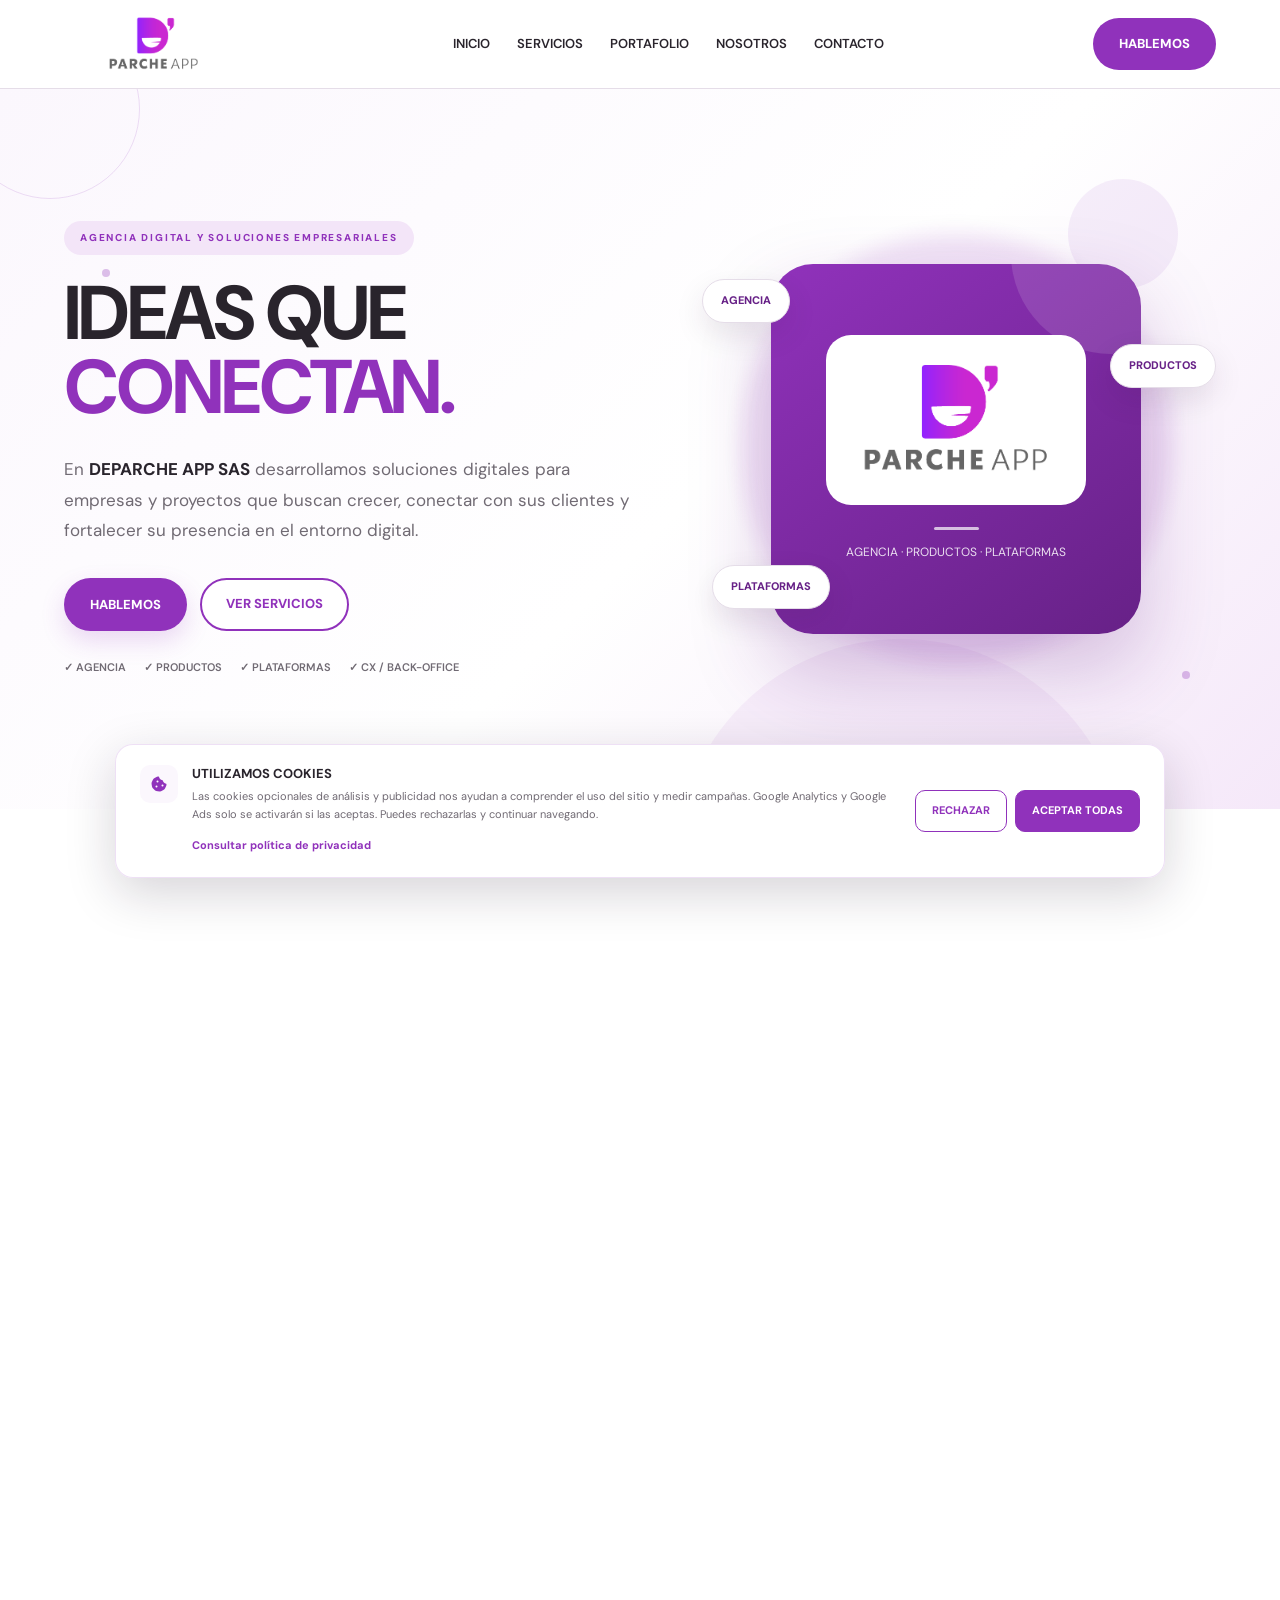
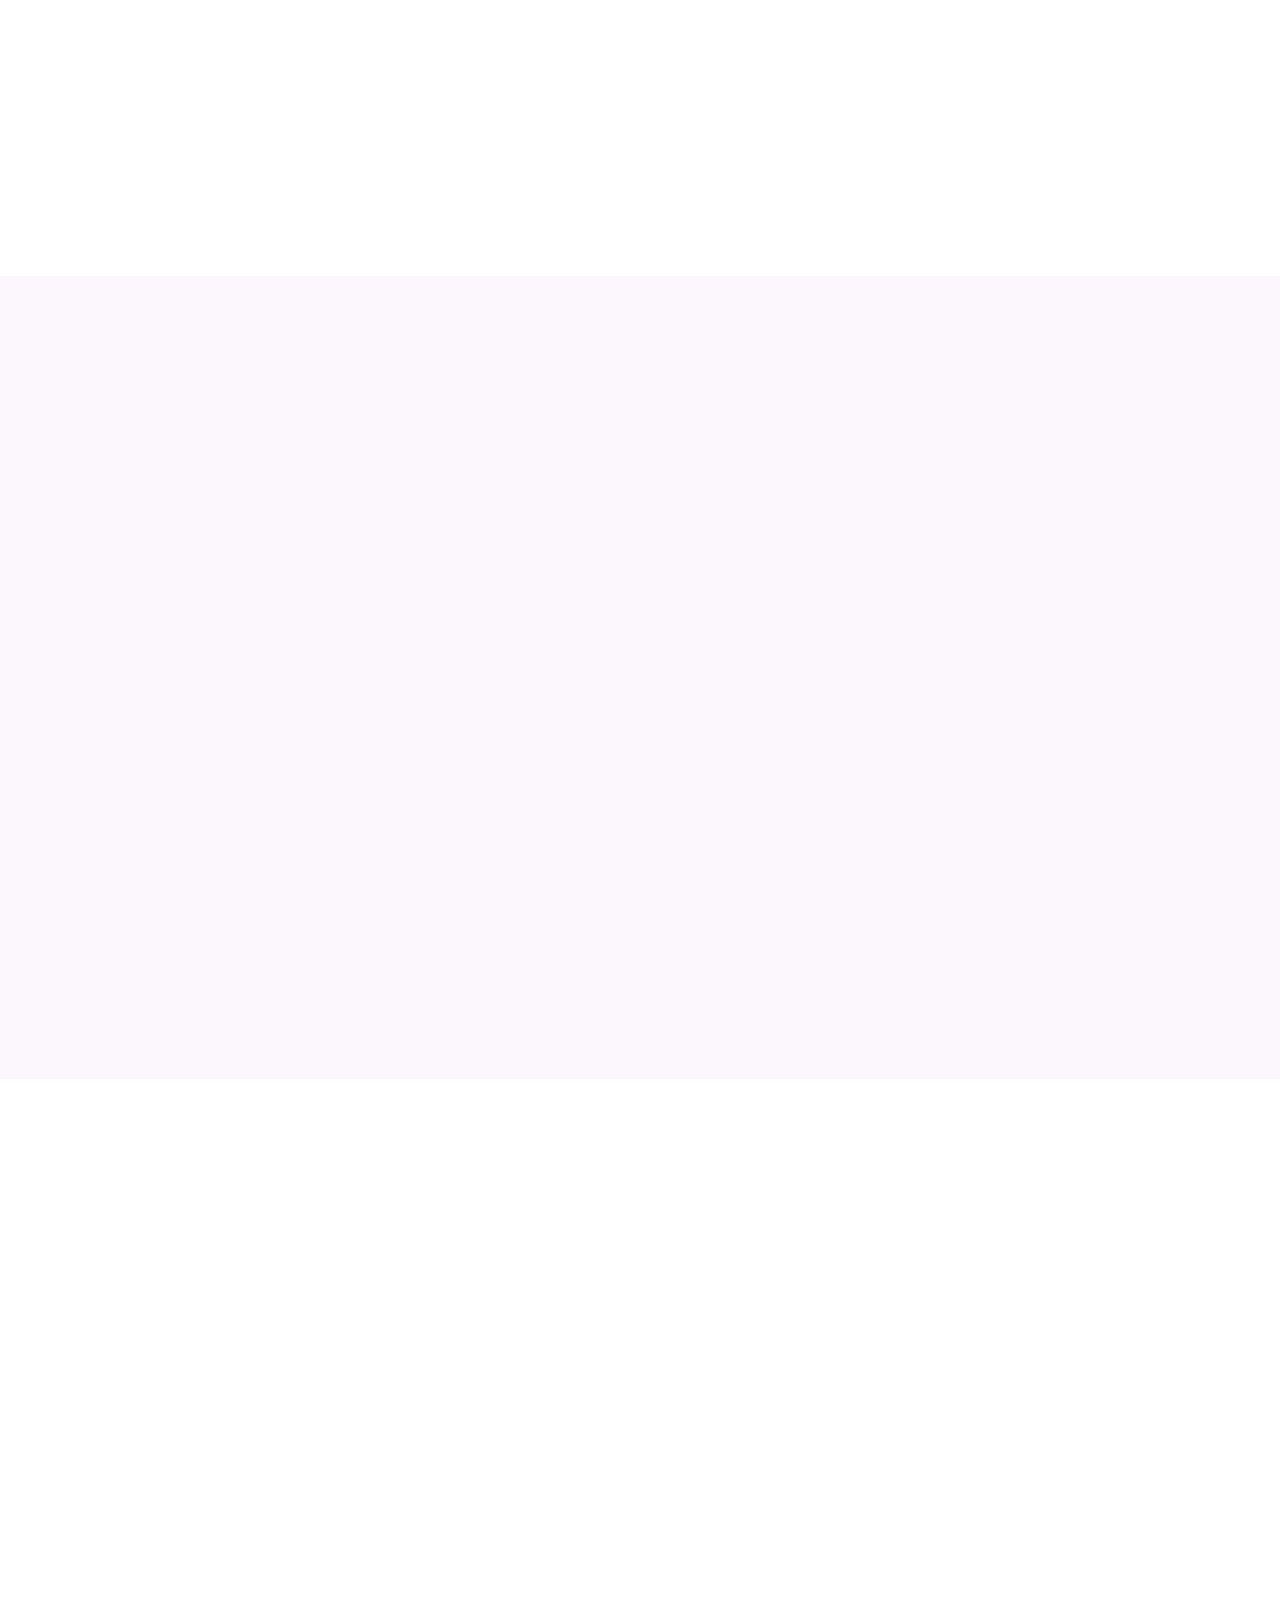
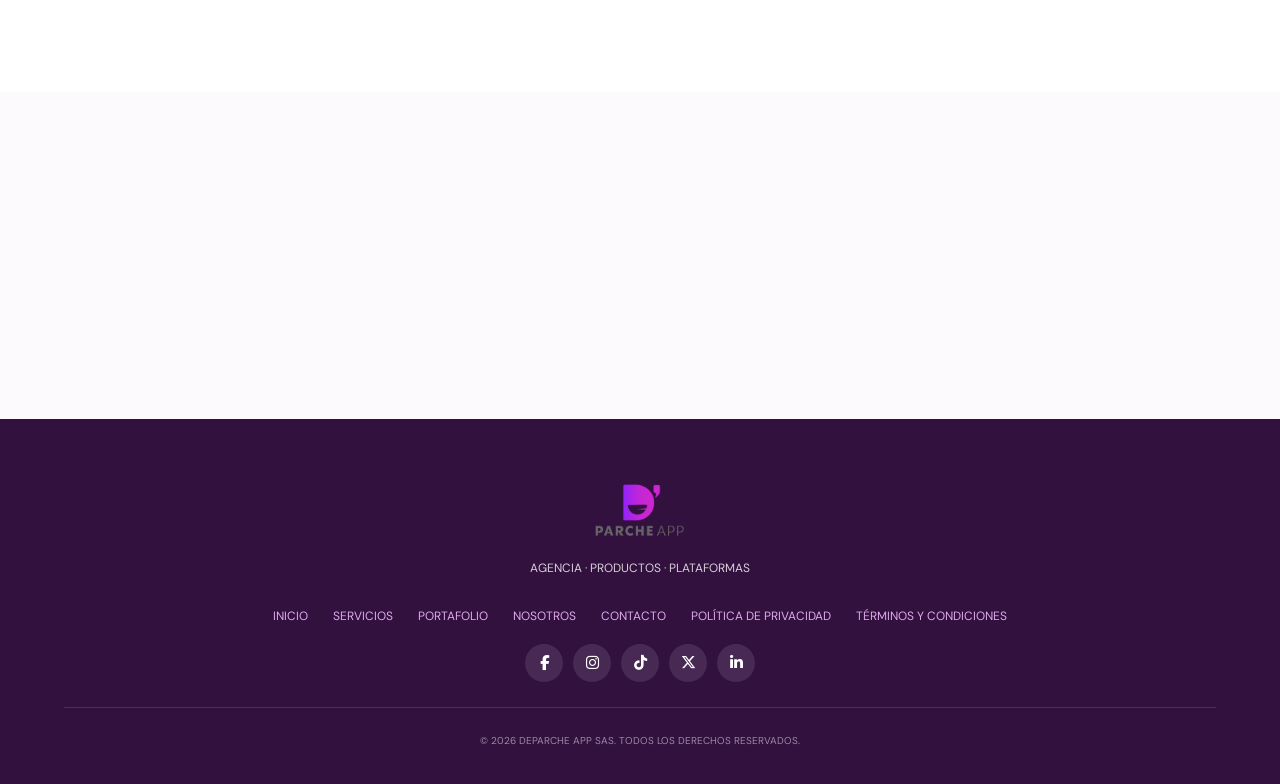
<file: index.html>
<!DOCTYPE html>
<html lang="es">

<head>
    <meta charset="UTF-8">
    <meta name="viewport" content="width=device-width, initial-scale=1.0">

    <meta name="description" content="DEPARCHE APP SAS: marketing digital, contenido, desarrollo web, SEO y soluciones empresariales. Ideas que conectan.">
    <meta name="robots" content="index, follow, max-image-preview:large">
    <meta name="author" content="DEPARCHE APP SAS">
    <meta name="theme-color" content="#9032BB">

    <link rel="canonical" href="https://deparchesas.com/">

    <meta property="og:type" content="website">
    <meta property="og:locale" content="es_CO">
    <meta property="og:site_name" content="DEPARCHE APP SAS">
    <meta property="og:title" content="DEPARCHE APP SAS | Agencia Digital">
    <meta property="og:description" content="Marketing digital, contenido, desarrollo web, SEO y soluciones empresariales.">
    <meta property="og:url" content="https://deparchesas.com/">
    <meta property="og:image" content="https://deparchesas.com/img/deparche-app.png">

    <meta name="twitter:card" content="summary_large_image">
    <meta name="twitter:title" content="DEPARCHE APP SAS | Agencia Digital">
    <meta name="twitter:description" content="Marketing digital, contenido, desarrollo web, SEO y soluciones empresariales.">
    <meta name="twitter:image" content="https://deparchesas.com/img/deparche-app.png">

    <title>DEPARCHE APP SAS | Marketing Digital, Desarrollo Web y SEO</title>

    <script type="application/ld+json">
    {
        "@context": "https://schema.org",
        "@type": "Organization",
        "name": "DEPARCHE APP SAS",
        "url": "https://deparchesas.com/",
        "logo": "https://deparchesas.com/img/logo.png",
        "email": "commercial@deparchesas.com",
        "sameAs": [
            "https://www.instagram.com/deparcheapp",
            "https://www.linkedin.com/company/deparche",
            "https://x.com/deparcheapp_",
            "https://www.tiktok.com/@deparchesas"
        ],
        "description": "Agencia digital, productos digitales, plataformas y soluciones empresariales."
    }
    </script>

    <link rel="icon" type="image/png" href="img/logo.png?v=2">
    <link rel="apple-touch-icon" href="img/logo.png?v=2">

    <link rel="preconnect" href="https://fonts.googleapis.com">
    <link rel="preconnect" href="https://fonts.gstatic.com" crossorigin>

    <link href="https://fonts.googleapis.com/css2?family=DM+Sans:wght@400;500;600;700;800&display=swap" rel="stylesheet">

    <link rel="stylesheet" href="https://cdnjs.cloudflare.com/ajax/libs/font-awesome/6.5.2/css/all.min.css">
    <link rel="stylesheet" href="css/estilos.css">

    <style>
        /* Selector de contacto */
        .contacto-selector {
            position: fixed;
            inset: 0;
            z-index: 9998;
            display: none;
            align-items: flex-end;
            justify-content: center;
            padding: 25px;
            background: rgba(30, 15, 38, .45);
            backdrop-filter: blur(4px);
        }

        .contacto-selector.active {
            display: flex;
        }

        .contacto-selector-card {
            position: relative;
            width: min(430px, 100%);
            padding: 32px;
            border-radius: 24px;
            background: var(--blanco);
            box-shadow: 0 25px 70px rgba(0, 0, 0, .25);
            animation: selectorEntrada .25s ease;
        }

        @keyframes selectorEntrada {
            from { opacity: 0; transform: translateY(20px); }
            to { opacity: 1; transform: translateY(0); }
        }

        .selector-cerrar,
        .modal-inicio-cerrar {
            position: absolute;
            top: 15px;
            right: 15px;
            width: 38px;
            height: 38px;
            border: none;
            border-radius: 50%;
            background: var(--morado-suave);
            color: var(--morado);
            font-size: 19px;
            cursor: pointer;
        }

        .contacto-selector-card > span,
        .modal-inicio-header > span {
            display: block;
            margin-bottom: 8px;
            color: var(--morado);
            font-size: 10px;
            font-weight: 800;
            letter-spacing: 1.5px;
        }

        .contacto-selector-card h2 {
            margin: 0 0 8px;
            font-size: 27px;
        }

        .contacto-selector-card > p {
            margin: 0 0 22px;
            color: var(--gris);
            font-size: 13px;
            line-height: 1.6;
        }

        .opciones-contacto {
            display: grid;
            gap: 12px;
        }

        .opcion-contacto {
            display: flex;
            align-items: center;
            gap: 15px;
            width: 100%;
            padding: 16px;
            border: 1px solid var(--borde);
            border-radius: 15px;
            background: var(--blanco);
            color: var(--texto);
            text-align: left;
            text-decoration: none;
            cursor: pointer;
            transition: all .2s ease;
            box-sizing: border-box;
            font-family: inherit;
        }

        .opcion-contacto:hover {
            transform: translateY(-2px);
            border-color: rgba(144, 50, 187, .3);
            box-shadow: 0 8px 22px rgba(60, 30, 70, .08);
        }

        .opcion-contacto-icono {
            display: flex;
            align-items: center;
            justify-content: center;
            width: 45px;
            height: 45px;
            flex-shrink: 0;
            border-radius: 12px;
            background: var(--morado-suave);
            color: var(--morado);
            font-size: 19px;
        }

        .opcion-contacto strong,
        .opcion-contacto small {
            display: block;
        }

        .opcion-contacto strong {
            margin-bottom: 3px;
            font-size: 13px;
        }

        .opcion-contacto small {
            color: var(--gris);
            font-size: 11px;
        }

        /* Modal del formulario */
        .modal-inicio {
            position: fixed;
            inset: 0;
            z-index: 9999;
            display: none;
            align-items: center;
            justify-content: center;
            padding: 25px;
            background: rgba(30, 15, 38, .72);
            backdrop-filter: blur(7px);
            overflow-y: auto;
        }

        .modal-inicio.active {
            display: flex;
        }

        .modal-inicio-contenido {
            position: relative;
            width: min(650px, 100%);
            max-height: 92vh;
            overflow-y: auto;
            padding: 38px;
            border: 1px solid var(--borde);
            border-radius: 26px;
            background: var(--blanco);
            box-shadow: 0 30px 90px rgba(0, 0, 0, .28);
            animation: modalInicioEntrada .25s ease;
        }

        @keyframes modalInicioEntrada {
            from { opacity: 0; transform: translateY(20px) scale(.98); }
            to { opacity: 1; transform: translateY(0) scale(1); }
        }

        .modal-inicio-header {
            padding-right: 40px;
            margin-bottom: 25px;
        }

        .modal-inicio-header h2 {
            margin: 0 0 8px;
            font-size: 30px;
        }

        .modal-inicio-header p {
            margin: 0;
            color: var(--gris);
            font-size: 13px;
            line-height: 1.6;
        }

        .inicio-form-row {
            display: grid;
            grid-template-columns: 1fr 1fr;
            gap: 17px;
        }

        .inicio-campo {
            margin-bottom: 18px;
        }

        .inicio-campo label {
            display: block;
            margin-bottom: 7px;
            font-size: 12px;
            font-weight: 700;
        }

        .inicio-campo input,
        .inicio-campo select,
        .inicio-campo textarea {
            width: 100%;
            padding: 13px 14px;
            border: 1px solid #DED5E2;
            border-radius: 11px;
            background: var(--blanco);
            color: var(--texto);
            font-family: inherit;
            font-size: 13px;
            outline: none;
            box-sizing: border-box;
        }

        .inicio-campo input:focus,
        .inicio-campo select:focus,
        .inicio-campo textarea:focus {
            border-color: var(--morado);
            box-shadow: 0 0 0 3px rgba(144, 50, 187, .1);
        }

        .inicio-campo textarea {
            min-height: 110px;
            resize: vertical;
        }

        .modal-inicio-boton {
            width: 100%;
            min-height: 50px;
            border: none;
            cursor: pointer;
        }

        .modal-inicio-estado {
            min-height: 20px;
            margin-top: 12px;
            text-align: center;
            font-size: 11px;
            font-weight: 700;
        }

        .modal-inicio-privacidad {
            margin: 12px 0 0;
            color: #77717C;
            text-align: center;
            font-size: 10px;
            line-height: 1.6;
        }
.modal-inicio-privacidad a,
.cookie-texto a {
    color: var(--morado);
}

/* Corrección de color de los enlaces del footer */
.footer-links a,
.footer-links a:visited {
    color: #DFA9ED !important;
}

.footer-links a:hover,
.footer-links a:focus-visible {
    color: #FFFFFF !important;
}

        /* Animaciones al desplazarse */
        .scroll-reveal,
        .scroll-reveal-left,
        .scroll-reveal-right,
        .scroll-scale {
            transition: opacity .8s ease, transform .8s ease;
        }

        .scroll-reveal,
        .scroll-reveal-left,
        .scroll-reveal-right,
        .scroll-scale {
            will-change: opacity, transform;
        }

        .scroll-reveal {
            opacity: 0;
            transform: translateY(45px);
        }

        .scroll-reveal-left {
            opacity: 0;
            transform: translateX(-55px);
        }

        .scroll-reveal-right {
            opacity: 0;
            transform: translateX(55px);
        }

        .scroll-scale {
            opacity: 0;
            transform: scale(.94);
        }

        .scroll-reveal.visible,
        .scroll-reveal-left.visible,
        .scroll-reveal-right.visible,
        .scroll-scale.visible {
            opacity: 1;
            transform: none;
        }

        .reveal-delay-1 { transition-delay: .08s; }
        .reveal-delay-2 { transition-delay: .16s; }
        .reveal-delay-3 { transition-delay: .24s; }
        .reveal-delay-4 { transition-delay: .32s; }

      
/* =====================================================
   AVISO DE COOKIES — DEPARCHE APP SAS
===================================================== */

.cookie-banner {
    position: fixed;
    left: 50%;
    bottom: 22px;
    transform: translateX(-50%);
    z-index: 10000;

    display: flex;
    align-items: center;
    justify-content: space-between;
    gap: 20px;

    width: calc(100% - 44px);
    max-width: 1050px;
    min-width: 0;
    box-sizing: border-box;

    margin: 0;
    padding: 20px 24px;

    border: 1px solid rgba(144, 50, 187, .15);
    border-radius: 18px;

    background: rgba(255, 255, 255, .98);
    box-shadow: 0 15px 50px rgba(30, 15, 38, .18);
    backdrop-filter: blur(12px);
}

.cookie-banner.oculto {
    display: none;
}

.cookie-texto {
    display: flex;
    align-items: flex-start;
    gap: 14px;
    flex: 1 1 auto;
    min-width: 0;
    overflow-wrap: anywhere;
}

.cookie-icono {
    display: flex;
    align-items: center;
    justify-content: center;
    width: 38px;
    height: 38px;
    flex: 0 0 38px;
    border-radius: 10px;
    background: var(--morado-suave);
    color: var(--morado);
}

.cookie-texto h3 {
    margin: 0 0 5px;
    font-size: 13px;
    line-height: 1.4;
}

.cookie-texto p {
    margin: 0 0 8px;
    color: var(--gris);
    font-size: 11px;
    line-height: 1.6;
}

.cookie-texto a {
    display: inline-block;
    color: var(--morado);
    font-size: 11px;
    font-weight: 700;
    overflow-wrap: anywhere;
}

.cookie-acciones {
    display: flex;
    align-items: stretch;
    justify-content: flex-end;
    flex: 0 0 auto;
    flex-wrap: wrap;
    gap: 8px;
    min-width: 0;
    max-width: 100%;
}

.cookie-boton {
    display: inline-flex;
    align-items: center;
    justify-content: center;
    box-sizing: border-box;
    min-width: 0;
    max-width: 100%;
    min-height: 42px;
    padding: 11px 16px;
    border: 1px solid var(--morado);
    border-radius: 10px;
    background: var(--morado);
    color: #fff;
    font-family: inherit;
    font-size: 11px;
    font-weight: 700;
    line-height: 1.4;
    text-align: center;
    white-space: normal;
    overflow-wrap: anywhere;
    cursor: pointer;
    transition: background .2s ease, color .2s ease;
}

#rechazarCookies {
    background: #fff;
    color: var(--morado);
}

.cookie-boton:hover {
    opacity: .88;
}

.cookie-boton:focus-visible {
    outline: 3px solid rgba(144, 50, 187, .3);
    outline-offset: 3px;
}

/* TABLET Y CELULAR */
@media (max-width: 700px) {
    .cookie-banner {
        left: 12px;
        right: 12px;
        bottom: 12px;
        transform: none;
        width: auto;
        max-width: none;
        flex-direction: column;
        align-items: stretch;
        gap: 16px;
        padding: 18px;
    }

    .cookie-texto {
        width: 100%;
        flex: 1 1 auto;
    }

    .cookie-acciones {
        display: flex;
        flex-direction: row;
        flex-wrap: wrap;
        width: 100%;
        gap: 8px;
    }

    .cookie-boton {
        flex: 1 1 120px;
        width: auto;
        min-width: 0;
        padding: 12px 10px;
    }
}

/* TABLET Y CELULARES */
@media (max-width: 700px) {
    .cookie-banner {
        left: 12px;
        right: 12px;
        bottom: 12px;
        transform: none;
        width: auto;
        max-width: none;
        flex-direction: column;
        align-items: stretch;
        gap: 12px;
        padding: 15px;
        border-radius: 15px;
    }

    .cookie-texto {
        width: 100%;
        gap: 10px;
    }

    .cookie-icono {
        width: 32px;
        height: 32px;
        flex: 0 0 32px;
    }

    .cookie-texto h3 {
        font-size: 12px;
    }

    .cookie-texto p {
        font-size: 10px;
        line-height: 1.45;
    }

    .cookie-texto a {
        font-size: 10px;
    }

    .cookie-acciones {
        display: flex;
        flex-direction: row;
        flex-wrap: nowrap;
        width: 100%;
        gap: 8px;
    }

    .cookie-boton {
        flex: 1 1 0;
        width: auto;
        min-width: 0;
        min-height: 36px;
        padding: 8px 5px;
        font-size: 10px;
        border-radius: 8px;
        white-space: nowrap;
    }
}

@media (max-width: 360px) {
    .cookie-boton {
        font-size: 9px;
        padding: 8px 3px;
    }
}


    </style>
</head>
<body>

<!-- =====================================================
     HEADER
===================================================== -->

<header class="header">

<div class="contenedor navegacion">

    <a href="index.html" class="logo">
        <img src="img/logo.png" alt="DEPARCHE APP SAS">
    </a>

    <nav class="menu">
        <a href="index.html">INICIO</a>
        <a href="servicios.html">SERVICIOS</a>
        <a href="portafolio.html">PORTAFOLIO</a>
        <a href="nosotros.html">NOSOTROS</a>
        <a href="contacto.html">CONTACTO</a>
    </nav>

    <a
        href="https://wa.me/573133514030?text=Hola%20DEPARCHE%20APP%20SAS,%20me%20gustaría%20conocer%20más%20sobre%20sus%20servicios."
        class="boton boton-nav"
        target="_blank"
        rel="noopener noreferrer"
    >
        HABLEMOS
    </a>

    <button
        class="menu-mobile"
        id="menuMobile"
        aria-label="Abrir menú"
        type="button"
    >
        ☰
    </button>

</div>

<div class="menu-mobile-content" id="menuMobileContent">
    <a href="index.html">INICIO</a>
    <a href="servicios.html">SERVICIOS</a>
    <a href="portafolio.html">PORTAFOLIO</a>
    <a href="nosotros.html">NOSOTROS</a>
    <a href="contacto.html">CONTACTO</a>
</div>

</header>


<!-- =====================================================
     CONTENIDO PRINCIPAL
===================================================== -->

<main>

<!-- =====================================================
     HERO
===================================================== -->

<section class="hero" id="inicio">

<div class="hero-fondo">
    <div class="circulo circulo-1"></div>
    <div class="circulo circulo-2"></div>
    <div class="circulo circulo-3"></div>
    <div class="punto punto-1"></div>
    <div class="punto punto-2"></div>
</div>

<div class="contenedor hero-contenido">

    <div class="hero-texto scroll-reveal-left">

        <div class="hero-badge">
            AGENCIA DIGITAL Y SOLUCIONES EMPRESARIALES
        </div>

        <h1>
            IDEAS QUE
            <span>CONECTAN.</span>
        </h1>

        <p>
            En <strong>DEPARCHE APP SAS</strong> desarrollamos
            soluciones digitales para empresas y proyectos
            que buscan crecer, conectar con sus clientes y
            fortalecer su presencia en el entorno digital.
        </p>

        <div class="hero-botones">

            <button
                type="button"
                class="boton boton-principal"
                id="botonHablemosHero"
            >
                HABLEMOS
            </button>

            <a href="servicios.html" class="boton boton-outline">
                VER SERVICIOS
            </a>

        </div>

        <div class="hero-caracteristicas">
            <span>✓ AGENCIA</span>
            <span>✓ PRODUCTOS</span>
            <span>✓ PLATAFORMAS</span>
            <span>✓ CX / BACK-OFFICE</span>
        </div>

    </div>

    <div class="hero-logo-area scroll-scale">

        <div class="hero-glow"></div>

        <div class="hero-flotante flotante-1">AGENCIA</div>
        <div class="hero-flotante flotante-2">PLATAFORMAS</div>
        <div class="hero-flotante flotante-3">PRODUCTOS</div>

        <div class="hero-logo-card">

            <div class="logo-brillo"></div>

            <img src="img/logo.png" alt="DEPARCHE APP SAS">

            <div class="logo-linea"></div>

            <p>AGENCIA · PRODUCTOS · PLATAFORMAS</p>

        </div>

    </div>

</div>

</section>


<!-- =====================================================
     SERVICIOS
===================================================== -->

<section class="seccion servicios" id="servicios">

<div class="contenedor">

    <div class="titulo-seccion scroll-reveal">

        <p class="etiqueta">NUESTROS SERVICIOS</p>

        <h2>
            Soluciones digitales para hacer crecer tu negocio.
        </h2>

        <p>
            Integramos estrategia, creatividad, tecnología
            y operación para acompañar diferentes necesidades
            empresariales.
        </p>

    </div>

    <div class="servicios-grid">

        <article class="servicio servicio-destacado scroll-reveal reveal-delay-1">

            <div class="servicio-icono">
                <i class="fa-solid fa-bullhorn"></i>
            </div>

            <span class="servicio-numero">01</span>

            <h3>MARKETING DIGITAL &amp; ADQUISICIÓN</h3>

            <p>
                Impulsamos la visibilidad y el crecimiento
                de tu negocio mediante estrategias comerciales,
                gestión de redes y campañas enfocadas en captar
                clientes potenciales.
            </p>

            <ul>
                <li>Gestión y optimización de redes sociales</li>
                <li>Campañas de pauta publicitaria y tráfico digital</li>
                <li>Estrategias de captación de leads y visibilidad</li>
                <li>Análisis de métricas y optimización de resultados</li>
            </ul>

            <a href="contacto.html">SOLICITAR SERVICIO →</a>

        </article>


        <article class="servicio scroll-reveal reveal-delay-2">

            <div class="servicio-icono">
                <i class="fa-solid fa-photo-film"></i>
            </div>

            <span class="servicio-numero">02</span>

            <h3>CONTENIDO &amp; MEDIOS DIGITALES</h3>

            <p>
                Creamos piezas visuales, material multimedia
                y mensajes estratégicos para comunicar la
                propuesta de valor de tu marca con profesionalismo.
            </p>

            <ul>
                <li>Creación de contenido para redes sociales</li>
                <li>Producción y edición de video digital</li>
                <li>Diseño gráfico y piezas comerciales</li>
                <li>Copywriting y comunicación con asistencia de IA</li>
            </ul>

            <a href="contacto.html">SOLICITAR SERVICIO →</a>

        </article>


        <article class="servicio scroll-reveal reveal-delay-3">

            <div class="servicio-icono">
                <i class="fa-solid fa-code"></i>
            </div>

            <span class="servicio-numero">03</span>

            <h3>SOLUCIONES WEB &amp; SEO</h3>

            <p>
                Desarrollamos infraestructura web moderna,
                sitios corporativos y soluciones orientadas
                a mejorar la presencia digital de tu marca.
            </p>

            <ul>
                <li>Desarrollo de páginas web y aplicativos</li>
                <li>Optimización SEO y posicionamiento técnico</li>
                <li>Arquitectura web enfocada en UI/UX</li>
                <li>Actualización, velocidad y mantenimiento técnico</li>
            </ul>

            <a href="contacto.html">SOLICITAR SERVICIO →</a>

        </article>


        <article class="servicio scroll-reveal reveal-delay-4">

            <div class="servicio-icono">
                <i class="fa-solid fa-headset"></i>
            </div>

            <span class="servicio-numero">04</span>

            <h3>OPERACIONES, CRM &amp; SOPORTE</h3>

            <p>
                Apoyamos la operación de tu empresa mediante
                organización de información, herramientas CRM,
                automatización y soporte al cliente.
            </p>

            <ul>
                <li>Implementación y administración de CRM</li>
                <li>Atención al cliente y soporte operativo</li>
                <li>Automatización de flujos e Inteligencia Artificial</li>
                <li>Datos, reportes y gestión administrativa</li>
            </ul>

            <a href="contacto.html">SOLICITAR SERVICIO →</a>

        </article>

    </div>

</div>

</section>


<!-- =====================================================
     NOSOTROS
===================================================== -->

<section class="seccion nosotros" id="nosotros">

<div class="contenedor nosotros-grid">

    <div class="nosotros-contenido scroll-reveal-left">

        <p class="etiqueta">SOBRE DEPARCHE APP SAS</p>

        <h2>AGENCIA, PRODUCTOS Y PLATAFORMAS.</h2>

        <p>
            En <strong>DEPARCHE APP SAS</strong> trabajamos
            en la creación de soluciones digitales que
            conectan estrategia, creatividad, tecnología
            y operación.
        </p>

        <p>
            Nuestro enfoque combina servicios de agencia,
            desarrollo de productos digitales, plataformas
            tecnológicas y apoyo operativo para responder
            a diferentes necesidades empresariales.
        </p>

        <div class="nosotros-datos">

            <div class="scroll-reveal reveal-delay-1">
                <strong>AGENCIA</strong>
                <span>Estrategia, marketing y adquisición digital.</span>
            </div>

            <div class="scroll-reveal reveal-delay-2">
                <strong>PRODUCTOS</strong>
                <span>Contenido y productos digitales.</span>
            </div>

            <div class="scroll-reveal reveal-delay-3">
                <strong>PLATAFORMAS</strong>
                <span>Tecnología, web y soluciones digitales.</span>
            </div>

            <div class="scroll-reveal reveal-delay-4">
                <strong>CX / BACK-OFFICE</strong>
                <span>Operación, soporte y organización empresarial.</span>
            </div>

        </div>

    </div>

    <div class="nosotros-visual scroll-scale">

        <div class="nosotros-circulo"></div>

        <div class="nosotros-logo">
            <img src="img/logo.png" alt="DEPARCHE APP SAS">
        </div>

        <p class="nosotros-frase">
            AGENCIA · PRODUCTOS · PLATAFORMAS
        </p>

    </div>

</div>

</section>


<!-- =====================================================
     PROCESO
===================================================== -->

<section class="seccion proceso">

<div class="contenedor">

    <div class="titulo-seccion scroll-reveal">

        <p class="etiqueta">NUESTRO PROCESO</p>

        <h2>DE LA IDEA A LA SOLUCIÓN.</h2>

        <p>
            Trabajamos de manera organizada para comprender
            cada necesidad y desarrollar una propuesta.
        </p>

    </div>

    <div class="proceso-grid">

        <article class="paso scroll-reveal reveal-delay-1">
            <span>01</span>
            <h3>ESCUCHAMOS</h3>
            <p>Conocemos tu necesidad, objetivo o idea.</p>
        </article>

        <article class="paso scroll-reveal reveal-delay-2">
            <span>02</span>
            <h3>ANALIZAMOS</h3>
            <p>
                Organizamos la información y definimos
                una propuesta adecuada.
            </p>
        </article>

        <article class="paso scroll-reveal reveal-delay-3">
            <span>03</span>
            <h3>CREAMOS</h3>
            <p>
                Desarrollamos el contenido, producto,
                plataforma o apoyo que necesita tu proyecto.
            </p>
        </article>

        <article class="paso scroll-reveal reveal-delay-4">
            <span>04</span>
            <h3>ENTREGAMOS</h3>
            <p>
                Presentamos el resultado y brindamos
                acompañamiento.
            </p>
        </article>

    </div>

</div>

</section>


<!-- =====================================================
     LLAMADO A LA ACCIÓN
===================================================== -->

<section class="cta scroll-scale">

<div class="contenedor cta-contenido">

    <div>

        <p class="etiqueta">¿TIENES UNA IDEA?</p>

        <h2>
            HABLEMOS Y ENCONTREMOS UNA SOLUCIÓN PARA TU PROYECTO.
        </h2>

    </div>

    <button
        type="button"
        class="boton boton-blanco"
        id="botonContactarnosInicio"
    >
        CONTACTARNOS
    </button>

</div>

</section>

</main>
<!-- =====================================================
     SELECTOR DE CONTACTO
===================================================== -->

<div
    class="contacto-selector"
    id="contactoSelectorInicio"
    aria-hidden="true"
>
    <div class="contacto-selector-card">

        <button
            type="button"
            class="selector-cerrar"
            id="cerrarSelectorInicio"
            aria-label="Cerrar"
        >
            <i class="fa-solid fa-xmark"></i>
        </button>

        <span>HABLEMOS</span>

        <h2>¿CÓMO QUIERES CONTACTARNOS?</h2>

        <p>
            Elige el canal que prefieras para hablar
            con DEPARCHE APP SAS.
        </p>

        <div class="opciones-contacto">

            <a
                href="https://wa.me/573133514030?text=Hola%20DEPARCHE%20APP%20SAS,%20me%20gustaría%20conocer%20más%20sobre%20sus%20servicios."
                class="opcion-contacto"
                target="_blank"
                rel="noopener noreferrer"
            >
                <div class="opcion-contacto-icono">
                    <i class="fa-brands fa-whatsapp"></i>
                </div>

                <div>
                    <strong>WHATSAPP</strong>
                    <small>Escríbenos directamente</small>
                </div>
            </a>

            <button
                type="button"
                class="opcion-contacto"
                id="opcionCorreoInicio"
            >
                <div class="opcion-contacto-icono">
                    <i class="fa-solid fa-envelope"></i>
                </div>

                <div>
                    <strong>CORREO ELECTRÓNICO</strong>
                    <small>Envíanos los detalles de tu proyecto</small>
                </div>
            </button>

        </div>
    </div>
</div>


<!-- =====================================================
     MODAL DEL FORMULARIO
===================================================== -->

<div
    class="modal-inicio"
    id="modalInicio"
    aria-hidden="true"
>
    <div
        class="modal-inicio-contenido"
        role="dialog"
        aria-modal="true"
        aria-labelledby="tituloModalInicio"
    >

        <button
            type="button"
            class="modal-inicio-cerrar"
            id="cerrarModalInicio"
            aria-label="Cerrar formulario"
        >
            <i class="fa-solid fa-xmark"></i>
        </button>

        <div class="modal-inicio-header">

            <span>HABLEMOS DE TU PROYECTO</span>

            <h2 id="tituloModalInicio">CUÉNTANOS TU IDEA.</h2>

            <p>
                Completa tus datos para que podamos recibir
                y revisar tu solicitud.
            </p>

        </div>

        <form id="formularioContactoInicio">

            <input
                type="hidden"
                name="access_key"
                value="834635d6-a9bf-46e1-8f74-55bf79fd12eb"
            >

            <input
                type="hidden"
                name="subject"
                value="Nueva solicitud desde Inicio - DEPARCHE APP SAS"
            >

            <input
                type="hidden"
                name="from_name"
                value="Formulario Inicio - DEPARCHE APP SAS"
            >

            <div class="inicio-form-row">

                <div class="inicio-campo">
                    <label for="nombreInicio">Nombre *</label>

                    <input
                        type="text"
                        id="nombreInicio"
                        name="nombre"
                        placeholder="Tu nombre"
                        autocomplete="name"
                        required
                    >
                </div>

                <div class="inicio-campo">
                    <label for="empresaInicio">Empresa</label>

                    <input
                        type="text"
                        id="empresaInicio"
                        name="empresa"
                        placeholder="Nombre de tu empresa"
                        autocomplete="organization"
                    >
                </div>

            </div>

            <div class="inicio-form-row">

                <div class="inicio-campo">
                    <label for="emailInicio">Correo electrónico *</label>

                    <input
                        type="email"
                        id="emailInicio"
                        name="email"
                        placeholder="tu@correo.com"
                        autocomplete="email"
                        required
                    >
                </div>

                <div class="inicio-campo">
                    <label for="telefonoInicio">Teléfono</label>

                    <input
                        type="tel"
                        id="telefonoInicio"
                        name="telefono"
                        placeholder="+57 300 000 0000"
                        autocomplete="tel"
                    >
                </div>

            </div>

            <div class="inicio-campo">
                <label for="servicioInicio">Servicio de interés *</label>

                <select id="servicioInicio" name="servicio" required>
                    <option value="">Selecciona un servicio</option>
                    <option value="Marketing Digital y Adquisición">
                        Marketing Digital y Adquisición
                    </option>
                    <option value="Contenido y Medios Digitales">
                        Contenido y Medios Digitales
                    </option>
                    <option value="Soluciones Web y SEO">
                        Soluciones Web y SEO
                    </option>
                    <option value="Operaciones, CRM y Soporte">
                        Operaciones, CRM y Soporte
                    </option>
                </select>
            </div>

            <div class="inicio-campo">
                <label for="mensajeInicio">Cuéntanos sobre tu proyecto</label>

                <textarea
                    id="mensajeInicio"
                    name="mensaje"
                    placeholder="Cuéntanos qué necesitas..."
                ></textarea>
            </div>

            <div class="inicio-campo">
                <label>
                    <input
                        type="checkbox"
                        name="autorizacion_datos"
                        value="Aceptada"
                        required
                    >
                    He leído la
                    <a href="politica-privacidad.html" target="_blank">
                        política de privacidad
                    </a>
                    y autorizo el tratamiento de mis datos para gestionar
                    esta solicitud.
                </label>
            </div>

            <input
                type="checkbox"
                name="botcheck"
                style="display:none"
                tabindex="-1"
                autocomplete="off"
            >

            <button
                type="submit"
                class="boton boton-principal modal-inicio-boton"
                id="botonEnviarInicio"
            >
                <span id="textoBotonInicio">ENVIAR SOLICITUD</span>
            </button>

            <p
                class="modal-inicio-estado"
                id="mensajeFormularioInicio"
                aria-live="polite"
            ></p>

        </form>

    </div>
</div>


<!-- =====================================================
     AVISO DE COOKIES
===================================================== -->

<div
    class="cookie-banner"
    id="cookieBanner"
    role="dialog"
    aria-label="Preferencias de cookies"
>
    <div class="cookie-texto">

        <div class="cookie-icono">
            <i class="fa-solid fa-cookie-bite"></i>
        </div>

        <div>
            <h3>UTILIZAMOS COOKIES</h3>

            <p>
                Las cookies opcionales de análisis y publicidad nos ayudan
                a comprender el uso del sitio y medir campañas. Google
                Analytics y Google Ads solo se activarán si las aceptas.
                Puedes rechazarlas y continuar navegando.
            </p>

            <a href="politica-privacidad.html">
                Consultar política de privacidad
            </a>
        </div>

    </div>

    <div class="cookie-acciones">

        <button
            type="button"
            class="cookie-boton"
            id="rechazarCookies"
        >
            RECHAZAR
        </button>

        <button
            type="button"
            class="cookie-boton"
            id="aceptarCookies"
        >
            ACEPTAR TODAS
        </button>

    </div>
</div>


<!-- =====================================================
     FOOTER
===================================================== -->

<footer class="footer">

<div class="contenedor footer-contenido">

    <img
        src="img/logo.png"
        alt="DEPARCHE APP SAS"
        class="footer-logo"
    >

    <p>AGENCIA · PRODUCTOS · PLATAFORMAS</p>

    <div class="footer-links">
        <a href="index.html">INICIO</a>
        <a href="servicios.html">SERVICIOS</a>
        <a href="portafolio.html">PORTAFOLIO</a>
        <a href="nosotros.html">NOSOTROS</a>
        <a href="contacto.html">CONTACTO</a>
        <a href="politica-privacidad.html">POLÍTICA DE PRIVACIDAD</a>
        <a href="terminos-condiciones.html">TÉRMINOS Y CONDICIONES</a>
    </div>

    <div class="footer-redes">

        <a
            href="https://www.facebook.com/share/1L8ehq9Eez/?mibextid=wwXIfr"
            aria-label="Facebook"
            target="_blank"
            rel="noopener noreferrer"
        >
            <i class="fa-brands fa-facebook-f"></i>
        </a>

        <a
            href="https://www.instagram.com/deparcheapp"
            aria-label="Instagram"
            target="_blank"
            rel="noopener noreferrer"
        >
            <i class="fa-brands fa-instagram"></i>
        </a>

        <a
            href="https://www.tiktok.com/@deparchesas"
            aria-label="TikTok"
            target="_blank"
            rel="noopener noreferrer"
        >
            <i class="fa-brands fa-tiktok"></i>
        </a>

        <a
            href="https://x.com/deparcheapp_"
            aria-label="X"
            target="_blank"
            rel="noopener noreferrer"
        >
            <i class="fa-brands fa-x-twitter"></i>
        </a>

        <a
            href="https://www.linkedin.com/company/deparche"
            aria-label="LinkedIn"
            target="_blank"
            rel="noopener noreferrer"
        >
            <i class="fa-brands fa-linkedin-in"></i>
        </a>

    </div>

    <div class="footer-linea"></div>

    <p class="copyright">
        © 2026 DEPARCHE APP SAS. TODOS LOS DERECHOS RESERVADOS.
    </p>

</div>

</footer>

<script src="js/script.js"></script>
<script src="js/cookies.js"></script>

</body>
</html>
</file>
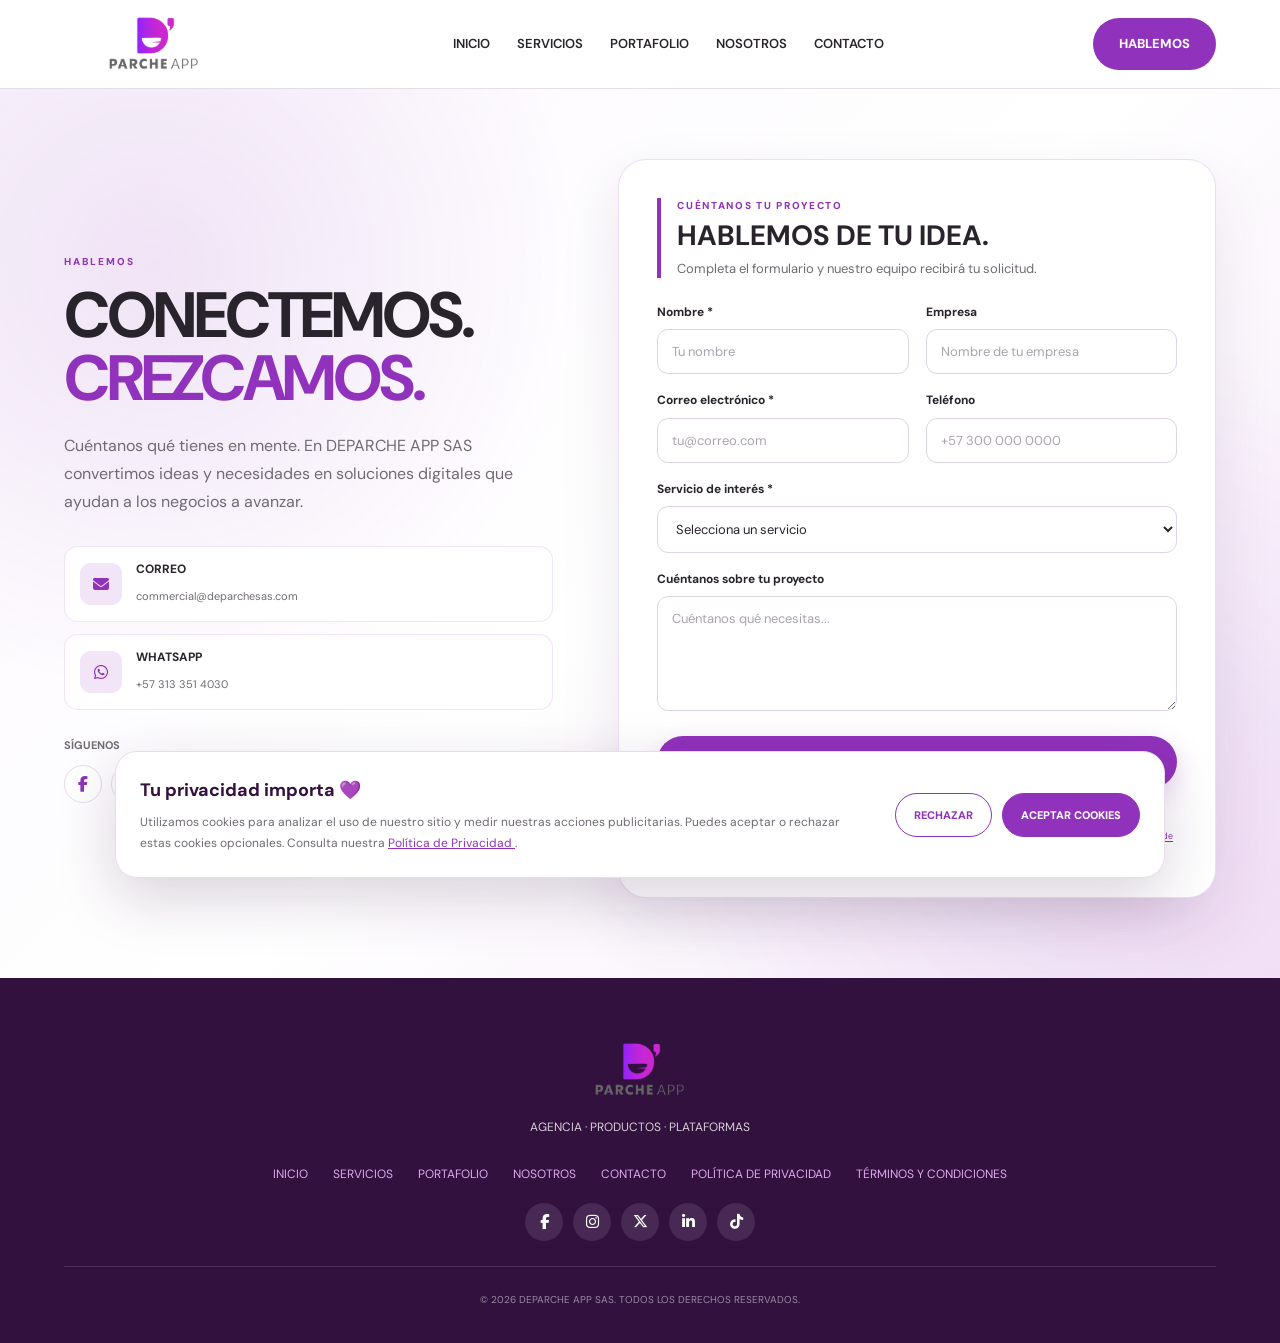
<file: contacto.html>
<!DOCTYPE html>
<html lang="es">

<head>

<meta charset="UTF-8">

<meta
    name="viewport"
    content="width=device-width, initial-scale=1.0"
>

<meta
    name="description"
    content="Contacta a DEPARCHE APP SAS y cuéntanos cómo podemos ayudarte a impulsar tu negocio."
>

<title>CONTACTO | DEPARCHE APP SAS</title>

<!-- FAVICON -->
<link rel="icon" type="image/png" href="img/logo.png">
<link rel="apple-touch-icon" href="img/logo.png">

<!-- FUENTE -->
<link rel="preconnect" href="https://fonts.googleapis.com">
<link rel="preconnect" href="https://fonts.gstatic.com" crossorigin>

<link
    href="https://fonts.googleapis.com/css2?family=DM+Sans:wght@400;500;600;700;800&display=swap"
    rel="stylesheet"
>

<!-- ICONOS -->
<link
    rel="stylesheet"
    href="https://cdnjs.cloudflare.com/ajax/libs/font-awesome/6.5.2/css/all.min.css"
>

<!-- ESTILOS PRINCIPALES -->
<link rel="stylesheet" href="css/estilos.css">

<style>

/* =====================================================
   PÁGINA DE CONTACTO
===================================================== */

.contacto-page {
    position: relative;
    overflow-x: hidden;
}

.contacto-hero {
    padding: 70px 0 80px;
    background:
        radial-gradient(circle at 12% 20%, rgba(144, 50, 187, 0.11), transparent 32%),
        radial-gradient(circle at 88% 80%, rgba(144, 50, 187, 0.09), transparent 35%),
        linear-gradient(135deg, #FBF7FD 0%, #FFFFFF 52%, #F5E8F9 100%);
}

.contacto-hero-grid {
    display: grid;
    grid-template-columns: 0.9fr 1.1fr;
    gap: 65px;
    align-items: center;
}

/* PRESENTACIÓN */

.contacto-presentacion {
    max-width: 520px;
}

.contacto-presentacion .etiqueta {
    margin-bottom: 15px;
}

.contacto-presentacion h1 {
    font-size: clamp(42px, 5vw, 66px);
    line-height: 0.98;
    letter-spacing: -3px;
    margin: 0 0 22px;
}

.contacto-presentacion h1 span {
    display: block;
    color: var(--morado);
}

.contacto-presentacion > p:not(.etiqueta) {
    color: var(--gris);
    font-size: 16px;
    line-height: 1.75;
    margin: 0;
}

/* INFORMACIÓN */

.contacto-lista {
    margin-top: 30px;
    display: flex;
    flex-direction: column;
    gap: 12px;
}

.contacto-lista-item {
    display: flex;
    align-items: center;
    gap: 14px;
    padding: 13px 15px;
    background: rgba(255,255,255,0.92);
    border: 1px solid rgba(144, 50, 187, 0.13);
    border-radius: 14px;
    transition: transform 0.25s ease, box-shadow 0.25s ease, border-color 0.25s ease;
}

.contacto-lista-item:hover {
    transform: translateX(5px);
    border-color: rgba(144, 50, 187, 0.28);
    box-shadow: 0 10px 28px rgba(144, 50, 187, 0.09);
}

.contacto-lista-icono {
    width: 42px;
    height: 42px;
    flex-shrink: 0;
    display: flex;
    align-items: center;
    justify-content: center;
    border-radius: 11px;
    background: var(--morado-claro);
    color: var(--morado);
}

.contacto-lista-item strong {
    display: block;
    font-size: 12px;
    margin-bottom: 3px;
}

.contacto-lista-item a {
    color: var(--gris);
    font-size: 11px;
    text-decoration: none;
    transition: color 0.2s ease;
}

.contacto-lista-item a:hover {
    color: var(--morado);
}

/* REDES */

.contacto-redes {
    margin-top: 27px;
}

.contacto-redes > p {
    color: var(--gris);
    font-size: 11px;
    font-weight: 700;
    margin-bottom: 11px;
}

.contacto-redes-botones {
    display: flex;
    gap: 9px;
    flex-wrap: wrap;
}

.contacto-red-social {
    width: 38px;
    height: 38px;
    display: flex;
    align-items: center;
    justify-content: center;
    border: 1px solid var(--borde);
    border-radius: 50%;
    background: var(--blanco);
    color: var(--morado);
    text-decoration: none;
    transition: all 0.25s ease;
}

.contacto-red-social:hover {
    background: var(--morado);
    color: var(--blanco);
    transform: translateY(-3px);
}

/* FORMULARIO */

.contacto-formulario {
    background: #FFFFFF;
    padding: 38px;
    border: 1px solid rgba(144, 50, 187, 0.16);
    border-radius: 28px;
    box-shadow: 0 25px 60px rgba(60, 30, 70, 0.10);
}

.contacto-formulario-header {
    border-left: 4px solid var(--morado);
    padding-left: 16px;
    margin-bottom: 25px;
}

.contacto-formulario-header span {
    display: block;
    color: var(--morado);
    font-size: 10px;
    font-weight: 800;
    letter-spacing: 1.7px;
    margin-bottom: 7px;
}

.contacto-formulario-header h2 {
    font-size: 28px;
    line-height: 1.1;
    margin: 0 0 7px;
}

.contacto-formulario-header p {
    color: var(--gris);
    font-size: 13px;
    line-height: 1.5;
    margin: 0;
}

.contacto-form-row {
    display: grid;
    grid-template-columns: 1fr 1fr;
    gap: 17px;
}

.contacto-campo {
    margin-bottom: 17px;
}

.contacto-campo label {
    display: block;
    font-size: 12px;
    font-weight: 700;
    margin-bottom: 7px;
}

.contacto-campo input,
.contacto-campo select,
.contacto-campo textarea {
    width: 100%;
    padding: 13px 14px;
    border: 1px solid #DED5E2;
    border-radius: 11px;
    background: #FFFFFF;
    color: var(--texto);
    font-family: inherit;
    font-size: 13px;
    outline: none;
    transition: border-color 0.2s ease, box-shadow 0.2s ease;
}

.contacto-campo input::placeholder,
.contacto-campo textarea::placeholder {
    color: var(--gris-claro);
}

.contacto-campo input:focus,
.contacto-campo select:focus,
.contacto-campo textarea:focus {
    border-color: var(--morado);
    box-shadow: 0 0 0 3px rgba(144, 50, 187, 0.10);
}

.contacto-campo textarea {
    min-height: 115px;
    resize: vertical;
}

.contacto-boton {
    width: 100%;
    min-height: 52px;
    border: none;
    cursor: pointer;
}

.contacto-boton:disabled {
    opacity: 0.65;
    cursor: wait;
}

.contacto-estado {
    min-height: 20px;
    margin-top: 13px;
    text-align: center;
    font-size: 11px;
    font-weight: 600;
    line-height: 1.5;
}

.contacto-privacidad {
    margin-top: 8px;
    color: #99939C;
    text-align: center;
    font-size: 9px;
    line-height: 1.7;
}

.contacto-privacidad a {
    color: var(--morado);
    text-decoration: underline;
    text-underline-offset: 2px;
}

.contacto-privacidad a:hover {
    color: var(--morado-oscuro);
}

/* ANIMACIONES */

.animar-scroll,
.animar-izquierda,
.animar-derecha,
.animar-escala {
    opacity: 0;
    transition: opacity 0.8s ease, transform 0.8s cubic-bezier(.22,1,.36,1);
}

.animar-scroll {
    transform: translateY(45px);
}

.animar-izquierda {
    transform: translateX(-55px);
}

.animar-derecha {
    transform: translateX(55px);
}

.animar-escala {
    transform: scale(.92);
}

.animar-scroll.visible,
.animar-izquierda.visible,
.animar-derecha.visible,
.animar-escala.visible {
    opacity: 1;
    transform: translate(0, 0) scale(1);
}

/* RETARDOS */

.retraso-1 { transition-delay: .10s; }
.retraso-2 { transition-delay: .20s; }
.retraso-3 { transition-delay: .30s; }
.retraso-4 { transition-delay: .40s; }
.retraso-5 { transition-delay: .50s; }

/* =====================================================
   BANNER DE COOKIES
===================================================== */

.cookie-banner {
    position: fixed;
    z-index: 10000;
    left: 50%;
    bottom: 22px;
    transform: translateX(-50%);
    width: calc(100% - 32px);
    max-width: 1050px;
    padding: 24px;
    display: flex;
    align-items: center;
    gap: 22px;
    background: #FFFFFF;
    border: 1px solid #E5DDE8;
    border-radius: 22px;
    box-shadow: 0 20px 60px rgba(50, 17, 63, 0.18);
}

.cookie-banner.oculto {
    display: none;
}

.cookie-contenido {
    flex: 1;
}

.cookie-contenido h2 {
    color: #32113F;
    font-size: 18px;
    margin-bottom: 7px;
}

.cookie-contenido p {
    color: #706A73;
    font-size: 12px;
    line-height: 1.7;
}

.cookie-contenido a {
    color: #9032BB;
    text-decoration: underline;
}

.cookie-acciones {
    display: flex;
    flex-wrap: wrap;
    gap: 10px;
}

.cookie-boton {
    min-height: 44px;
    padding: 12px 18px;
    border: 1px solid #9032BB;
    border-radius: 50px;
    background: #FFFFFF;
    color: #9032BB;
    font-size: 11px;
    font-weight: 800;
    cursor: pointer;
}

.cookie-boton:hover {
    background: #F3E5F8;
}

#aceptarCookies {
    background: #9032BB;
    color: #FFFFFF;
}

#aceptarCookies:hover {
    background: #672187;
}

.cookie-boton:focus-visible {
    outline: 3px solid rgba(144, 50, 187, 0.3);
    outline-offset: 3px;
}

/* RESPONSIVE */

@media (max-width: 950px) {
    .contacto-hero {
        padding: 60px 0 70px;
    }

    .contacto-hero-grid {
        grid-template-columns: 1fr;
        gap: 45px;
    }

    .contacto-presentacion {
        max-width: 700px;
        margin: auto;
        text-align: center;
    }

    .contacto-lista {
        max-width: 520px;
        margin: 28px auto 0;
        text-align: left;
    }

    .contacto-redes {
        display: flex;
        flex-direction: column;
        align-items: center;
    }

    .contacto-formulario {
        max-width: 700px;
        width: 100%;
        margin: auto;
    }
}

@media (max-width: 700px) {
    .cookie-banner {
        bottom: 12px;
        padding: 19px;
        flex-direction: column;
        align-items: stretch;
        gap: 15px;
        max-height: 85vh;
        overflow-y: auto;
    }

    .cookie-contenido h2 {
        font-size: 16px;
    }

    .cookie-acciones {
        flex-direction: column-reverse;
    }

    .cookie-boton {
        width: 100%;
    }
}

@media (max-width: 600px) {
    .contacto-hero {
        padding: 45px 0 60px;
    }

    .contacto-presentacion h1 {
        font-size: 43px;
        letter-spacing: -2px;
    }

    .contacto-formulario {
        padding: 25px;
        border-radius: 22px;
    }

    .contacto-form-row {
        grid-template-columns: 1fr;
        gap: 0;
    }
}

/* ACCESIBILIDAD */

@media (prefers-reduced-motion: reduce) {
    .animar-scroll,
    .animar-izquierda,
    .animar-derecha,
    .animar-escala {
        opacity: 1;
        transform: none;
        transition: none;
    }
}

</style>

</head>

<body class="contacto-page">

<!-- HEADER -->

<header class="header">

<div class="contenedor navegacion">

    <a href="index.html" class="logo">
        <img src="img/logo.png" alt="DEPARCHE APP SAS">
    </a>

    <nav class="menu">
        <a href="index.html">INICIO</a>
        <a href="index.html#servicios">SERVICIOS</a>
        <a href="portafolio.html">PORTAFOLIO</a>
        <a href="nosotros.html">NOSOTROS</a>
        <a href="contacto.html">CONTACTO</a>
    </nav>

    <a
        href="https://wa.me/573133514030"
        class="boton boton-nav"
        target="_blank"
        rel="noopener noreferrer"
        aria-label="Contactar por WhatsApp"
    >
        HABLEMOS
    </a>

    <button
        type="button"
        class="menu-mobile"
        id="menuMobile"
        aria-label="Abrir menú"
        aria-expanded="false"
    >
        ☰
    </button>

</div>

<div class="menu-mobile-content" id="menuMobileContent">

    <a href="index.html">INICIO</a>
    <a href="index.html#servicios">SERVICIOS</a>
    <a href="portafolio.html">PORTAFOLIO</a>
    <a href="nosotros.html">NOSOTROS</a>
    <a href="contacto.html">CONTACTO</a>

</div>

</header>

<!-- CONTENIDO -->

<main>

<section class="contacto-hero">

<div class="contenedor contacto-hero-grid">

    <!-- INFORMACIÓN -->

    <div class="contacto-presentacion animar-izquierda">

        <p class="etiqueta">HABLEMOS</p>

        <h1 class="animar-scroll retraso-1">
            CONECTEMOS.
            <span>CREZCAMOS.</span>
        </h1>

        <p class="animar-scroll retraso-2">
            Cuéntanos qué tienes en mente.
            En DEPARCHE APP SAS convertimos
            ideas y necesidades en soluciones
            digitales que ayudan a los negocios
            a avanzar.
        </p>

        <div class="contacto-lista">

            <div class="contacto-lista-item animar-scroll retraso-3">

                <div class="contacto-lista-icono">
                    <i class="fa-solid fa-envelope"></i>
                </div>

                <div>
                    <strong>CORREO</strong>
                    <a href="mailto:commercial@deparchesas.com">
                        commercial@deparchesas.com
                    </a>
                </div>

            </div>

            <div class="contacto-lista-item animar-scroll retraso-4">

                <div class="contacto-lista-icono">
                    <i class="fa-brands fa-whatsapp"></i>
                </div>

                <div>
                    <strong>WHATSAPP</strong>
                    <a
                        href="https://wa.me/573133514030"
                        target="_blank"
                        rel="noopener noreferrer"
                    >
                        +57 313 351 4030
                    </a>
                </div>

            </div>

        </div>

        <!-- REDES -->

        <div class="contacto-redes animar-escala retraso-5">

            <p>SÍGUENOS</p>

            <div class="contacto-redes-botones">

                <a
                    href="https://www.facebook.com/share/1L8ehq9Eez/?mibextid=wwXIfr"
                    class="contacto-red-social"
                    target="_blank"
                    rel="noopener noreferrer"
                    aria-label="Facebook"
                >
                    <i class="fa-brands fa-facebook-f"></i>
                </a>

                <a
                    href="https://www.instagram.com/deparcheapp"
                    class="contacto-red-social"
                    target="_blank"
                    rel="noopener noreferrer"
                    aria-label="Instagram"
                >
                    <i class="fa-brands fa-instagram"></i>
                </a>

                <a
                    href="https://x.com/deparcheapp_?s=11"
                    class="contacto-red-social"
                    target="_blank"
                    rel="noopener noreferrer"
                    aria-label="X"
                >
                    <i class="fa-brands fa-x-twitter"></i>
                </a>

                <a
                    href="https://www.linkedin.com/company/deparche"
                    class="contacto-red-social"
                    target="_blank"
                    rel="noopener noreferrer"
                    aria-label="LinkedIn"
                >
                    <i class="fa-brands fa-linkedin-in"></i>
                </a>

                <a
                    href="https://www.tiktok.com/@deparchesas"
                    class="contacto-red-social"
                    target="_blank"
                    rel="noopener noreferrer"
                    aria-label="TikTok"
                >
                    <i class="fa-brands fa-tiktok"></i>
                </a>

            </div>

        </div>

    </div>

    <!-- FORMULARIO -->

    <div class="contacto-formulario animar-derecha">

        <div class="contacto-formulario-header animar-scroll retraso-1">

            <span>CUÉNTANOS TU PROYECTO</span>

            <h2>HABLEMOS DE TU IDEA.</h2>

            <p>
                Completa el formulario y nuestro equipo
                recibirá tu solicitud.
            </p>

        </div>

        <form id="formularioContacto" novalidate>

            <!-- WEB3FORMS -->

            <input
                type="hidden"
                name="access_key"
                value="834635d6-a9bf-46e1-8f74-55bf79fd12eb"
            >

            <input
                type="hidden"
                name="subject"
                value="Nueva solicitud de servicio - DEPARCHE APP SAS"
            >

            <input
                type="hidden"
                name="from_name"
                value="DEPARCHE APP SAS - Sitio Web"
            >

            <!-- NOMBRE / EMPRESA -->

            <div class="contacto-form-row animar-scroll retraso-2">

                <div class="contacto-campo">

                    <label for="nombre">Nombre *</label>

                    <input
                        type="text"
                        id="nombre"
                        name="nombre"
                        placeholder="Tu nombre"
                        autocomplete="name"
                        required
                    >

                </div>

                <div class="contacto-campo">

                    <label for="empresa">Empresa</label>

                    <input
                        type="text"
                        id="empresa"
                        name="empresa"
                        placeholder="Nombre de tu empresa"
                        autocomplete="organization"
                    >

                </div>

            </div>

            <!-- CORREO / TELÉFONO -->

            <div class="contacto-form-row animar-scroll retraso-3">

                <div class="contacto-campo">

                    <label for="email">Correo electrónico *</label>

                    <input
                        type="email"
                        id="email"
                        name="email"
                        placeholder="tu@correo.com"
                        autocomplete="email"
                        required
                    >

                </div>

                <div class="contacto-campo">

                    <label for="telefono">Teléfono</label>

                    <input
                        type="tel"
                        id="telefono"
                        name="telefono"
                        placeholder="+57 300 000 0000"
                        autocomplete="tel"
                    >

                </div>

            </div>

            <!-- SERVICIO -->

            <div class="contacto-campo animar-scroll retraso-4">

                <label for="servicio">Servicio de interés *</label>

                <select id="servicio" name="servicio" required>

                    <option value="">Selecciona un servicio</option>

                    <option value="Marketing Digital & Adquisición">
                        Marketing Digital &amp; Adquisición
                    </option>

                    <option value="Contenido & Medios Digitales">
                        Contenido &amp; Medios Digitales
                    </option>

                    <option value="Soluciones Web & SEO">
                        Soluciones Web &amp; SEO
                    </option>

                    <option value="Operaciones, CRM & Soporte">
                        Operaciones, CRM &amp; Soporte
                    </option>

                    <option value="Otro">Otro</option>

                </select>

            </div>

            <!-- MENSAJE -->

            <div class="contacto-campo animar-scroll retraso-4">

                <label for="mensaje">Cuéntanos sobre tu proyecto</label>

                <textarea
                    id="mensaje"
                    name="mensaje"
                    placeholder="Cuéntanos qué necesitas..."
                ></textarea>

            </div>

            <!-- ANTISPAM -->

            <input
                type="checkbox"
                name="botcheck"
                style="display:none"
                tabindex="-1"
                autocomplete="off"
            >

            <!-- BOTÓN -->

            <button
                type="submit"
                class="boton boton-principal contacto-boton animar-escala retraso-5"
                id="botonEnviar"
            >
                <span id="textoBoton">ENVIAR SOLICITUD</span>
            </button>

            <!-- ESTADO DEL FORMULARIO -->

            <p
                id="mensajeFormulario"
                class="contacto-estado"
                aria-live="polite"
            ></p>

            <!-- POLÍTICA DE PRIVACIDAD -->

            <p class="contacto-privacidad">
                Al enviar este formulario, tus datos serán utilizados
                únicamente para responder a tu solicitud.
                Consulta nuestra
                <a href="politica-privacidad.html">
                    Política de Privacidad
                </a>
                para conocer cómo tratamos tus datos personales.
            </p>

        </form>

    </div>

</div>

</section>

</main>

<!-- BANNER DE CONSENTIMIENTO DE COOKIES -->

<section
    class="cookie-banner"
    id="cookieBanner"
    role="dialog"
    aria-label="Preferencias de cookies"
    aria-describedby="cookieDescripcion"
    aria-hidden="false"
>
    <div class="cookie-contenido">

        <h2>Tu privacidad importa 💜</h2>

        <p id="cookieDescripcion">
            Utilizamos cookies para analizar el uso de nuestro sitio
            y medir nuestras acciones publicitarias. Puedes aceptar
            o rechazar estas cookies opcionales. Consulta nuestra
            <a href="politica-privacidad.html">
                Política de Privacidad
            </a>.
        </p>

    </div>

    <div class="cookie-acciones">

        <button
            type="button"
            class="cookie-boton"
            id="rechazarCookies"
        >
            RECHAZAR
        </button>

        <button
            type="button"
            class="cookie-boton"
            id="aceptarCookies"
        >
            ACEPTAR COOKIES
        </button>

    </div>

</section>

<!-- FOOTER -->

<footer class="footer">

<div class="contenedor footer-contenido">

    <img
        src="img/logo.png"
        alt="DEPARCHE APP SAS"
        class="footer-logo"
    >

    <p>AGENCIA · PRODUCTOS · PLATAFORMAS</p>

    <div class="footer-links">

        <a href="index.html">INICIO</a>

        <a href="index.html#servicios">SERVICIOS</a>

        <a href="portafolio.html">PORTAFOLIO</a>

        <a href="nosotros.html">NOSOTROS</a>

        <a href="contacto.html">CONTACTO</a>

        <a href="politica-privacidad.html">
            POLÍTICA DE PRIVACIDAD
        </a>

        <a href="terminos-condiciones.html">
            TÉRMINOS Y CONDICIONES
        </a>

    </div>

    <div class="footer-redes">

        <a
            href="https://www.facebook.com/share/1L8ehq9Eez/?mibextid=wwXIfr"
            target="_blank"
            rel="noopener noreferrer"
            aria-label="Facebook"
        >
            <i class="fa-brands fa-facebook-f"></i>
        </a>

        <a
            href="https://www.instagram.com/deparcheapp"
            target="_blank"
            rel="noopener noreferrer"
            aria-label="Instagram"
        >
            <i class="fa-brands fa-instagram"></i>
        </a>

        <a
            href="https://x.com/deparcheapp_?s=11"
            target="_blank"
            rel="noopener noreferrer"
            aria-label="X"
        >
            <i class="fa-brands fa-x-twitter"></i>
        </a>

        <a
            href="https://www.linkedin.com/company/deparche"
            target="_blank"
            rel="noopener noreferrer"
            aria-label="LinkedIn"
        >
            <i class="fa-brands fa-linkedin-in"></i>
        </a>

        <a
            href="https://www.tiktok.com/@deparchesas"
            target="_blank"
            rel="noopener noreferrer"
            aria-label="TikTok"
        >
            <i class="fa-brands fa-tiktok"></i>
        </a>

    </div>

    <div class="footer-linea"></div>

    <p class="copyright">
        © 2026 DEPARCHE APP SAS. TODOS LOS DERECHOS RESERVADOS.
    </p>

</div>

</footer>

<!-- JAVASCRIPT PRINCIPAL -->

<script src="js/script.js"></script>

<!-- ANIMACIONES AL HACER SCROLL -->

<script>
document.addEventListener("DOMContentLoaded", function () {

    const elementos = document.querySelectorAll(
        ".animar-scroll, .animar-izquierda, .animar-derecha, .animar-escala"
    );

    const observador = new IntersectionObserver(

        (entradas) => {

            entradas.forEach((entrada) => {

                if (entrada.isIntersecting) {
                    entrada.target.classList.add("visible");
                } else {
                    entrada.target.classList.remove("visible");
                }

            });

        },

        {
            threshold: 0.15,
            rootMargin: "0px 0px -50px 0px"
        }

    );

    elementos.forEach((elemento) => {
        observador.observe(elemento);
    });

});
</script>

<!-- CONSENTIMIENTO DE COOKIES Y ETIQUETAS GOOGLE -->

<script src="js/cookies.js"></script>

</body>
</html>
</file>
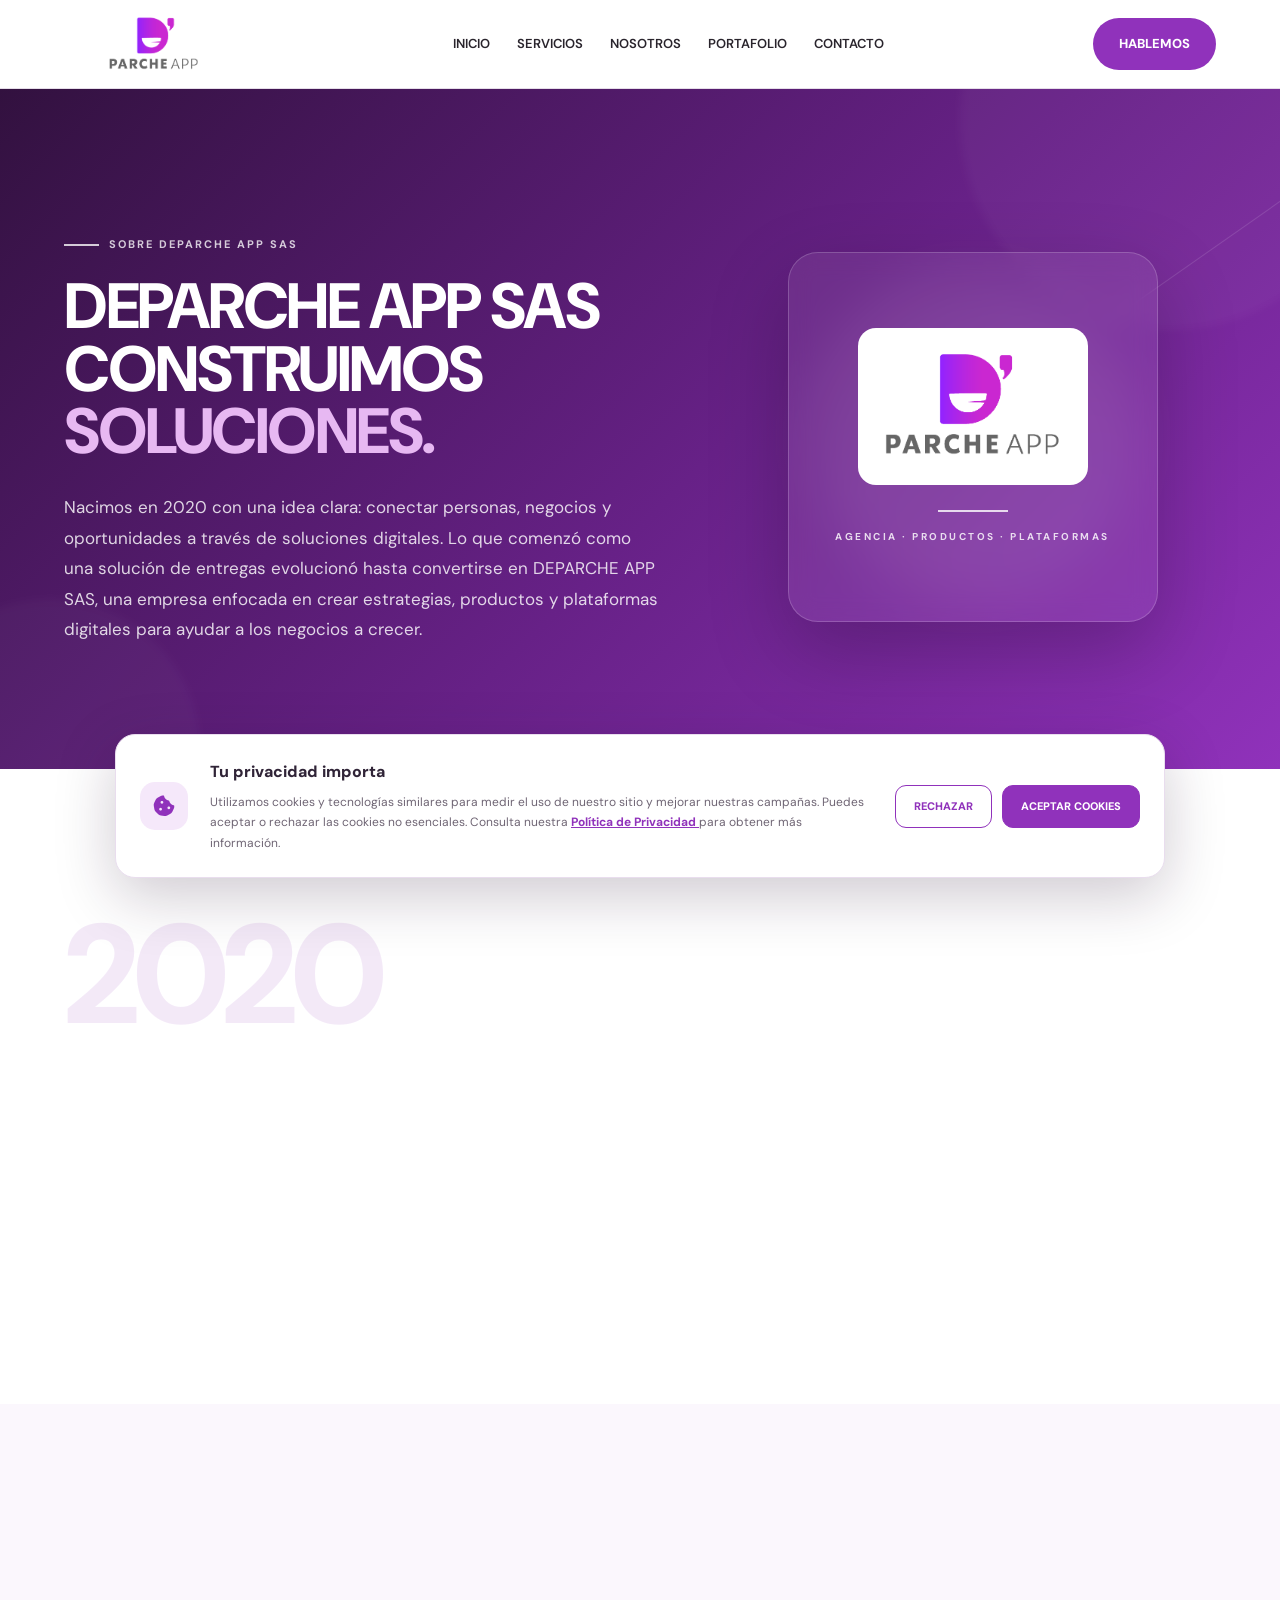
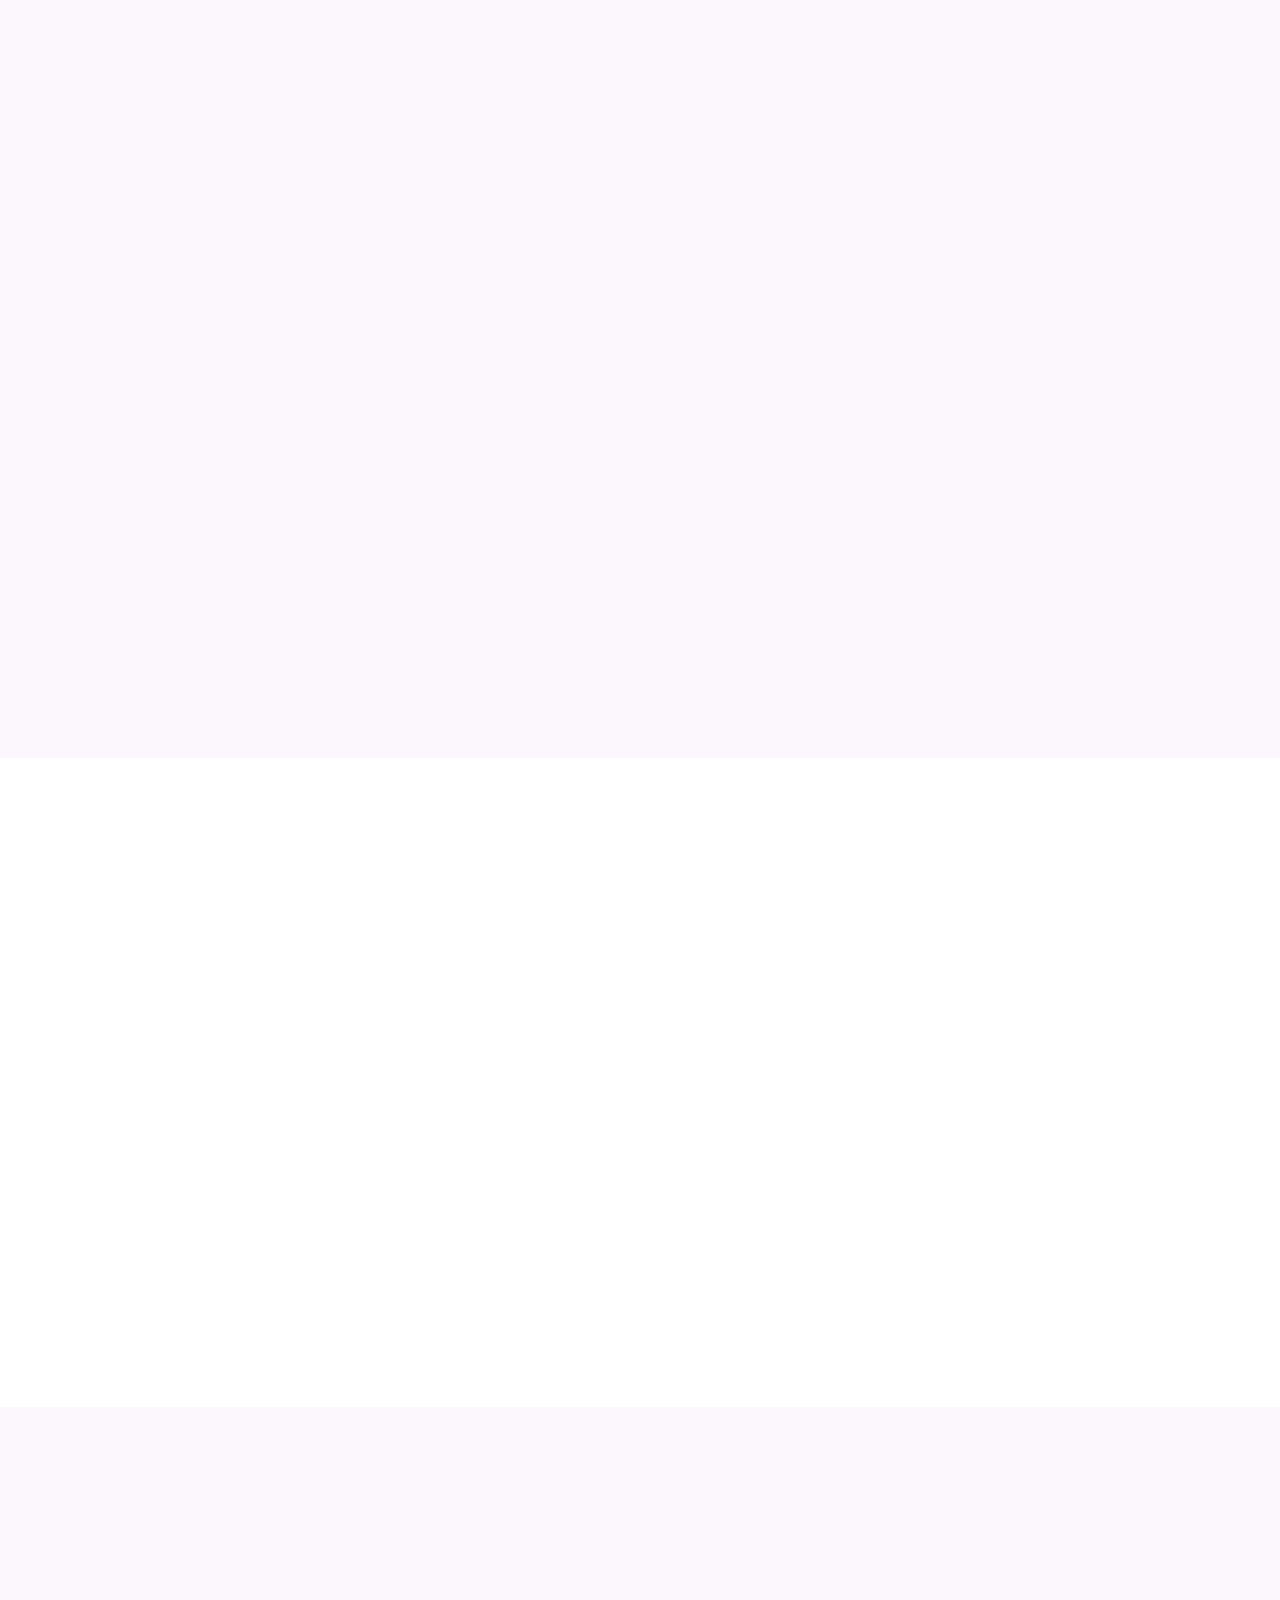
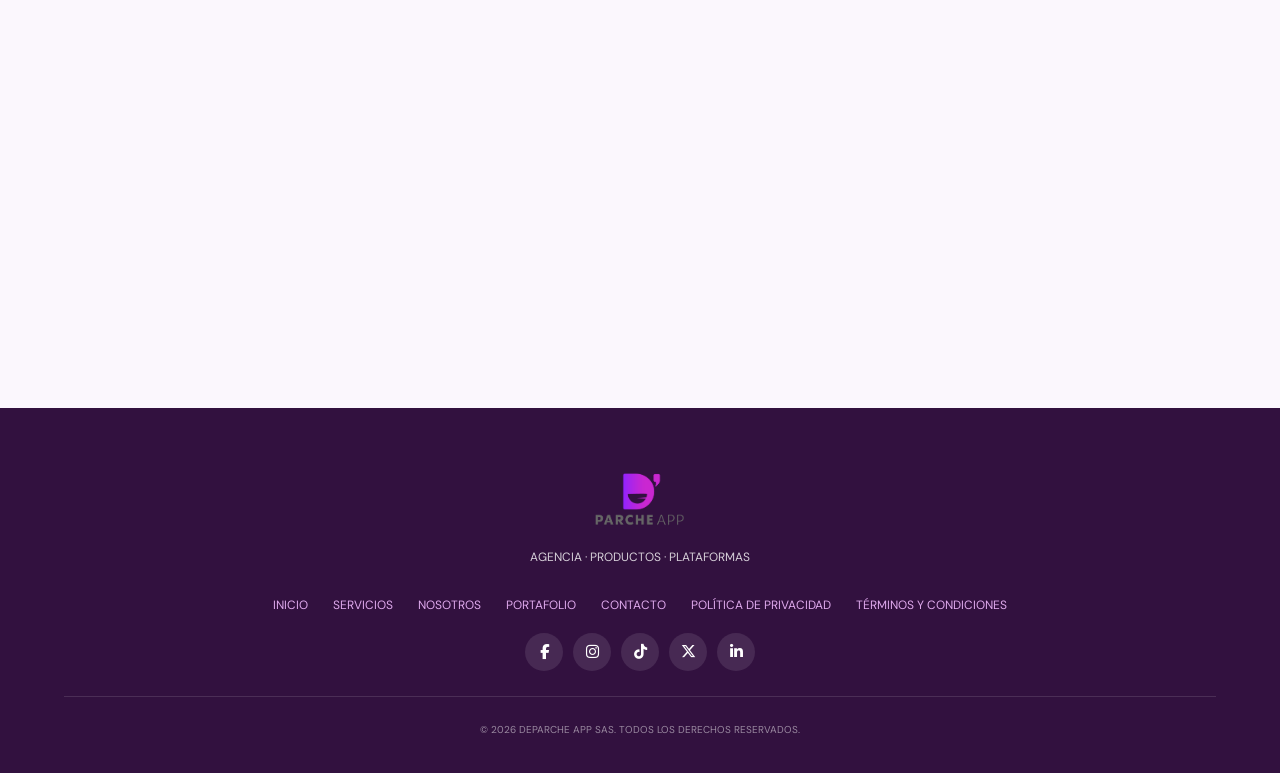
<file: nosotros.html>
<!DOCTYPE html>
<html lang="es">
<head>
    <meta charset="UTF-8">
    <meta name="viewport" content="width=device-width, initial-scale=1.0">
    <meta name="description" content="Conoce la historia, evolución y visión de DEPARCHE APP SAS.">

    <title>NOSOTROS | DEPARCHE APP SAS</title>

    <!-- FAVICON -->
    <link rel="icon" type="image/png" href="img/logo.png">
    <link rel="shortcut icon" type="image/png" href="img/logo.png">

    <!-- FUENTE -->
    <link rel="preconnect" href="https://fonts.googleapis.com">
    <link rel="preconnect" href="https://fonts.gstatic.com" crossorigin>
    <link href="https://fonts.googleapis.com/css2?family=DM+Sans:wght@400;500;600;700;800&display=swap" rel="stylesheet">

    <!-- ICONOS -->
    <link rel="stylesheet" href="https://cdnjs.cloudflare.com/ajax/libs/font-awesome/6.5.2/css/all.min.css">

    <!-- ESTILOS PRINCIPALES -->
    <link rel="stylesheet" href="css/estilos.css">

    <style>
        .nosotros-page {
            position: relative;
            overflow-x: hidden;
        }

        .nosotros-hero {
            min-height: 680px;
            display: flex;
            align-items: center;
            position: relative;
            overflow: hidden;
            padding: 90px 0 75px;
            background: linear-gradient(135deg, var(--morado-profundo) 0%, var(--morado-oscuro) 55%, var(--morado) 100%);
            color: var(--blanco);
        }

        .nosotros-fondo {
            position: absolute;
            inset: 0;
            pointer-events: none;
            overflow: hidden;
        }

        .nosotros-orb {
            position: absolute;
            border-radius: 50%;
            filter: blur(5px);
            opacity: 0.7;
        }

        .nosotros-orb-1 {
            width: 420px;
            height: 420px;
            background: rgba(255, 255, 255, 0.05);
            top: -180px;
            right: -100px;
        }

        .nosotros-orb-2 {
            width: 300px;
            height: 300px;
            background: rgba(255, 255, 255, 0.04);
            bottom: -130px;
            left: -100px;
        }

        .nosotros-linea {
            position: absolute;
            width: 600px;
            height: 1px;
            background: rgba(255, 255, 255, 0.12);
            transform: rotate(-35deg);
            right: -120px;
            top: 35%;
        }

        .nosotros-hero-grid {
            position: relative;
            z-index: 2;
            display: grid;
            grid-template-columns: 1.1fr 0.9fr;
            gap: 70px;
            align-items: center;
        }

        .nosotros-etiqueta {
            display: inline-flex;
            align-items: center;
            gap: 10px;
            font-size: 11px;
            font-weight: 700;
            letter-spacing: 2px;
            margin-bottom: 22px;
            color: rgba(255, 255, 255, 0.78);
        }

        .nosotros-etiqueta::before {
            content: "";
            width: 35px;
            height: 2px;
            background: currentColor;
        }

        .nosotros-titulo {
            font-size: clamp(42px, 5vw, 68px);
            line-height: 0.98;
            margin: 0 0 28px;
            font-weight: 800;
            letter-spacing: -2.5px;
            max-width: 650px;
        }

        .nosotros-titulo span {
            display: block;
            color: var(--blanco);
        }

        .nosotros-titulo span:last-child {
            color: #E7B8F2;
        }

        .nosotros-intro {
            max-width: 620px;
            font-size: 17px;
            line-height: 1.8;
            color: rgba(255, 255, 255, 0.82);
        }

        .nosotros-card {
            position: relative;
            min-height: 430px;
            display: flex;
            align-items: center;
            justify-content: center;
        }

        .nosotros-card-glow {
            position: absolute;
            width: 330px;
            height: 330px;
            border-radius: 50%;
            background: rgba(255, 255, 255, 0.07);
            filter: blur(25px);
        }

        .nosotros-logo-card {
            position: relative;
            width: min(370px, 100%);
            min-height: 370px;
            border: 1px solid rgba(255, 255, 255, 0.18);
            background: rgba(255, 255, 255, 0.07);
            backdrop-filter: blur(12px);
            -webkit-backdrop-filter: blur(12px);
            border-radius: 30px;
            display: flex;
            flex-direction: column;
            align-items: center;
            justify-content: center;
            padding: 40px;
            box-shadow: 0 30px 80px rgba(0, 0, 0, 0.22);
        }

        .nosotros-logo-card img {
            width: min(230px, 80%);
            height: auto;
            object-fit: contain;
            background: var(--blanco);
            padding: 15px;
            border-radius: 18px;
        }

        .nosotros-card-linea {
            width: 70px;
            height: 2px;
            margin: 25px 0 17px;
            background: rgba(255, 255, 255, 0.8);
        }

        .nosotros-card-texto {
            font-size: 10px;
            letter-spacing: 2.5px;
            font-weight: 700;
            text-align: center;
            color: rgba(255, 255, 255, 0.82);
        }

        /* HISTORIA */
        .historia {
            padding: 105px 0;
            background: var(--blanco);
        }

        .historia-grid {
            display: grid;
            grid-template-columns: 0.7fr 1.3fr;
            gap: 80px;
            align-items: start;
        }

        .historia-numero {
            font-size: clamp(80px, 11vw, 150px);
            line-height: 0.8;
            font-weight: 800;
            color: var(--morado);
            opacity: 0.10;
            letter-spacing: -7px;
        }

        .historia-contenido h2 {
            font-size: clamp(32px, 4vw, 52px);
            line-height: 1.05;
            margin: 0 0 30px;
            font-weight: 800;
            letter-spacing: -1.5px;
        }

        .historia-contenido p {
            font-size: 16px;
            color: var(--gris);
            line-height: 1.85;
            margin-bottom: 20px;
        }

        .historia-contenido strong {
            color: var(--texto);
            font-weight: 800;
        }

        /* EVOLUCIÓN */
        .evolucion {
            padding: 100px 0;
            background: var(--morado-suave);
        }

        .evolucion-titulo {
            max-width: 800px;
            margin-bottom: 55px;
        }

        .evolucion-titulo h2 {
            font-size: clamp(34px, 4vw, 55px);
            line-height: 1.05;
            margin: 0 0 18px;
            font-weight: 800;
            letter-spacing: -1.5px;
        }

        .evolucion-titulo p:last-child {
            color: var(--gris);
            font-size: 16px;
            line-height: 1.75;
        }

        .evolucion-grid {
            display: grid;
            grid-template-columns: repeat(2, 1fr);
            gap: 22px;
        }

        .evolucion-card {
            padding: 34px 30px;
            border: 1px solid var(--borde);
            border-radius: 22px;
            background: var(--blanco);
            transition: border-color 0.3s ease, box-shadow 0.3s ease, transform 0.3s ease;
        }

        .evolucion-card:hover {
            transform: translateY(-7px);
            border-color: rgba(144, 50, 187, 0.35);
            box-shadow: 0 20px 45px rgba(60, 30, 70, 0.09);
        }

        .evolucion-card-numero {
            font-size: 10px;
            font-weight: 800;
            letter-spacing: 2px;
            color: var(--morado);
            opacity: 0.75;
        }

        .evolucion-card i {
            display: block;
            font-size: 27px;
            color: var(--morado);
            margin: 27px 0 18px;
        }

        .evolucion-card h3 {
            font-size: 21px;
            margin: 0 0 12px;
        }

        .evolucion-card p {
            color: var(--gris);
            font-size: 13px;
            line-height: 1.75;
            margin: 0;
        }

        /* VISIÓN */
        .vision {
            padding: 115px 0;
            background: var(--blanco);
        }

        .vision-contenido {
            max-width: 1000px;
            margin: auto;
            text-align: center;
        }

        .vision-contenido h2 {
            font-size: clamp(36px, 5vw, 65px);
            line-height: 1.05;
            margin: 0 0 30px;
            font-weight: 800;
            letter-spacing: -2px;
        }

        .vision-contenido > p:not(.etiqueta):not(.vision-frase) {
            font-size: 18px;
            color: var(--gris);
            line-height: 1.8;
            max-width: 820px;
            margin: auto;
        }

        .vision-frase {
            margin-top: 50px !important;
            font-size: clamp(22px, 3vw, 36px) !important;
            color: var(--morado) !important;
            font-weight: 800;
            line-height: 1.2 !important;
        }

        /* CTA */
        .nosotros-cta {
            padding: 90px 0;
            background: var(--morado-suave);
        }

        .nosotros-cta-box {
            border-radius: 28px;
            padding: 65px 45px;
            background: linear-gradient(145deg, var(--morado), var(--morado-oscuro));
            color: var(--blanco);
            text-align: center;
            box-shadow: 0 25px 60px rgba(103, 33, 135, 0.18);
        }

        .nosotros-cta-box .etiqueta {
            color: rgba(255, 255, 255, 0.72);
        }

        .nosotros-cta-box h2 {
            max-width: 750px;
            margin: 0 auto 22px;
            font-size: clamp(32px, 4vw, 52px);
            line-height: 1.05;
        }

        .nosotros-cta-box p:not(.etiqueta) {
            max-width: 650px;
            margin: 0 auto 30px;
            color: rgba(255, 255, 255, 0.82);
            line-height: 1.7;
            font-size: 15px;
        }

        /* MODAL CONTACTO */
        .modal-contacto {
            position: fixed;
            inset: 0;
            z-index: 9999;
            display: none;
            align-items: center;
            justify-content: center;
            padding: 25px;
            background: rgba(30, 15, 38, 0.72);
            backdrop-filter: blur(7px);
            -webkit-backdrop-filter: blur(7px);
            overflow-y: auto;
        }

        .modal-contacto.active {
            display: flex;
        }

        .modal-contacto-contenido {
            position: relative;
            width: min(650px, 100%);
            max-height: 92vh;
            overflow-y: auto;
            background: var(--blanco);
            border: 1px solid var(--borde);
            border-radius: 26px;
            padding: 38px;
            box-shadow: 0 30px 90px rgba(0, 0, 0, 0.28);
            animation: modalEntrada 0.25s ease;
        }

        @keyframes modalEntrada {
            from {
                opacity: 0;
                transform: translateY(20px) scale(0.98);
            }
            to {
                opacity: 1;
                transform: translateY(0) scale(1);
            }
        }

        .modal-contacto-cerrar {
            position: absolute;
            top: 15px;
            right: 18px;
            width: 38px;
            height: 38px;
            border: none;
            border-radius: 50%;
            background: var(--morado-suave);
            color: var(--morado);
            font-size: 20px;
            cursor: pointer;
            display: flex;
            align-items: center;
            justify-content: center;
            transition: all 0.2s ease;
        }

        .modal-contacto-cerrar:hover {
            background: var(--morado);
            color: var(--blanco);
        }

        .modal-contacto-header {
            padding-right: 40px;
            margin-bottom: 25px;
        }

        .modal-contacto-header span {
            display: block;
            color: var(--morado);
            font-size: 10px;
            font-weight: 800;
            letter-spacing: 1.5px;
            margin-bottom: 8px;
        }

        .modal-contacto-header h2 {
            font-size: 30px;
            margin: 0 0 8px;
        }

        .modal-contacto-header p {
            color: var(--gris);
            font-size: 13px;
            line-height: 1.6;
            margin: 0;
        }

        .modal-form-row {
            display: grid;
            grid-template-columns: 1fr 1fr;
            gap: 17px;
        }

        .modal-campo {
            margin-bottom: 18px;
        }

        .modal-campo label {
            display: block;
            font-size: 12px;
            font-weight: 700;
            margin-bottom: 7px;
        }

        .modal-campo input,
        .modal-campo select,
        .modal-campo textarea {
            width: 100%;
            padding: 13px 14px;
            border: 1px solid #DED5E2;
            border-radius: 11px;
            background: var(--blanco);
            color: var(--texto);
            font-family: inherit;
            font-size: 13px;
            outline: none;
            transition: all 0.2s ease;
        }

        .modal-campo input:focus,
        .modal-campo select:focus,
        .modal-campo textarea:focus {
            border-color: var(--morado);
            box-shadow: 0 0 0 3px rgba(144, 50, 187, 0.10);
        }

        .modal-campo textarea {
            min-height: 110px;
            resize: vertical;
        }

        .modal-campo textarea::placeholder,
        .modal-campo input::placeholder {
            color: var(--gris-claro);
        }

        .modal-boton {
            width: 100%;
            min-height: 50px;
            border: none;
            cursor: pointer;
        }

        .modal-estado {
            min-height: 20px;
            margin-top: 12px;
            text-align: center;
            font-size: 11px;
            font-weight: 700;
        }

        .modal-privacidad {
            color: #99939C;
            text-align: center;
            font-size: 9px;
            line-height: 1.5;
            margin: 12px 0 0;
        }

        .modal-privacidad a {
            color: var(--morado);
            text-decoration: underline;
            font-weight: 700;
        }

        .modal-privacidad a:hover {
            color: var(--morado-oscuro);
        }

        /* ANIMACIONES */
        .anim-scroll {
            opacity: 0;
            transform: translateY(45px);
            transition: opacity 0.8s ease, transform 0.8s cubic-bezier(0.22, 1, 0.36, 1);
        }

        .anim-scroll.mostrar {
            opacity: 1;
            transform: translateY(0);
        }

        .anim-left {
            opacity: 0;
            transform: translateX(-55px);
            transition: opacity 0.8s ease, transform 0.8s cubic-bezier(0.22, 1, 0.36, 1);
        }

        .anim-left.mostrar {
            opacity: 1;
            transform: translateX(0);
        }

        .anim-right {
            opacity: 0;
            transform: translateX(55px);
            transition: opacity 0.8s ease, transform 0.8s cubic-bezier(0.22, 1, 0.36, 1);
        }

        .anim-right.mostrar {
            opacity: 1;
            transform: translateX(0);
        }

        .anim-card {
            opacity: 0;
            transform: translateY(40px) scale(0.96);
            transition: opacity 0.7s ease, transform 0.7s cubic-bezier(0.22, 1, 0.36, 1);
        }

        .anim-card.mostrar {
            opacity: 1;
            transform: translateY(0) scale(1);
        }

        .anim-delay-1 { transition-delay: 0.10s; }
        .anim-delay-2 { transition-delay: 0.20s; }
        .anim-delay-3 { transition-delay: 0.30s; }
        .anim-delay-4 { transition-delay: 0.40s; }

        .historia-numero.anim-2020 {
            opacity: 0.10;
            color: var(--morado);
            transform: translateY(45px);
            transition: transform 0.9s cubic-bezier(0.22, 1, 0.36, 1);
        }

        .historia-numero.anim-2020.mostrar {
            opacity: 0.10;
            color: var(--morado);
            transform: translateY(0);
        }

        /* BANNER DE COOKIES */
        .cookie-banner {
            position: fixed;
            z-index: 10000;
            left: 50%;
            bottom: 22px;
            transform: translateX(-50%);
            width: calc(100% - 32px);
            max-width: 1050px;
            padding: 24px;
            display: flex;
            align-items: center;
            gap: 22px;
            background: #FFFFFF;
            color: #302437;
            border: 1px solid #E9DDEE;
            border-radius: 20px;
            box-shadow: 0 18px 60px rgba(36, 15, 45, 0.22);
        }

        .cookie-banner {
            display: flex;
}

        .cookie-banner.oculto {
            display: none;
}
            

        .cookie-icono {
            flex: 0 0 48px;
            width: 48px;
            height: 48px;
            display: flex;
            align-items: center;
            justify-content: center;
            border-radius: 15px;
            background: #F5E8FA;
            color: #9032BB;
            font-size: 22px;
        }

        .cookie-texto {
            flex: 1;
            min-width: 0;
        }

        .cookie-texto h2 {
            margin: 0 0 7px;
            color: #302437;
            font-size: 16px;
            font-weight: 800;
        }

        .cookie-texto p {
            margin: 0;
            color: #6F6574;
            font-size: 12px;
            line-height: 1.7;
        }

        .cookie-texto a {
            color: #9032BB;
            font-weight: 700;
            text-decoration: underline;
        }

        .cookie-acciones {
            display: flex;
            flex-wrap: wrap;
            align-items: center;
            gap: 10px;
        }

        .cookie-boton {
            min-height: 43px;
            padding: 0 18px;
            border: 1px solid #9032BB;
            border-radius: 11px;
            font-family: inherit;
            font-size: 11px;
            font-weight: 800;
            cursor: pointer;
            transition: background 0.2s ease, color 0.2s ease, transform 0.2s ease;
        }

        .cookie-boton:hover {
            transform: translateY(-2px);
        }

        #aceptarCookies {
            background: #9032BB;
            color: #FFFFFF;
        }

        #aceptarCookies:hover {
            background: #74259B;
        }

        #rechazarCookies {
            background: #FFFFFF;
            color: #9032BB;
        }

        #rechazarCookies:hover {
            background: #F8F0FB;
        }

        .cookie-boton:focus-visible {
            outline: 3px solid rgba(144, 50, 187, 0.35);
            outline-offset: 3px;
        }

        /* RESPONSIVE */
        @media (max-width: 900px) {
            .nosotros-hero {
                min-height: auto;
                padding: 85px 0 70px;
            }

            .nosotros-hero-grid,
            .historia-grid {
                grid-template-columns: 1fr;
                gap: 45px;
            }

            .nosotros-hero-grid > div:first-child {
                text-align: center;
            }

            .nosotros-etiqueta {
                margin-bottom: 18px;
            }

            .nosotros-intro {
                margin-left: auto;
                margin-right: auto;
            }

            .nosotros-card {
                min-height: 360px;
            }

            .nosotros-logo-card {
                width: 340px;
                min-height: 340px;
            }

            .historia-numero {
                font-size: 100px;
            }

            .evolucion-grid {
                grid-template-columns: 1fr 1fr;
            }

            .cookie-banner {
                align-items: flex-start;
                flex-wrap: wrap;
            }

            .cookie-texto {
                flex-basis: calc(100% - 75px);
            }

            .cookie-acciones {
                width: 100%;
                justify-content: flex-end;
            }
        }

        @media (max-width: 600px) {
            .nosotros-hero {
                padding: 75px 0 60px;
            }

            .nosotros-titulo {
                font-size: 40px;
                letter-spacing: -1.5px;
                line-height: 1;
            }

            .nosotros-intro {
                font-size: 15px;
                line-height: 1.75;
            }

            .nosotros-etiqueta {
                font-size: 9px;
                letter-spacing: 1.4px;
            }

            .nosotros-card {
                min-height: 320px;
            }

            .nosotros-logo-card {
                width: 290px;
                min-height: 290px;
                padding: 25px;
                border-radius: 24px;
            }

            .nosotros-logo-card img {
                width: 200px;
            }

            .nosotros-card-texto {
                font-size: 8px;
                letter-spacing: 1.8px;
            }

            .historia,
            .evolucion,
            .vision,
            .nosotros-cta {
                padding: 70px 0;
            }

            .historia-numero {
                font-size: 75px;
                letter-spacing: -4px;
            }

            .historia-contenido h2 {
                font-size: 32px;
            }

            .historia-contenido p {
                font-size: 14px;
            }

            .evolucion-titulo h2 {
                font-size: 34px;
            }

            .evolucion-titulo p:last-child {
                font-size: 14px;
            }

            .evolucion-grid {
                grid-template-columns: 1fr;
            }

            .evolucion-card {
                padding: 28px 24px;
            }

            .vision-contenido h2 {
                font-size: 34px;
                letter-spacing: -1px;
            }

            .vision-contenido > p:not(.etiqueta):not(.vision-frase) {
                font-size: 15px;
            }

            .vision-frase {
                font-size: 25px !important;
            }

            .nosotros-cta-box {
                padding: 45px 25px;
                border-radius: 22px;
            }

            .nosotros-cta-box h2 {
                font-size: 31px;
            }

            .modal-contacto {
                padding: 12px;
                align-items: flex-start;
            }

            .modal-contacto-contenido {
                margin-top: 20px;
                padding: 28px 22px;
                border-radius: 22px;
                max-height: 94vh;
            }

            .modal-form-row {
                grid-template-columns: 1fr;
                gap: 0;
            }

            .modal-contacto-header h2 {
                font-size: 25px;
            }

            .cookie-banner {
                bottom: 10px;
                width: calc(100% - 20px);
                padding: 17px;
                gap: 12px;
                border-radius: 17px;
                max-height: 85vh;
                overflow-y: auto;
            }

            .cookie-icono {
                flex-basis: 40px;
                width: 40px;
                height: 40px;
                font-size: 18px;
            }

            .cookie-texto {
                flex-basis: calc(100% - 55px);
            }

            .cookie-texto h2 {
                font-size: 14px;
            }

            .cookie-texto p {
                font-size: 11px;
            }

            .cookie-acciones {
                display: grid;
                grid-template-columns: 1fr 1fr;
                gap: 8px;
            }

            .cookie-boton {
                width: 100%;
                padding: 0 8px;
                font-size: 10px;
            }
        }

        @media (max-width: 400px) {
            .nosotros-titulo {
                font-size: 35px;
            }

            .nosotros-logo-card {
                width: 260px;
                min-height: 260px;
            }

            .nosotros-logo-card img {
                width: 180px;
            }

            .cookie-acciones {
                grid-template-columns: 1fr;
            }
        }

        /* REDUCCIÓN DE MOVIMIENTO */
        @media (prefers-reduced-motion: reduce) {
            .anim-scroll,
            .anim-left,
            .anim-right,
            .anim-card,
            .historia-numero.anim-2020 {
                opacity: 1;
                transform: none;
                transition: none;
            }

            .evolucion-card,
            .cookie-boton {
                transition: none;
            }
        }
    </style>
</head>

<body class="nosotros-page">

<!-- HEADER -->
<header class="header">
    <div class="contenedor navegacion">
        <a href="index.html" class="logo">
            <img src="img/logo.png" alt="DEPARCHE APP SAS">
        </a>

        <nav class="menu">
            <a href="index.html">INICIO</a>
            <a href="index.html#servicios">SERVICIOS</a>
            <a href="nosotros.html">NOSOTROS</a>
            <a href="portafolio.html">PORTAFOLIO</a>
            <a href="contacto.html">CONTACTO</a>
        </nav>

        <a href="https://wa.me/573133514030"
           class="boton boton-nav"
           target="_blank"
           rel="noopener noreferrer">
            HABLEMOS
        </a>

        <button type="button"
                class="menu-mobile"
                id="menuMobile"
                aria-label="Abrir menú"
                aria-expanded="false">
            ☰
        </button>
    </div>

    <div class="menu-mobile-content" id="menuMobileContent">
        <a href="index.html">INICIO</a>
        <a href="index.html#servicios">SERVICIOS</a>
        <a href="nosotros.html">NOSOTROS</a>
        <a href="portafolio.html">PORTAFOLIO</a>
        <a href="contacto.html">CONTACTO</a>
        <a href="https://wa.me/573133514030"
           target="_blank"
           rel="noopener noreferrer">
            HABLEMOS
        </a>
    </div>
</header>

<!-- HERO -->
<section class="nosotros-hero">
    <div class="nosotros-fondo">
        <div class="nosotros-orb nosotros-orb-1"></div>
        <div class="nosotros-orb nosotros-orb-2"></div>
        <div class="nosotros-linea"></div>
    </div>

    <div class="contenedor nosotros-hero-grid">
        <div class="anim-left">
            <p class="nosotros-etiqueta">SOBRE DEPARCHE APP SAS</p>

            <h1 class="nosotros-titulo">
                DEPARCHE APP SAS
                <span>CONSTRUIMOS</span>
                <span>SOLUCIONES.</span>
            </h1>

            <p class="nosotros-intro">
                Nacimos en 2020 con una idea clara:
                conectar personas, negocios y oportunidades
                a través de soluciones digitales.

                Lo que comenzó como una solución de entregas
                evolucionó hasta convertirse en DEPARCHE APP SAS,
                una empresa enfocada en crear estrategias,
                productos y plataformas digitales para ayudar
                a los negocios a crecer.
            </p>
        </div>

        <div class="nosotros-card anim-right">
            <div class="nosotros-card-glow"></div>

            <div class="nosotros-logo-card">
                <img src="img/logo.png" alt="DEPARCHE APP SAS">
                <div class="nosotros-card-linea"></div>
                <p class="nosotros-card-texto">
                    AGENCIA · PRODUCTOS · PLATAFORMAS
                </p>
            </div>
        </div>
    </div>
</section>

<!-- HISTORIA -->
<section class="historia">
    <div class="contenedor historia-grid">
        <div>
            <div class="historia-numero anim-2020">2020</div>
        </div>

        <div class="historia-contenido anim-scroll">
            <p class="etiqueta">NUESTRA HISTORIA</p>
            <h2>DE UNA IDEA A UNA VISIÓN DIGITAL.</h2>

            <p>
                Nacimos en medio del contexto del
                <strong>2020</strong> con una idea clara:
                conectar y mover lo que las personas necesitaban.
            </p>

            <p>
                Lo que comenzó como una solución de entregas
                fue creciendo y evolucionando. Con el tiempo,
                entendimos que nuestra capacidad podía ir
                mucho más allá de una sola actividad.
            </p>

            <p>
                En <strong>2021</strong> nos constituimos
                oficialmente como <strong>Deparche App SAS</strong>,
                dando un nuevo paso hacia la construcción de
                una empresa orientada a las oportunidades del
                entorno digital.
            </p>
        </div>
    </div>
</section>

<!-- EVOLUCIÓN -->
<section class="evolucion">
    <div class="contenedor">
        <div class="evolucion-titulo anim-scroll">
            <p class="etiqueta">NUESTRA EVOLUCIÓN</p>
            <h2>UNA VISIÓN QUE SIGUE CRECIENDO.</h2>
            <p>
                Hoy nuestra visión se concentra en construir,
                conectar y acompañar a empresas que quieren
                avanzar en el entorno digital.
            </p>
        </div>

        <div class="evolucion-grid">
            <article class="evolucion-card anim-card anim-delay-1">
                <span class="evolucion-card-numero">01 / AGENCIA</span>
                <i class="fa-solid fa-bullhorn"></i>
                <h3>MARKETING DIGITAL &amp; ADQUISICIÓN</h3>
                <p>
                    Estrategias de marketing digital,
                    campañas y adquisición orientadas a
                    conectar las marcas con nuevas
                    oportunidades de crecimiento.
                </p>
            </article>

            <article class="evolucion-card anim-card anim-delay-2">
                <span class="evolucion-card-numero">02 / PRODUCTOS</span>
                <i class="fa-solid fa-photo-film"></i>
                <h3>CONTENIDO &amp; MEDIOS DIGITALES</h3>
                <p>
                    Creación y gestión de contenido digital
                    para fortalecer la presencia de las
                    marcas y conectar con sus audiencias.
                </p>
            </article>

            <article class="evolucion-card anim-card anim-delay-3">
                <span class="evolucion-card-numero">03 / PLATAFORMAS</span>
                <i class="fa-solid fa-globe"></i>
                <h3>SOLUCIONES WEB &amp; SEO</h3>
                <p>
                    Desarrollo de soluciones web, optimización
                    para buscadores y experiencias digitales
                    pensadas para mejorar la presencia online.
                </p>
            </article>

            <article class="evolucion-card anim-card anim-delay-4">
                <span class="evolucion-card-numero">04 / CX</span>
                <i class="fa-solid fa-headset"></i>
                <h3>OPERACIONES, CRM &amp; SOPORTE</h3>
                <p>
                    Organización de procesos, seguimiento
                    de clientes, CRM y soporte para ayudar
                    a los negocios a gestionar mejor sus
                    operaciones.
                </p>
            </article>
        </div>
    </div>
</section>

<!-- VISIÓN -->
<section class="vision">
    <div class="contenedor vision-contenido anim-scroll">
        <p class="etiqueta">DEPARCHE HOY</p>

        <h2>
            NO SOLO CONECTAMOS.
            <br>
            CONSTRUIMOS.
        </h2>

        <p>
            Hoy DEPARCHE APP SAS combina creatividad,
            estrategia y tecnología para desarrollar
            soluciones que respondan a las necesidades
            reales de los negocios.

            Nuestro enfoque está en crear experiencias,
            productos y plataformas digitales que permitan
            avanzar, optimizar procesos y encontrar nuevas
            oportunidades de crecimiento.
        </p>

        <p class="vision-frase">
            Agencia. Productos. Plataformas.
        </p>
    </div>
</section>

<!-- CTA -->
<section class="nosotros-cta">
    <div class="contenedor">
        <div class="nosotros-cta-box anim-scroll">
            <p class="etiqueta">¿LISTO PARA DAR EL SIGUIENTE PASO?</p>

            <h2>CONSTRUYAMOS ALGO QUE MUEVA TU NEGOCIO.</h2>

            <p>
                Cuéntanos qué tienes en mente y encontremos
                juntos una solución para llevar tu proyecto
                al siguiente nivel.
            </p>

            <button type="button"
                    class="boton boton-blanco"
                    id="botonContactanos">
                CONTÁCTANOS
            </button>
        </div>
    </div>
</section>

<!-- MODAL / FORMULARIO DE CONTACTO -->
<div class="modal-contacto"
     id="modalContacto"
     aria-hidden="true">

    <div class="modal-contacto-contenido"
         role="dialog"
         aria-modal="true"
         aria-labelledby="tituloModalContacto">

        <button type="button"
                class="modal-contacto-cerrar"
                id="cerrarModalContacto"
                aria-label="Cerrar formulario">
            <i class="fa-solid fa-xmark"></i>
        </button>

        <div class="modal-contacto-header">
            <span>HABLEMOS DE TU PROYECTO</span>
            <h2 id="tituloModalContacto">CUÉNTANOS TU IDEA.</h2>
            <p>
                Completa tus datos y nuestro equipo
                recibirá tu solicitud.
            </p>
        </div>

        <form id="formularioContactoNosotros">
            <input type="hidden" name="access_key"
                   value="834635d6-a9bf-46e1-8f74-55bf79fd12eb">

            <input type="hidden" name="subject"
                   value="Nueva solicitud desde Nosotros - DEPARCHE APP SAS">

            <input type="hidden" name="from_name"
                   value="Formulario Nosotros - DEPARCHE APP SAS">

            <div class="modal-form-row">
                <div class="modal-campo">
                    <label for="nombreNosotros">Nombre *</label>
                    <input type="text"
                           id="nombreNosotros"
                           name="nombre"
                           placeholder="Tu nombre"
                           autocomplete="name"
                           required>
                </div>

                <div class="modal-campo">
                    <label for="empresaNosotros">Empresa</label>
                    <input type="text"
                           id="empresaNosotros"
                           name="empresa"
                           placeholder="Nombre de tu empresa"
                           autocomplete="organization">
                </div>
            </div>

            <div class="modal-form-row">
                <div class="modal-campo">
                    <label for="emailNosotros">Correo electrónico *</label>
                    <input type="email"
                           id="emailNosotros"
                           name="email"
                           placeholder="tu@correo.com"
                           autocomplete="email"
                           required>
                </div>

                <div class="modal-campo">
                    <label for="telefonoNosotros">Teléfono</label>
                    <input type="tel"
                           id="telefonoNosotros"
                           name="telefono"
                           placeholder="+57 300 000 0000"
                           autocomplete="tel">
                </div>
            </div>

            <div class="modal-campo">
                <label for="servicioNosotros">Servicio de interés *</label>

                <select id="servicioNosotros" name="servicio" required>
                    <option value="">Selecciona un servicio</option>
                    <option value="Marketing Digital & Adquisición (Agency)">
                        Marketing Digital &amp; Adquisición (Agency)
                    </option>
                    <option value="Contenido & Medios Digitales (Products)">
                        Contenido &amp; Medios Digitales (Products)
                    </option>
                    <option value="Soluciones Web & SEO (Platforms)">
                        Soluciones Web &amp; SEO (Platforms)
                    </option>
                    <option value="Operaciones, CRM & Soporte (CX / Back-office)">
                        Operaciones, CRM &amp; Soporte (CX / Back-office)
                    </option>
                </select>
            </div>

            <div class="modal-campo">
                <label for="mensajeNosotros">
                    Cuéntanos sobre tu proyecto
                    <span style="font-weight:400; color:#999;">(opcional)</span>
                </label>

                <textarea id="mensajeNosotros"
                          name="mensaje"
                          placeholder="Cuéntanos qué necesitas..."></textarea>
            </div>

            <input type="checkbox"
                   name="botcheck"
                   style="display:none"
                   tabindex="-1"
                   autocomplete="off">

            <button type="submit"
                    class="boton boton-principal modal-boton"
                    id="botonEnviarNosotros">
                <span id="textoBotonNosotros">ENVIAR SOLICITUD</span>
            </button>

            <p class="modal-estado"
               id="mensajeFormularioNosotros"
               aria-live="polite"></p>

            <p class="modal-privacidad">
                Al enviar este formulario, tus datos serán utilizados
                únicamente para responder a tu solicitud.
                Consulta nuestra
                <a href="politica-privacidad.html">Política de Privacidad</a>
                para conocer cómo tratamos tus datos personales.
            </p>
        </form>
    </div>
</div>


<!-- BANNER DE CONSENTIMIENTO DE COOKIES -->
<section
    class="cookie-banner"
    id="cookieBanner"
    role="dialog"
    aria-label="Preferencias de cookies"
    aria-describedby="cookieDescripcion"
    aria-hidden="false"
>
    <div class="cookie-icono" aria-hidden="true">
        <i class="fa-solid fa-cookie-bite"></i>
    </div>

    <div class="cookie-texto">
        <h2>Tu privacidad importa</h2>
        <p id="cookieDescripcion">
            Utilizamos cookies y tecnologías similares para medir
            el uso de nuestro sitio y mejorar nuestras campañas.
            Puedes aceptar o rechazar las cookies no esenciales.
            Consulta nuestra
            <a href="politica-privacidad.html">
                Política de Privacidad
            </a>
            para obtener más información.
        </p>
    </div>

    <div class="cookie-acciones">
        <button
            type="button"
            class="cookie-boton"
            id="rechazarCookies"
        >
            RECHAZAR
        </button>

        <button
            type="button"
            class="cookie-boton"
            id="aceptarCookies"
        >
            ACEPTAR COOKIES
        </button>
    </div>
</section>

<!-- FOOTER -->
<footer class="footer">
    <div class="contenedor footer-contenido">
        <img src="img/logo.png"
             alt="DEPARCHE APP SAS"
             class="footer-logo">

        <p>AGENCIA · PRODUCTOS · PLATAFORMAS</p>

        <div class="footer-links">
            <a href="index.html">INICIO</a>
            <a href="index.html#servicios">SERVICIOS</a>
            <a href="nosotros.html">NOSOTROS</a>
            <a href="portafolio.html">PORTAFOLIO</a>
            <a href="contacto.html">CONTACTO</a>
            <a href="politica-privacidad.html">POLÍTICA DE PRIVACIDAD</a>
            <a href="terminos-condiciones.html">TÉRMINOS Y CONDICIONES</a>
        </div>

        <!-- REDES SOCIALES -->
        <div class="footer-redes">
            <a href="https://www.facebook.com/share/1L8ehq9Eez/?mibextid=wwXIfr"
               target="_blank" rel="noopener noreferrer"
               aria-label="Facebook">
                <i class="fa-brands fa-facebook-f"></i>
            </a>

            <a href="https://www.instagram.com/deparcheapp"
               target="_blank" rel="noopener noreferrer"
               aria-label="Instagram">
                <i class="fa-brands fa-instagram"></i>
            </a>

            <a href="https://www.tiktok.com/@deparcheapp"
               target="_blank" rel="noopener noreferrer"
               aria-label="TikTok">
                <i class="fa-brands fa-tiktok"></i>
            </a>

            <a href="https://x.com/deparcheapp_?s=11"
               target="_blank" rel="noopener noreferrer"
               aria-label="X">
                <i class="fa-brands fa-x-twitter"></i>
            </a>

            <a href="https://www.linkedin.com/company/deparche"
               target="_blank" rel="noopener noreferrer"
               aria-label="LinkedIn">
                <i class="fa-brands fa-linkedin-in"></i>
            </a>
        </div>

        <div class="footer-linea"></div>

        <p class="copyright">
            © 2026 DEPARCHE APP SAS. TODOS LOS DERECHOS RESERVADOS.
        </p>
    </div>
</footer>


<!-- JAVASCRIPT PRINCIPAL -->
<script src="js/script.js"></script>

<!-- ANIMACIONES AL HACER SCROLL -->
<script>
document.addEventListener("DOMContentLoaded", function () {
    const elementosAnimados = document.querySelectorAll(
        ".anim-scroll, .anim-left, .anim-right, .anim-card, .anim-2020"
    );

    if ("IntersectionObserver" in window) {
        const observer = new IntersectionObserver(
            function (entradas) {
                entradas.forEach(function (entrada) {
                    if (entrada.isIntersecting) {
                        entrada.target.classList.add("mostrar");
                    } else {
                        entrada.target.classList.remove("mostrar");
                    }
                });
            },
            { threshold: 0.15 }
        );

        elementosAnimados.forEach(function (elemento) {
            observer.observe(elemento);
        });
    } else {
        elementosAnimados.forEach(function (elemento) {
            elemento.classList.add("mostrar");
        });
    }
});
</script>

<!-- CONSENTIMIENTO DE COOKIES -->
<script src="js/cookies.js"></script>

</body>
</html>
</file>
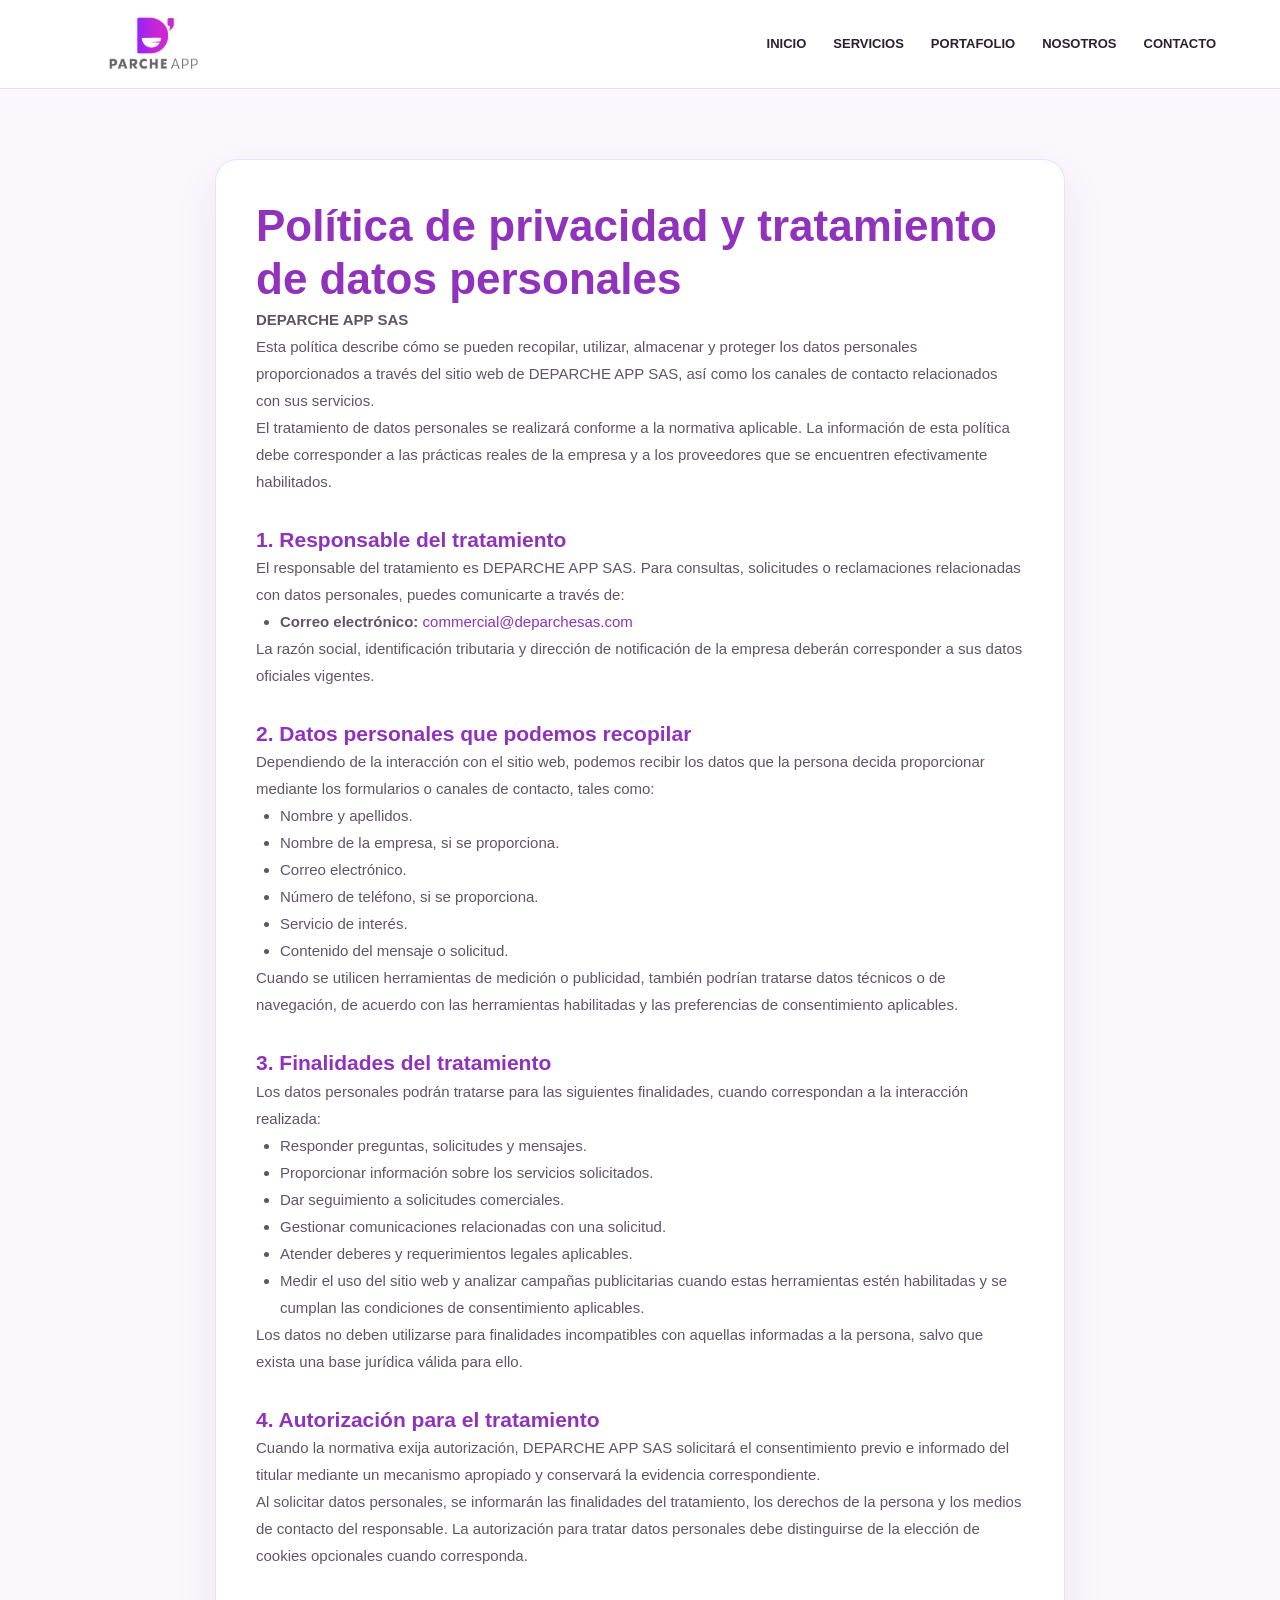
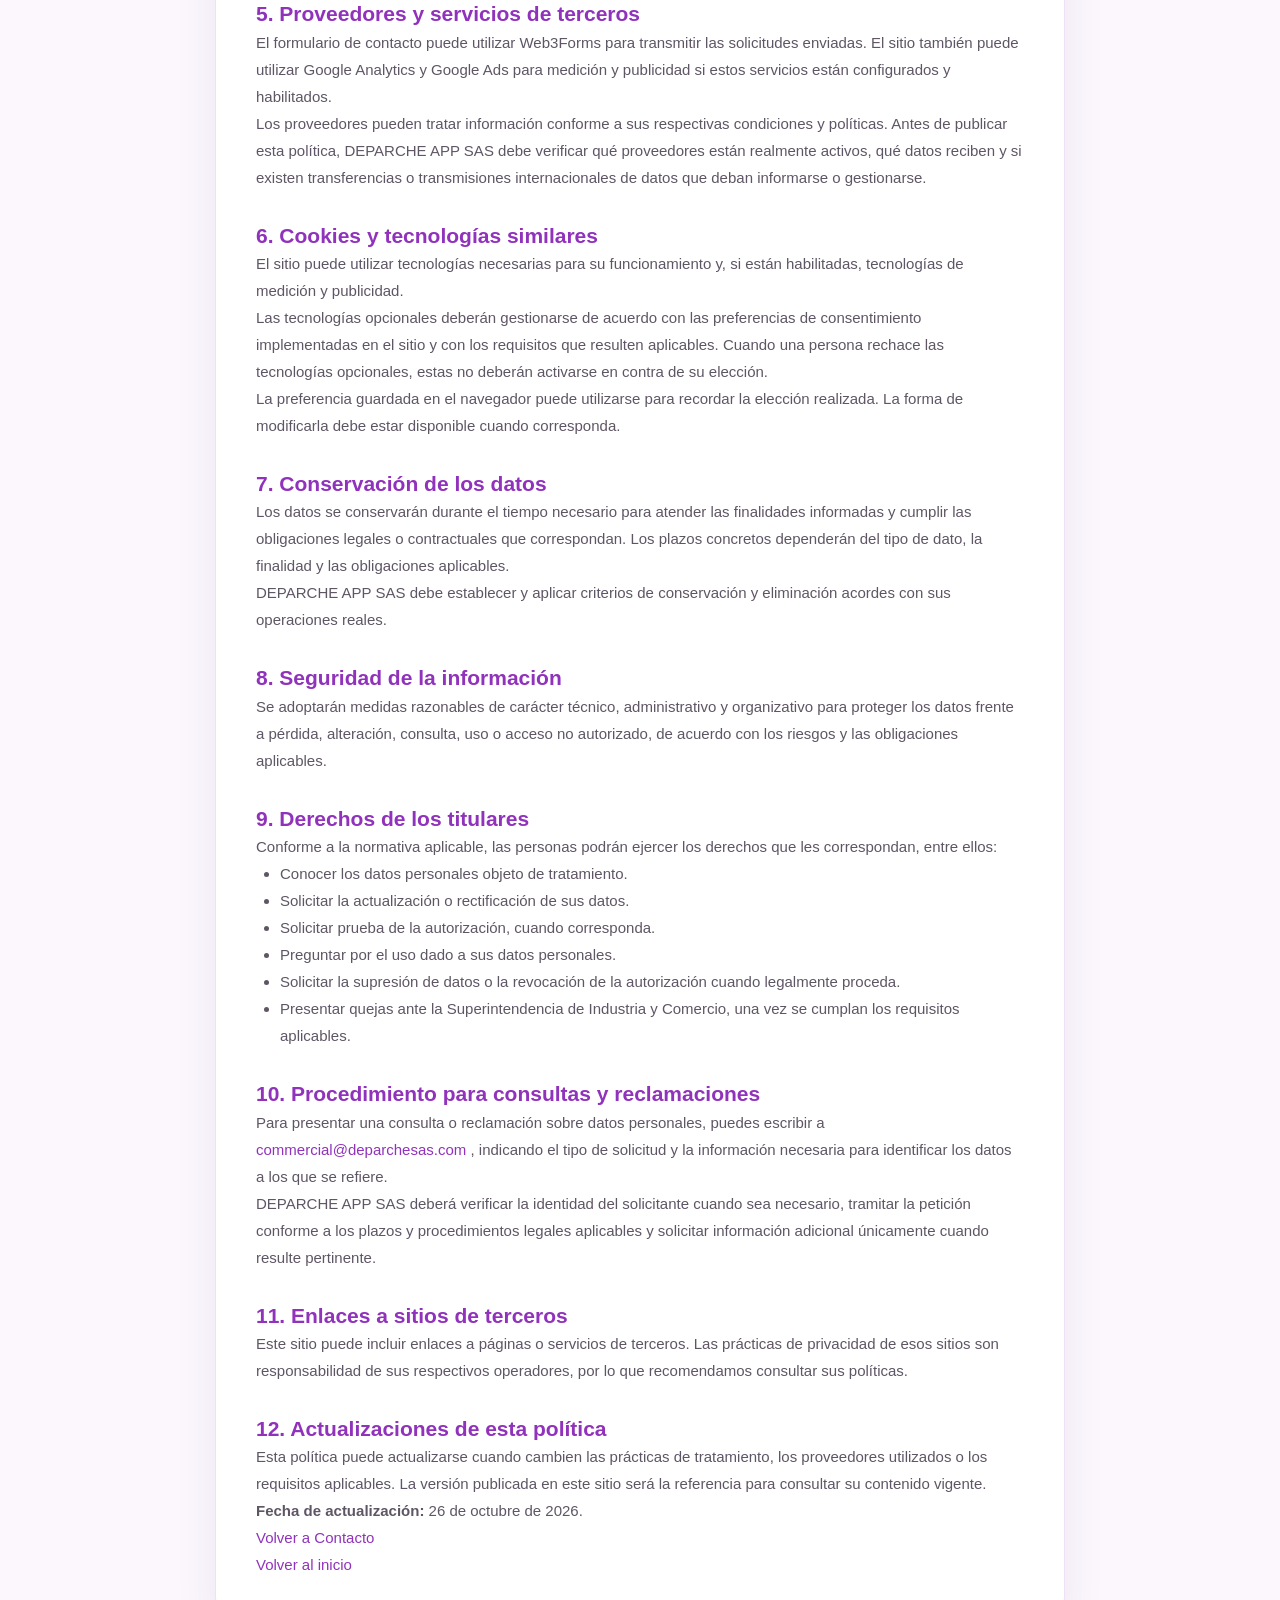
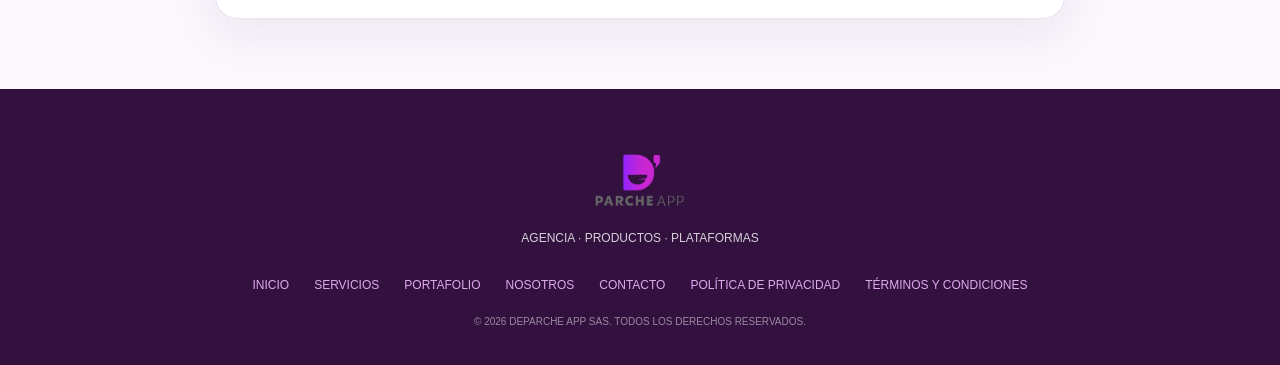
<file: politica-privacidad.html>
<!DOCTYPE html>
<html lang="es">
<head>
    <meta charset="UTF-8">
    <meta name="viewport" content="width=device-width, initial-scale=1.0">

    <meta
        name="description"
        content="Consulta la política de privacidad y el tratamiento de datos personales de DEPARCHE APP SAS."
    >

    <meta name="robots" content="index, follow">

    <title>Política de privacidad | DEPARCHE APP SAS</title>

    <link rel="icon" type="image/png" href="img/logo.png">
    <link rel="stylesheet" href="css/estilos.css">

    <style>
        .privacidad {
            padding: 70px 20px;
            background: #FBF7FD;
            min-height: 70vh;
        }

        .privacidad-contenido {
            max-width: 850px;
            margin: auto;
            padding: 40px;
            background: #fff;
            border: 1px solid rgba(144, 50, 187, .15);
            border-radius: 22px;
            box-shadow: 0 15px 45px rgba(60, 30, 70, .07);
        }

        .privacidad h1,
        .privacidad h2 {
            color: #9032BB;
        }

        .privacidad h1 {
            font-size: clamp(30px, 5vw, 44px);
            line-height: 1.2;
            margin-top: 0;
        }

        .privacidad h2 {
            margin-top: 30px;
            font-size: 21px;
            line-height: 1.4;
        }

        .privacidad p,
        .privacidad li {
            color: #5F5665;
            line-height: 1.8;
            font-size: 15px;
        }

        .privacidad a {
            color: #9032BB;
            overflow-wrap: anywhere;
        }

        .privacidad ul {
            padding-left: 24px;
        }

        .privacidad .privacidad-nota {
            padding: 14px 16px;
            background: #FBF7FD;
            border-left: 4px solid #9032BB;
            border-radius: 8px;
        }

        @media (max-width: 600px) {
            .privacidad {
                padding: 35px 14px;
            }

            .privacidad-contenido {
                padding: 24px 19px;
            }
        }
    </style>
</head>

<body>

<header class="header">
    <div class="contenedor navegacion">
        <a href="index.html" class="logo" aria-label="DEPARCHE APP SAS - Inicio">
            <img src="img/logo.png" alt="DEPARCHE APP SAS">
        </a>

        <nav class="menu" aria-label="Navegación principal">
            <a href="index.html">INICIO</a>
            <a href="index.html#servicios">SERVICIOS</a>
            <a href="portafolio.html">PORTAFOLIO</a>
            <a href="nosotros.html">NOSOTROS</a>
            <a href="contacto.html">CONTACTO</a>
        </nav>
    </div>
</header>

<main class="privacidad">
    <article class="privacidad-contenido">

        <h1>Política de privacidad y tratamiento de datos personales</h1>

        <p><strong>DEPARCHE APP SAS</strong></p>

        <p>
            Esta política describe cómo se pueden recopilar, utilizar,
            almacenar y proteger los datos personales proporcionados a
            través del sitio web de DEPARCHE APP SAS, así como los canales
            de contacto relacionados con sus servicios.
        </p>

        <p>
            El tratamiento de datos personales se realizará conforme a la
            normativa aplicable. La información de esta política debe
            corresponder a las prácticas reales de la empresa y a los
            proveedores que se encuentren efectivamente habilitados.
        </p>

        <h2>1. Responsable del tratamiento</h2>

        <p>
            El responsable del tratamiento es DEPARCHE APP SAS.
            Para consultas, solicitudes o reclamaciones relacionadas con
            datos personales, puedes comunicarte a través de:
        </p>

        <ul>
            <li>
                <strong>Correo electrónico:</strong>
                <a href="mailto:commercial@deparchesas.com">
                    commercial@deparchesas.com
                </a>
            </li>
        </ul>

        <p>
            La razón social, identificación tributaria y dirección de
            notificación de la empresa deberán corresponder a sus datos
            oficiales vigentes.
        </p>

        <h2>2. Datos personales que podemos recopilar</h2>

        <p>
            Dependiendo de la interacción con el sitio web, podemos recibir
            los datos que la persona decida proporcionar mediante los
            formularios o canales de contacto, tales como:
        </p>

        <ul>
            <li>Nombre y apellidos.</li>
            <li>Nombre de la empresa, si se proporciona.</li>
            <li>Correo electrónico.</li>
            <li>Número de teléfono, si se proporciona.</li>
            <li>Servicio de interés.</li>
            <li>Contenido del mensaje o solicitud.</li>
        </ul>

        <p>
            Cuando se utilicen herramientas de medición o publicidad,
            también podrían tratarse datos técnicos o de navegación,
            de acuerdo con las herramientas habilitadas y las preferencias
            de consentimiento aplicables.
        </p>

        <h2>3. Finalidades del tratamiento</h2>

        <p>Los datos personales podrán tratarse para las siguientes finalidades, cuando correspondan a la interacción realizada:</p>

        <ul>
            <li>Responder preguntas, solicitudes y mensajes.</li>
            <li>Proporcionar información sobre los servicios solicitados.</li>
            <li>Dar seguimiento a solicitudes comerciales.</li>
            <li>Gestionar comunicaciones relacionadas con una solicitud.</li>
            <li>Atender deberes y requerimientos legales aplicables.</li>
            <li>
                Medir el uso del sitio web y analizar campañas publicitarias
                cuando estas herramientas estén habilitadas y se cumplan
                las condiciones de consentimiento aplicables.
            </li>
        </ul>

        <p>
            Los datos no deben utilizarse para finalidades incompatibles
            con aquellas informadas a la persona, salvo que exista una
            base jurídica válida para ello.
        </p>

        <h2>4. Autorización para el tratamiento</h2>

        <p>
            Cuando la normativa exija autorización, DEPARCHE APP SAS
            solicitará el consentimiento previo e informado del titular
            mediante un mecanismo apropiado y conservará la evidencia
            correspondiente.
        </p>

        <p>
            Al solicitar datos personales, se informarán las finalidades
            del tratamiento, los derechos de la persona y los medios de
            contacto del responsable. La autorización para tratar datos
            personales debe distinguirse de la elección de cookies
            opcionales cuando corresponda.
        </p>

        <h2>5. Proveedores y servicios de terceros</h2>

        <p>
            El formulario de contacto puede utilizar Web3Forms para
            transmitir las solicitudes enviadas. El sitio también puede
            utilizar Google Analytics y Google Ads para medición y
            publicidad si estos servicios están configurados y habilitados.
        </p>

        <p>
            Los proveedores pueden tratar información conforme a sus
            respectivas condiciones y políticas. Antes de publicar esta
            política, DEPARCHE APP SAS debe verificar qué proveedores
            están realmente activos, qué datos reciben y si existen
            transferencias o transmisiones internacionales de datos que
            deban informarse o gestionarse.
        </p>

        <h2>6. Cookies y tecnologías similares</h2>

        <p>
            El sitio puede utilizar tecnologías necesarias para su
            funcionamiento y, si están habilitadas, tecnologías de
            medición y publicidad.
        </p>

        <p>
            Las tecnologías opcionales deberán gestionarse de acuerdo
            con las preferencias de consentimiento implementadas en el
            sitio y con los requisitos que resulten aplicables. Cuando
            una persona rechace las tecnologías opcionales, estas no
            deberán activarse en contra de su elección.
        </p>

        <p>
            La preferencia guardada en el navegador puede utilizarse para
            recordar la elección realizada. La forma de modificarla debe
            estar disponible cuando corresponda.
        </p>

        <h2>7. Conservación de los datos</h2>

        <p>
            Los datos se conservarán durante el tiempo necesario para
            atender las finalidades informadas y cumplir las obligaciones
            legales o contractuales que correspondan. Los plazos concretos
            dependerán del tipo de dato, la finalidad y las obligaciones
            aplicables.
        </p>

        <p>
            DEPARCHE APP SAS debe establecer y aplicar criterios de
            conservación y eliminación acordes con sus operaciones reales.
        </p>

        <h2>8. Seguridad de la información</h2>

        <p>
            Se adoptarán medidas razonables de carácter técnico,
            administrativo y organizativo para proteger los datos frente
            a pérdida, alteración, consulta, uso o acceso no autorizado,
            de acuerdo con los riesgos y las obligaciones aplicables.
        </p>

        <h2>9. Derechos de los titulares</h2>

        <p>
            Conforme a la normativa aplicable, las personas podrán ejercer
            los derechos que les correspondan, entre ellos:
        </p>

        <ul>
            <li>Conocer los datos personales objeto de tratamiento.</li>
            <li>Solicitar la actualización o rectificación de sus datos.</li>
            <li>Solicitar prueba de la autorización, cuando corresponda.</li>
            <li>Preguntar por el uso dado a sus datos personales.</li>
            <li>
                Solicitar la supresión de datos o la revocación de la
                autorización cuando legalmente proceda.
            </li>
            <li>
                Presentar quejas ante la Superintendencia de Industria
                y Comercio, una vez se cumplan los requisitos aplicables.
            </li>
        </ul>

        <h2>10. Procedimiento para consultas y reclamaciones</h2>

        <p>
            Para presentar una consulta o reclamación sobre datos
            personales, puedes escribir a
            <a href="mailto:commercial@deparchesas.com">
                commercial@deparchesas.com
            </a>,
            indicando el tipo de solicitud y la información necesaria
            para identificar los datos a los que se refiere.
        </p>

        <p>
            DEPARCHE APP SAS deberá verificar la identidad del solicitante
            cuando sea necesario, tramitar la petición conforme a los
            plazos y procedimientos legales aplicables y solicitar
            información adicional únicamente cuando resulte pertinente.
        </p>

        <h2>11. Enlaces a sitios de terceros</h2>

        <p>
            Este sitio puede incluir enlaces a páginas o servicios de
            terceros. Las prácticas de privacidad de esos sitios son
            responsabilidad de sus respectivos operadores, por lo que
            recomendamos consultar sus políticas.
        </p>

        <h2>12. Actualizaciones de esta política</h2>

        <p>
            Esta política puede actualizarse cuando cambien las prácticas
            de tratamiento, los proveedores utilizados o los requisitos
            aplicables. La versión publicada en este sitio será la
            referencia para consultar su contenido vigente.
        </p>

        <p>
            <strong>Fecha de actualización:</strong>
            26 de octubre de 2026.
        </p>

        <p><a href="contacto.html">Volver a Contacto</a></p>

        <p><a href="index.html">Volver al inicio</a></p>

    </article>
</main>

<footer class="footer">
    <div class="contenedor footer-contenido">
        <img src="img/logo.png" alt="DEPARCHE APP SAS" class="footer-logo">

        <p>AGENCIA · PRODUCTOS · PLATAFORMAS</p>

        <div class="footer-links">
            
             <a href="index.html">
            INICIO
        </a>

        <a href="servicios.html">
            SERVICIOS
        </a>

        <a href="portafolio.html">
            PORTAFOLIO
        </a>

        <a href="nosotros.html">
            NOSOTROS
        </a>

        <a href="contacto.html">
            CONTACTO
        </a>

        <a href="politica-privacidad.html">
            POLÍTICA DE PRIVACIDAD
        </a>

        <a href="terminos-condiciones.html">
           TÉRMINOS Y CONDICIONES
        </a>

        </div>

        <p class="copyright">
            © 2026 DEPARCHE APP SAS. TODOS LOS DERECHOS RESERVADOS.
        </p>
    </div>
</footer>

</body>
</html>
</file>
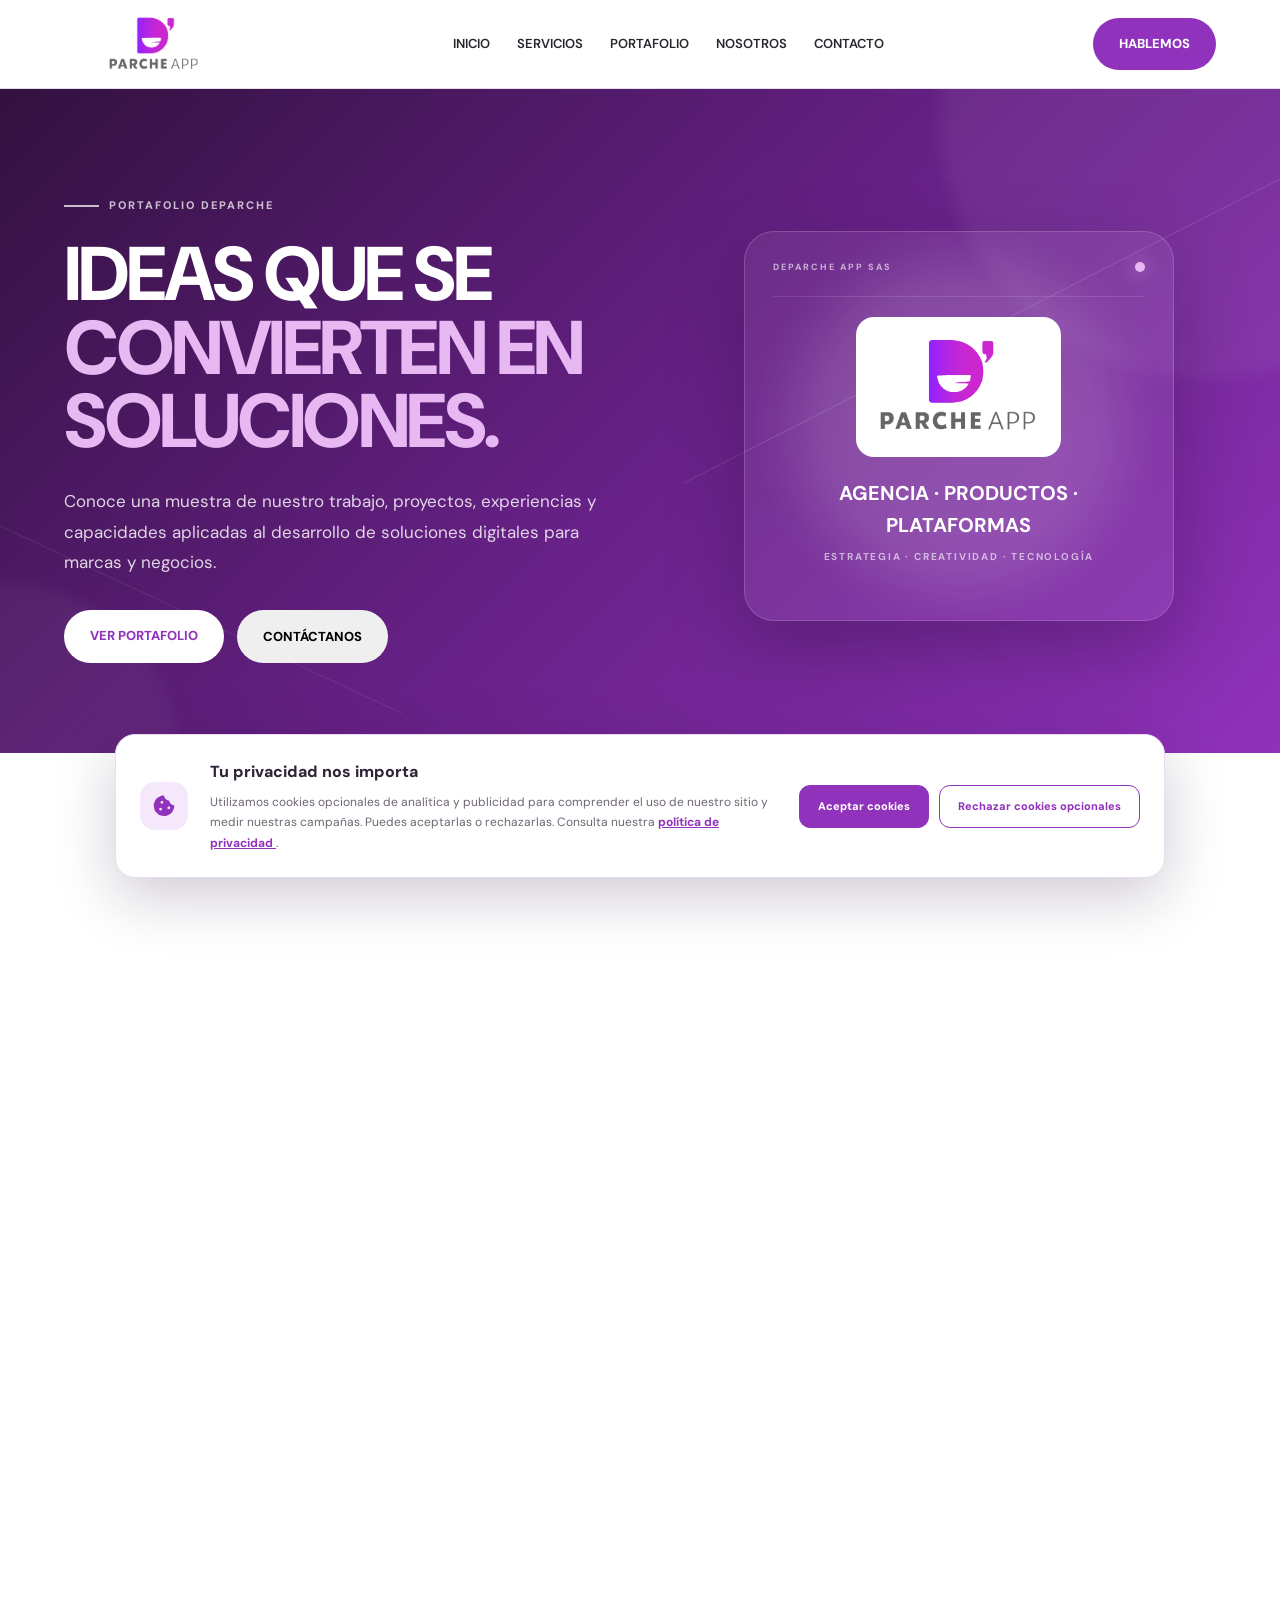
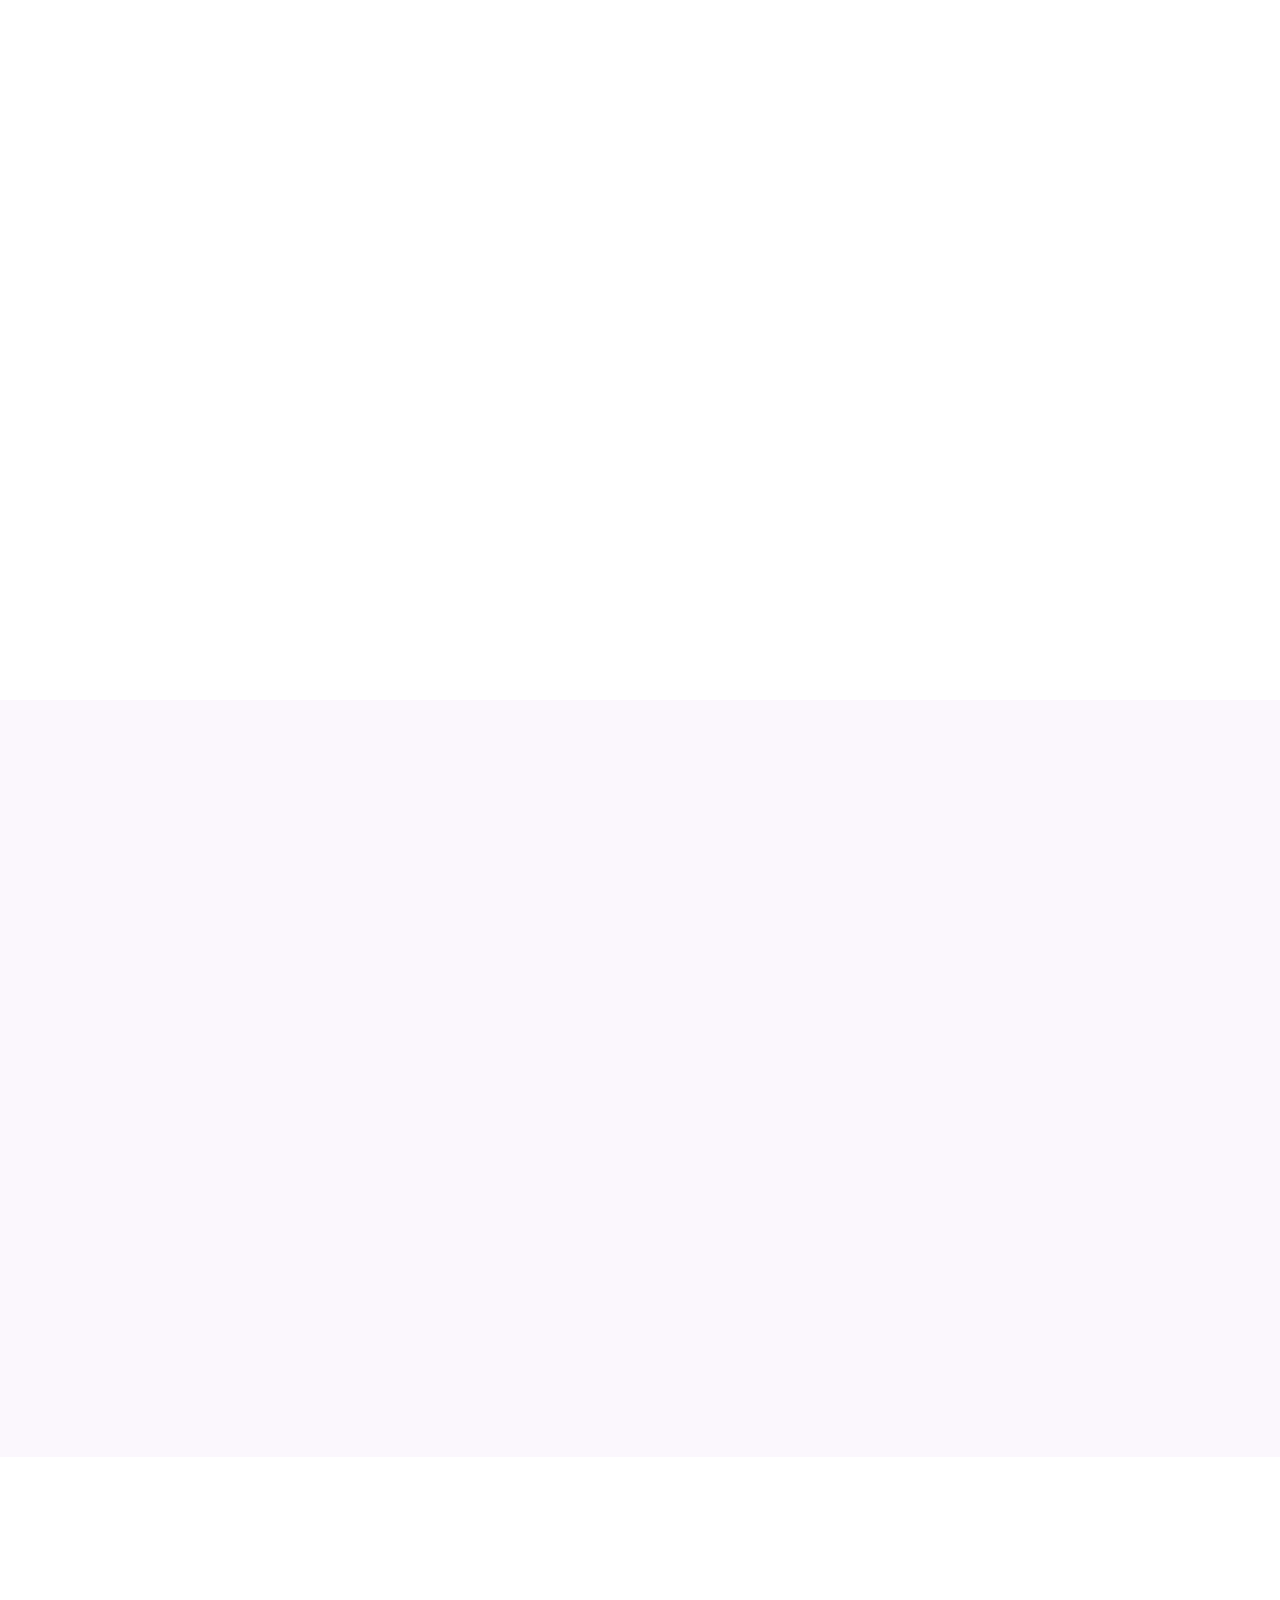
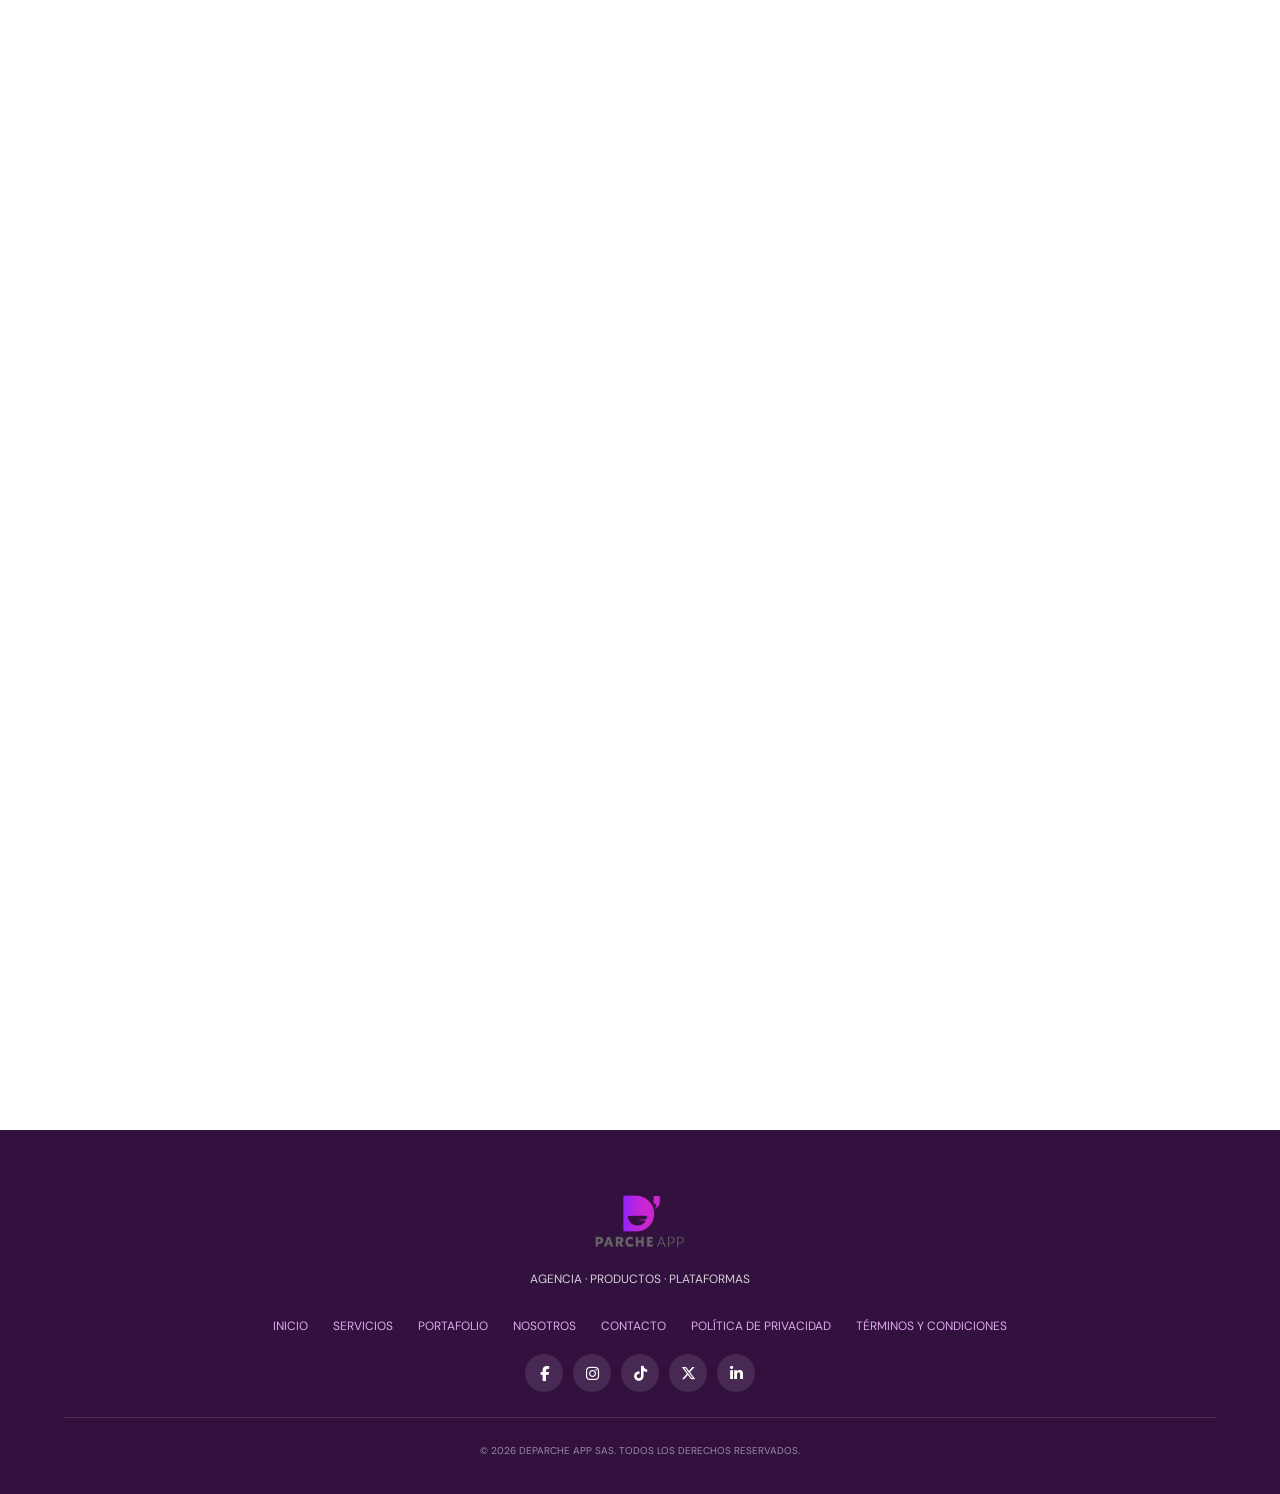
<file: portafolio.html>
<!DOCTYPE html>
<html lang="es">

<head>

<meta charset="UTF-8">

<meta
    name="viewport"
    content="width=device-width, initial-scale=1.0"
>

<meta
    name="description"
    content="Portafolio de DEPARCHE APP SAS. Conoce nuestro trabajo, proyectos, soluciones digitales y experiencia."
>

<title>PORTAFOLIO | DEPARCHE APP SAS</title>

<link
    rel="canonical"
    href="https://deparchesas.com/portafolio.html"
>

<meta property="og:type" content="website">

<meta property="og:locale" content="es_CO">

<meta
    property="og:title"
    content="Portafolio | DEPARCHE APP SAS"
>

<meta
    property="og:description"
    content="Conoce los proyectos, productos y soluciones digitales de DEPARCHE APP SAS."
>

<meta
    property="og:url"
    content="https://deparchesas.com/portafolio.html"
>

<meta
    property="og:image"
    content="https://deparchesas.com/img/deparche-app.png"
>

<!-- GOOGLE ANALYTICS 4, GOOGLE ADS Y CONSENT MODE V2 -->
<script>
(function () {
    "use strict";

    const claveConsentimiento = "deparcheCookiesPreferencia";

    function prepararGoogle() {
        window.dataLayer = window.dataLayer || [];

        window.gtag = window.gtag || function () {
            window.dataLayer.push(arguments);
        };
    }

    function actualizarConsentimiento(aceptado) {
        if (typeof window.gtag !== "function") return;

        const estado = aceptado ? "granted" : "denied";

        window.gtag("consent", "update", {
            analytics_storage: estado,
            ad_storage: estado,
            ad_user_data: estado,
            ad_personalization: estado
        });
    }

    function cargarEtiquetasGoogle() {
        prepararGoogle();

        // Si Google ya se cargó, actualizar el consentimiento
        // sin volver a insertar la etiqueta.
        if (window.deparcheGoogleCargado) {
            actualizarConsentimiento(true);
            return;
        }

        // Configurar el consentimiento antes de cargar Google.
        window.gtag("consent", "default", {
            analytics_storage: "denied",
            ad_storage: "denied",
            ad_user_data: "denied",
            ad_personalization: "denied",
            functionality_storage: "denied",
            personalization_storage: "denied",
            security_storage: "granted",
            wait_for_update: 500
        });

        actualizarConsentimiento(true);

        window.gtag("js", new Date());
        window.gtag("config", "G-V4Z0LSDWHV");
        window.gtag("config", "AW-18487593882");

        window.deparcheGoogleCargado = true;

        const script = document.createElement("script");
        script.async = true;
        script.src =
            "https://www.googletagmanager.com/gtag/js?id=G-V4Z0LSDWHV";

        script.onerror = function () {
            window.deparcheGoogleCargado = false;
            console.error("No se pudieron cargar las etiquetas de Google.");
        };

        document.head.appendChild(script);
    }

    window.deparcheCargarGoogle = cargarEtiquetasGoogle;
    window.deparcheActualizarConsentimiento = actualizarConsentimiento;

    try {
        if (
            localStorage.getItem(claveConsentimiento) === "aceptadas"
        ) {
            cargarEtiquetasGoogle();
        }
    } catch (error) {
        console.warn("No se pudo verificar el consentimiento.");
    }
})();
</script>

<!-- =====================================================
     FAVICON
===================================================== -->

<link
    rel="icon"
    type="image/png"
    href="img/logo.png"
>

<link
    rel="apple-touch-icon"
    href="img/logo.png"
>


<!-- =====================================================
     FUENTE
===================================================== -->

<link rel="preconnect" href="https://fonts.googleapis.com">
<link rel="preconnect" href="https://fonts.gstatic.com" crossorigin>

<link
    href="https://fonts.googleapis.com/css2?family=DM+Sans:wght@400;500;600;700;800&display=swap"
    rel="stylesheet"
>


<!-- =====================================================
     ICONOS
===================================================== -->

<link
    rel="stylesheet"
    href="https://cdnjs.cloudflare.com/ajax/libs/font-awesome/6.5.2/css/all.min.css"
>


<!-- =====================================================
     ESTILOS GENERALES
===================================================== -->

<link
    rel="stylesheet"
    href="css/estilos.css"
>


<style>

/* =====================================================
   PORTAFOLIO
===================================================== */

.portafolio-page {
    overflow-x: hidden;
}


/* =====================================================
   ANIMACIONES AL HACER SCROLL
===================================================== */

.animar-scroll {

    opacity: 0;

    transform: translateY(45px);

    transition:
        opacity .8s ease,
        transform .8s cubic-bezier(.22,1,.36,1);

    will-change:
        opacity,
        transform;

}


.animar-scroll.visible {

    opacity: 1;

    transform: translateY(0);

}


/* =====================================================
   ANIMACIÓN DESDE LA IZQUIERDA
===================================================== */

.animar-izquierda {

    opacity: 0;

    transform: translateX(-55px);

    transition:
        opacity .8s ease,
        transform .8s cubic-bezier(.22,1,.36,1);

    will-change:
        opacity,
        transform;

}


.animar-izquierda.visible {

    opacity: 1;

    transform: translateX(0);

}


/* =====================================================
   ANIMACIÓN DESDE LA DERECHA
===================================================== */

.animar-derecha {

    opacity: 0;

    transform: translateX(55px);

    transition:
        opacity .8s ease,
        transform .8s cubic-bezier(.22,1,.36,1);

    will-change:
        opacity,
        transform;

}


.animar-derecha.visible {

    opacity: 1;

    transform: translateX(0);

}


/* =====================================================
   ANIMACIÓN DE ESCALA
===================================================== */

.animar-escala {

    opacity: 0;

    transform: scale(.92);

    transition:
        opacity .8s ease,
        transform .8s cubic-bezier(.22,1,.36,1);

    will-change:
        opacity,
        transform;

}


.animar-escala.visible {

    opacity: 1;

    transform: scale(1);

}


/* =====================================================
   RETARDOS
===================================================== */

.retraso-1 {
    transition-delay: .10s;
}

.retraso-2 {
    transition-delay: .20s;
}

.retraso-3 {
    transition-delay: .30s;
}

.retraso-4 {
    transition-delay: .40s;
}

.retraso-5 {
    transition-delay: .50s;
}


/* =====================================================
   HERO
===================================================== */

.portafolio-hero {

    position: relative;

    min-height: 650px;

    display: flex;

    align-items: center;

    overflow: hidden;

    padding: 100px 0 90px;

    background:
        linear-gradient(
            135deg,
            var(--morado-profundo) 0%,
            var(--morado-oscuro) 52%,
            var(--morado) 100%
        );

    color: var(--blanco);

}


.portafolio-hero-fondo {

    position: absolute;

    inset: 0;

    overflow: hidden;

    pointer-events: none;

}


.portafolio-orb {

    position: absolute;

    border-radius: 50%;

    filter: blur(8px);

}


.portafolio-orb-1 {

    width: 520px;

    height: 520px;

    right: -180px;

    top: -230px;

    background:
        rgba(255,255,255,0.055);

}


.portafolio-orb-2 {

    width: 360px;

    height: 360px;

    left: -180px;

    bottom: -190px;

    background:
        rgba(255,255,255,0.045);

}


.portafolio-linea-1 {

    position: absolute;

    width: 800px;

    height: 1px;

    right: -160px;

    top: 32%;

    transform: rotate(-27deg);

    background:
        rgba(255,255,255,0.12);

}


.portafolio-linea-2 {

    position: absolute;

    width: 600px;

    height: 1px;

    left: -170px;

    bottom: 25%;

    transform: rotate(25deg);

    background:
        rgba(255,255,255,0.08);

}


.portafolio-hero-contenido {

    position: relative;

    z-index: 2;

    display: grid;

    grid-template-columns: 1.05fr 0.95fr;

    gap: 70px;

    align-items: center;

}


/* =====================================================
   HERO TEXTO
===================================================== */

.portafolio-etiqueta {

    display: inline-flex;

    align-items: center;

    gap: 10px;

    margin: 0 0 23px;

    color:
        rgba(255,255,255,0.72);

    font-size: 11px;

    font-weight: 800;

    letter-spacing: 2px;

}


.portafolio-etiqueta::before {

    content: "";

    width: 35px;

    height: 2px;

    background: currentColor;

}


.portafolio-hero h1 {

    max-width: 700px;

    margin: 0 0 27px;

    font-size:
        clamp(45px, 6vw, 76px);

    line-height: 0.97;

    letter-spacing: -3.5px;

    font-weight: 800;

}


.portafolio-hero h1 span {

    display: block;

    color: #E7B8F2;

}


.portafolio-hero-texto {

    max-width: 610px;

    margin: 0 0 32px;

    color:
        rgba(255,255,255,0.82);

    font-size: 17px;

    line-height: 1.8;

}


.portafolio-hero-botones {

    display: flex;

    flex-wrap: wrap;

    gap: 13px;

}


/* =====================================================
   HERO VISUAL
===================================================== */

.portafolio-visual {

    position: relative;

    min-height: 410px;

    display: flex;

    align-items: center;

    justify-content: center;

}


.portafolio-visual-glow {

    position: absolute;

    width: 330px;

    height: 330px;

    border-radius: 50%;

    background:
        rgba(255,255,255,0.07);

    filter: blur(28px);

}


.portafolio-panel {

    position: relative;

    width: min(430px, 100%);

    min-height: 390px;

    padding: 28px;

    border:
        1px solid rgba(255,255,255,0.16);

    border-radius: 30px;

    background:
        rgba(255,255,255,0.065);

    backdrop-filter: blur(13px);

    -webkit-backdrop-filter: blur(13px);

    box-shadow:
        0 30px 80px rgba(0,0,0,0.23);

}


.portafolio-panel-top {

    display: flex;

    justify-content: space-between;

    align-items: center;

    padding-bottom: 22px;

    border-bottom:
        1px solid rgba(255,255,255,0.11);

}


.portafolio-panel-top span {

    color:
        rgba(255,255,255,0.62);

    font-size: 9px;

    font-weight: 800;

    letter-spacing: 2px;

}


.portafolio-panel-dot {

    width: 10px;

    height: 10px;

    border-radius: 50%;

    background: #E7B8F2;

    box-shadow:
        0 0 18px rgba(231,184,242,0.65);

}


.portafolio-panel-logo {

    display: flex;

    align-items: center;

    justify-content: center;

    min-height: 180px;

}


.portafolio-panel-logo img {

    width: 205px;

    max-width: 70%;

    padding: 13px;

    border-radius: 18px;

    background: var(--blanco);

}


.portafolio-panel h3 {

    margin: 0 0 8px;

    text-align: center;

    font-size: 20px;

}


.portafolio-panel p {

    margin: 0;

    text-align: center;

    color:
        rgba(255,255,255,0.62);

    font-size: 10px;

    font-weight: 700;

    letter-spacing: 1.8px;

}


/* =====================================================
   INTRO
===================================================== */

.portafolio-intro {

    padding: 105px 0 75px;

    background: var(--blanco);

}


.portafolio-intro-contenido {

    max-width: 900px;

}


.portafolio-intro h2 {

    max-width: 820px;

    margin: 0 0 21px;

    font-size:
        clamp(35px, 4.3vw, 56px);

    line-height: 1.04;

    letter-spacing: -2.3px;

    font-weight: 800;

}


.portafolio-intro p:last-child {

    max-width: 760px;

    margin: 0;

    color: var(--gris);

    font-size: 17px;

    line-height: 1.8;

}


/* =====================================================
   PORTAFOLIO GRID
===================================================== */

.portafolio-proyectos {

    padding: 25px 0 115px;

    background: var(--blanco);

}


.portafolio-header {

    display: flex;

    justify-content: space-between;

    align-items: flex-end;

    gap: 30px;

    margin-bottom: 42px;

}


.portafolio-header h2 {

    margin: 0;

    font-size:
        clamp(32px, 4vw, 50px);

    line-height: 1;

    letter-spacing: -2px;

}


.portafolio-header p {

    max-width: 430px;

    margin: 0;

    color: var(--gris);

    font-size: 13px;

    line-height: 1.7;

}


.portafolio-grid {

    display: grid;

    grid-template-columns:
        repeat(2, 1fr);

    gap: 25px;

}


/* =====================================================
   TARJETAS
===================================================== */

.proyecto-card {

    position: relative;

    overflow: hidden;

    min-height: 430px;

    display: flex;

    flex-direction: column;

    justify-content: flex-end;

    padding: 34px;

    border:
        1px solid var(--borde);

    border-radius: 27px;

    background: #F8F5FA;

    transition:
        transform 0.35s ease,
        box-shadow 0.35s ease,
        border-color 0.35s ease;

}


.proyecto-card:hover {

    transform: translateY(-8px);

    border-color:
        rgba(144,50,187,0.28);

    box-shadow:
        0 25px 60px
        rgba(60,30,70,0.11);

}


/* =====================================================
   IMÁGENES DE PROYECTOS
===================================================== */

.proyecto-visual {

    position: absolute;

    inset: 0;

    overflow: hidden;

    background: #24152D;

}


.proyecto-visual img {

    position: absolute;

    inset: -8px;

    width: calc(100% + 16px);

    height: calc(100% + 16px);

    object-fit: cover;

    filter: blur(3px);

    transform: scale(1.03);

    opacity: 0.88;

    transition:
        transform .5s ease,
        filter .5s ease,
        opacity .5s ease;

}


.proyecto-visual::after {

    content: "";

    position: absolute;

    inset: 0;

    z-index: 2;

    background:
        linear-gradient(
            to bottom,
            rgba(30,15,38,0.08),
            rgba(30,15,38,0.78)
        );

}


.proyecto-card:hover .proyecto-visual img {

    filter: blur(4px);

    transform: scale(1.06);

    opacity: 0.82;

}


/* =====================================================
   CONTENIDO TARJETA
===================================================== */

.proyecto-contenido {

    position: relative;

    z-index: 3;

    color: var(--blanco);

}


.proyecto-numero {

    display: block;

    margin-bottom: 12px;

    color:
        rgba(255,255,255,0.65);

    font-size: 10px;

    font-weight: 800;

    letter-spacing: 2px;

}


.proyecto-contenido h3 {

    margin: 0 0 11px;

    font-size: 27px;

    line-height: 1.1;

}


.proyecto-contenido p {

    max-width: 540px;

    margin: 0;

    color:
        rgba(255,255,255,0.76);

    font-size: 13px;

    line-height: 1.65;

}


.proyecto-meta {

    display: flex;

    flex-wrap: wrap;

    gap: 7px;

    margin-top: 19px;

}


.proyecto-meta span {

    padding: 7px 10px;

    border:
        1px solid rgba(255,255,255,0.18);

    border-radius: 50px;

    background:
        rgba(255,255,255,0.08);

    color:
        rgba(255,255,255,0.75);

    font-size: 9px;

    font-weight: 700;

    letter-spacing: .5px;

}


/* =====================================================
   BLOQUE EXPERIENCIA
===================================================== */

.portafolio-experiencia {

    padding: 110px 0;

    background: var(--morado-suave);

}


.experiencia-contenido {

    display: grid;

    grid-template-columns: 0.85fr 1.15fr;

    gap: 80px;

    align-items: start;

}


.experiencia-intro h2 {

    margin: 0 0 20px;

    font-size:
        clamp(35px, 4vw, 54px);

    line-height: 1.03;

    letter-spacing: -2px;

}


.experiencia-intro p {

    max-width: 450px;

    margin: 0;

    color: var(--gris);

    font-size: 14px;

    line-height: 1.8;

}


.experiencia-lista {

    display: grid;

    gap: 17px;

}


.experiencia-item {

    display: grid;

    grid-template-columns: 65px 1fr;

    gap: 22px;

    padding: 24px;

    border:
        1px solid var(--borde);

    border-radius: 19px;

    background: var(--blanco);

}


.experiencia-item-numero {

    color: var(--morado);

    font-size: 11px;

    font-weight: 800;

    letter-spacing: 1px;

}


.experiencia-item h3 {

    margin: 0 0 7px;

    font-size: 18px;

}


.experiencia-item p {

    margin: 0;

    color: var(--gris);

    font-size: 12px;

    line-height: 1.7;

}


/* =====================================================
   TECNOLOGÍAS / CAPACIDADES
===================================================== */

.portafolio-capacidades {

    padding: 105px 0;

    background: var(--blanco);

}


.capacidades-header {

    max-width: 750px;

    margin-bottom: 45px;

}


.capacidades-header h2 {

    margin: 0 0 17px;

    font-size:
        clamp(34px, 4vw, 52px);

    line-height: 1.04;

    letter-spacing: -2px;

}


.capacidades-header p {

    margin: 0;

    color: var(--gris);

    font-size: 14px;

    line-height: 1.8;

}


.capacidades-grid {

    display: grid;

    grid-template-columns:
        repeat(4, 1fr);

    gap: 16px;

}


.capacidad {

    padding: 27px 23px;

    border:
        1px solid var(--borde);

    border-radius: 19px;

    background: var(--blanco);

    transition:
        transform .25s ease,
        box-shadow .25s ease;

}


.capacidad:hover {

    transform: translateY(-5px);

    box-shadow:
        0 18px 35px
        rgba(60,30,70,0.08);

}


.capacidad i {

    display: flex;

    align-items: center;

    justify-content: center;

    width: 48px;

    height: 48px;

    margin-bottom: 20px;

    border-radius: 13px;

    background: var(--morado-suave);

    color: var(--morado);

    font-size: 19px;

}


.capacidad h3 {

    margin: 0 0 8px;

    font-size: 16px;

}


.capacidad p {

    margin: 0;

    color: var(--gris);

    font-size: 11px;

    line-height: 1.65;

}


/* =====================================================
   CTA
===================================================== */

.portafolio-cta {

    padding: 90px 0;

    background: var(--blanco);

}


.portafolio-cta-box {

    position: relative;

    overflow: hidden;

    padding: 70px 45px;

    border-radius: 29px;

    background:
        linear-gradient(
            145deg,
            var(--morado),
            var(--morado-oscuro)
        );

    color: var(--blanco);

    text-align: center;

    box-shadow:
        0 25px 60px
        rgba(103,33,135,0.18);

}


.portafolio-cta-box::before {

    content: "";

    position: absolute;

    width: 320px;

    height: 320px;

    border-radius: 50%;

    right: -120px;

    top: -170px;

    background:
        rgba(255,255,255,0.07);

}


.portafolio-cta-box h2 {

    position: relative;

    max-width: 800px;

    margin: 0 auto 18px;

    font-size:
        clamp(32px, 4vw, 53px);

    line-height: 1.04;

}


.portafolio-cta-box p {

    position: relative;

    max-width: 650px;

    margin: 0 auto 30px;

    color:
        rgba(255,255,255,0.80);

    font-size: 14px;

    line-height: 1.7;

}


/* =====================================================
   SELECTOR CONTACTO
===================================================== */

.contacto-selector {

    position: fixed;

    inset: 0;

    z-index: 9998;

    display: none;

    align-items: flex-end;

    justify-content: center;

    padding: 25px;

    background:
        rgba(30,15,38,0.45);

    backdrop-filter: blur(4px);

    -webkit-backdrop-filter: blur(4px);

}


.contacto-selector.active {

    display: flex;

}


.contacto-selector-card {

    position: relative;

    width: min(430px, 100%);

    padding: 32px;

    border-radius: 24px;

    background: var(--blanco);

    box-shadow:
        0 25px 70px
        rgba(0,0,0,0.25);

    animation:
        selectorEntrada .25s ease;

}


@keyframes selectorEntrada {

    from {

        opacity: 0;

        transform:
            translateY(20px);

    }

    to {

        opacity: 1;

        transform:
            translateY(0);

    }

}


.selector-cerrar {

    position: absolute;

    top: 13px;

    right: 15px;

    width: 35px;

    height: 35px;

    border: none;

    border-radius: 50%;

    background: var(--morado-suave);

    color: var(--morado);

    cursor: pointer;

}


.contacto-selector-card > span {

    display: block;

    margin-bottom: 8px;

    color: var(--morado);

    font-size: 10px;

    font-weight: 800;

    letter-spacing: 1.5px;

}


.contacto-selector-card h2 {

    margin: 0 0 8px;

    font-size: 27px;

}


.contacto-selector-card > p {

    margin: 0 0 22px;

    color: var(--gris);

    font-size: 13px;

    line-height: 1.6;

}


.opciones-contacto {

    display: grid;

    gap: 12px;

}


.opcion-contacto {

    display: flex;

    align-items: center;

    gap: 15px;

    width: 100%;

    padding: 16px;

    box-sizing: border-box;

    border: 1px solid var(--borde);

    border-radius: 15px;

    background: var(--blanco);

    color: var(--texto);

    text-align: left;

    text-decoration: none;

    cursor: pointer;

    transition: all .2s ease;

}


.opcion-contacto:hover {

    transform: translateY(-2px);

    border-color:
        rgba(144,50,187,0.30);

    box-shadow:
        0 8px 22px
        rgba(60,30,70,0.08);

}


.opcion-contacto-icono {

    width: 45px;

    height: 45px;

    display: flex;

    align-items: center;

    justify-content: center;

    flex-shrink: 0;

    border-radius: 12px;

    background: var(--morado-suave);

    color: var(--morado);

    font-size: 19px;

}


.opcion-contacto strong {

    display: block;

    margin-bottom: 3px;

    color: var(--texto);

    font-size: 13px;

}


.opcion-contacto small {

    display: block;

    color: var(--gris);

    font-size: 11px;

}


/* =====================================================
   MODAL FORMULARIO
===================================================== */

.modal-portafolio {

    position: fixed;

    inset: 0;

    z-index: 9999;

    display: none;

    align-items: center;

    justify-content: center;

    padding: 25px;

    background:
        rgba(30,15,38,0.72);

    backdrop-filter: blur(7px);

    -webkit-backdrop-filter: blur(7px);

    overflow-y: auto;

}


.modal-portafolio.active {

    display: flex;

}


.modal-portafolio-contenido {

    position: relative;

    width: min(650px, 100%);

    max-height: 92vh;

    overflow-y: auto;

    padding: 38px;

    box-sizing: border-box;

    border-radius: 26px;

    border:
        1px solid var(--borde);

    background: var(--blanco);

    box-shadow:
        0 30px 90px
        rgba(0,0,0,0.28);

    animation:
        modalEntrada .25s ease;

}


@keyframes modalEntrada {

    from {

        opacity: 0;

        transform:
            translateY(20px)
            scale(.98);

    }

    to {

        opacity: 1;

        transform:
            translateY(0)
            scale(1);

    }

}


.modal-portafolio-cerrar {

    position: absolute;

    top: 15px;

    right: 18px;

    width: 38px;

    height: 38px;

    border: none;

    border-radius: 50%;

    background: var(--morado-suave);

    color: var(--morado);

    font-size: 20px;

    cursor: pointer;

}


.modal-portafolio-header {

    padding-right: 40px;

    margin-bottom: 25px;

}


.modal-portafolio-header span {

    display: block;

    margin-bottom: 8px;

    color: var(--morado);

    font-size: 10px;

    font-weight: 800;

    letter-spacing: 1.5px;

}


.modal-portafolio-header h2 {

    margin: 0 0 8px;

    font-size: 30px;

}


.modal-portafolio-header p {

    margin: 0;

    color: var(--gris);

    font-size: 13px;

    line-height: 1.6;

}


.modal-form-row {

    display: grid;

    grid-template-columns: 1fr 1fr;

    gap: 17px;

}


.modal-campo {

    margin-bottom: 18px;

}


.modal-campo label {

    display: block;

    margin-bottom: 7px;

    font-size: 12px;

    font-weight: 700;

}


.modal-campo input,
.modal-campo select,
.modal-campo textarea {

    width: 100%;

    padding: 13px 14px;

    box-sizing: border-box;

    border: 1px solid #DED5E2;

    border-radius: 11px;

    background: var(--blanco);

    color: var(--texto);

    font-family: inherit;

    font-size: 13px;

    outline: none;

    transition: all .2s ease;

}


.modal-campo input:focus,
.modal-campo select:focus,
.modal-campo textarea:focus {

    border-color: var(--morado);

    box-shadow:
        0 0 0 3px
        rgba(144,50,187,0.10);

}


.modal-campo textarea {

    min-height: 115px;

    resize: vertical;

}


.modal-portafolio-boton {

    width: 100%;

    min-height: 50px;

    border: none;

    cursor: pointer;

}


.modal-estado {

    min-height: 20px;

    margin-top: 12px;

    text-align: center;

    font-size: 11px;

    font-weight: 700;

}


.modal-privacidad {

    margin: 12px 0 0;

    color: #99939C;

    text-align: center;

    font-size: 9px;

    line-height: 1.5;

}


/* =====================================================
   ACCESIBILIDAD
===================================================== */

@media (prefers-reduced-motion: reduce) {

    .animar-scroll,
    .animar-izquierda,
    .animar-derecha,
    .animar-escala {

        opacity: 1;

        transform: none;

        transition: none;

    }

}


/* =====================================================
   RESPONSIVE
===================================================== */

@media (max-width: 950px) {

    .portafolio-hero {

        min-height: auto;

        padding: 85px 0 75px;

    }


    .portafolio-hero-contenido {

        grid-template-columns: 1fr;

        gap: 50px;

    }


    .portafolio-hero-contenido > div:first-child {

        text-align: center;

    }


    .portafolio-etiqueta {

        justify-content: center;

    }


    .portafolio-hero-texto {

        margin-left: auto;

        margin-right: auto;

    }


    .portafolio-hero-botones {

        justify-content: center;

    }


    .experiencia-contenido {

        grid-template-columns: 1fr;

        gap: 50px;

    }


    .capacidades-grid {

        grid-template-columns:
            repeat(2, 1fr);

    }

}


@media (max-width: 700px) {

    .portafolio-hero {

        padding: 75px 0 60px;

    }


    .portafolio-hero h1 {

        font-size: 41px;

        letter-spacing: -1.7px;

    }


    .portafolio-hero-texto {

        font-size: 15px;

    }


    .portafolio-visual {

        min-height: 330px;

    }


    .portafolio-panel {

        width: 300px;

        min-height: 300px;

        padding: 22px;

    }


    .portafolio-panel-logo {

        min-height: 135px;

    }


    .portafolio-panel-logo img {

        width: 160px;

    }


    .portafolio-intro,
    .portafolio-experiencia,
    .portafolio-capacidades {

        padding-top: 70px;

        padding-bottom: 70px;

    }


    .portafolio-intro h2 {

        font-size: 34px;

    }


    .portafolio-header {

        display: block;

    }


    .portafolio-header h2 {

        margin-bottom: 18px;

    }


    .portafolio-grid {

        grid-template-columns: 1fr;

    }


    .proyecto-card {

        min-height: 430px;

    }


    .capacidades-grid {

        grid-template-columns: 1fr;

    }


    .experiencia-item {

        grid-template-columns: 1fr;

        gap: 10px;

    }


    .portafolio-cta-box {

        padding: 48px 24px;

        border-radius: 22px;

    }


    .portafolio-cta-box h2 {

        font-size: 31px;

    }


    .contacto-selector {

        padding: 12px;

    }


    .contacto-selector-card {

        padding: 28px 22px;

    }


    .modal-portafolio {

        padding: 12px;

        align-items: flex-start;

    }


    .modal-portafolio-contenido {

        margin-top: 20px;

        padding: 28px 22px;

        border-radius: 22px;

        max-height: 94vh;

    }


    .modal-form-row {

        grid-template-columns: 1fr;

        gap: 0;

    }


    .modal-portafolio-header h2 {

        font-size: 25px;

    }

}

/* =====================================================
   AVISO DE COOKIES DEPARCHE
===================================================== */

.cookie-banner {
    position: fixed;
    z-index: 10000;
    left: 50%;
    bottom: 22px;
    right: auto;
    transform: translateX(-50%);
    width: calc(100% - 32px);
    max-width: 1050px;
    padding: 24px;
    display: flex;
    align-items: center;
    gap: 22px;
    box-sizing: border-box;
    background: #FFFFFF;
    color: #302437;
    border: 1px solid #E9DDEE;
    border-radius: 20px;
    box-shadow: 0 18px 60px rgba(36, 15, 45, 0.22);
    font-family: "DM Sans", sans-serif;
}

.cookie-banner[hidden],
.cookie-banner.oculto {
    display: none !important;
}

.cookie-icono {
    flex: 0 0 48px;
    width: 48px;
    height: 48px;
    display: flex;
    align-items: center;
    justify-content: center;
    border-radius: 15px;
    background: #F5E8FA;
    color: #9032BB;
    font-size: 22px;
}

.cookie-texto {
    flex: 1;
    min-width: 0;
}

.cookie-texto h2 {
    margin: 0 0 7px;
    color: #302437;
    font-size: 16px;
    font-weight: 800;
}

.cookie-texto p {
    margin: 0;
    color: #6F6574;
    font-size: 12px;
    line-height: 1.7;
}

.cookie-texto a {
    color: #9032BB;
    font-weight: 700;
    text-decoration: underline;
}

.cookie-acciones {
    display: flex;
    flex-wrap: wrap;
    align-items: center;
    gap: 10px;
}

.cookie-boton {
    min-height: 43px;
    padding: 0 18px;
    border: 1px solid #9032BB;
    border-radius: 11px;
    font-family: inherit;
    font-size: 11px;
    font-weight: 800;
    cursor: pointer;
    transition: background 0.2s ease, color 0.2s ease,
                transform 0.2s ease;
}

.cookie-boton:hover {
    transform: translateY(-2px);
}

#aceptarCookies {
    background: #9032BB;
    color: #FFFFFF;
}

#aceptarCookies:hover {
    background: #74259B;
}

#rechazarCookies {
    background: #FFFFFF;
    color: #9032BB;
}

#rechazarCookies:hover {
    background: #F8F0FB;
}

.cookie-boton:focus-visible {
    outline: 3px solid rgba(144, 50, 187, 0.35);
    outline-offset: 3px;
}

@media (max-width: 900px) {
    .cookie-banner {
        align-items: flex-start;
        flex-wrap: wrap;
    }

    .cookie-texto {
        flex-basis: calc(100% - 75px);
    }

    .cookie-acciones {
        width: 100%;
        justify-content: flex-end;
    }
}

@media (max-width: 600px) {
    .cookie-banner {
        left: 50%;
        right: auto;
        bottom: 10px;
        transform: translateX(-50%);
        width: calc(100% - 20px);
        padding: 17px;
        gap: 12px;
        border-radius: 17px;
        max-height: 85vh;
        overflow-y: auto;
    }

    .cookie-icono {
        flex-basis: 40px;
        width: 40px;
        height: 40px;
        font-size: 18px;
    }

    .cookie-texto {
        flex-basis: calc(100% - 55px);
    }

    .cookie-texto h2 {
        font-size: 14px;
    }

    .cookie-texto p {
        font-size: 11px;
    }

    .cookie-acciones {
        display: grid;
        grid-template-columns: 1fr 1fr;
        gap: 8px;
    }

    .cookie-boton {
        width: 100%;
        padding: 0 8px;
        font-size: 10px;
    }
}

@media (max-width: 400px) {
    .cookie-acciones {
        grid-template-columns: 1fr;
    }
}

.enlace-preferencias-cookies {
    padding: 0;
    border: 0;
    background: transparent;
    color: inherit;
    font: inherit;
    cursor: pointer;
    text-decoration: underline;
    text-underline-offset: 4px;
}

.enlace-preferencias-cookies:focus-visible {
    outline: 2px solid #9032BB;
    outline-offset: 4px;
}

</style>

</head>


<body class="portafolio-page">


<!-- =====================================================
     HEADER
===================================================== -->

<header class="header">

<div class="contenedor navegacion">


    <a
        href="index.html"
        class="logo"
    >

        <img
            src="img/logo.png"
            alt="DEPARCHE APP SAS"
        >

    </a>


    <nav class="menu">

        <a href="index.html">
            INICIO
        </a>

        <a href="servicios.html">
            SERVICIOS
        </a>

        <a href="portafolio.html">
            PORTAFOLIO
        </a>

        <a href="nosotros.html">
            NOSOTROS
        </a>

        <a href="contacto.html">
            CONTACTO
        </a>

    </nav>


    <a
        href="https://wa.me/573133514030?text=Hola%20DEPARCHE%20APP%20SAS,%20me%20gustaría%20conocer%20más%20sobre%20sus%20proyectos."
        class="boton boton-nav"
        target="_blank"
        rel="noopener noreferrer"
    >

        HABLEMOS

    </a>


    <button
        type="button"
        class="menu-mobile"
        id="menuMobilePortafolio"
        aria-label="Abrir menú"
        aria-expanded="false"
    >

        ☰

    </button>

</div>


<div
    class="menu-mobile-content"
    id="menuMobileContentPortafolio"
>

    <a href="index.html">
        INICIO
    </a>

    <a href="servicios.html">
        SERVICIOS
    </a>

    <a href="portafolio.html">
        PORTAFOLIO
    </a>

    <a href="nosotros.html">
        NOSOTROS
    </a>

    <a href="contacto.html">
        CONTACTO
    </a>


    <a
        href="https://wa.me/573133514030?text=Hola%20DEPARCHE%20APP%20SAS,%20me%20gustaría%20conocer%20más%20sobre%20sus%20proyectos."
        target="_blank"
        rel="noopener noreferrer"
    >

        HABLEMOS

    </a>

</div>

</header>



<main>


<!-- =====================================================
     HERO
===================================================== -->

<section class="portafolio-hero">


<div class="portafolio-hero-fondo">

    <div class="portafolio-orb portafolio-orb-1"></div>

    <div class="portafolio-orb portafolio-orb-2"></div>

    <div class="portafolio-linea-1"></div>

    <div class="portafolio-linea-2"></div>

</div>


<div class="contenedor portafolio-hero-contenido">


    <div class="animar-izquierda">


        <p class="portafolio-etiqueta">
            PORTAFOLIO DEPARCHE
        </p>


        <h1>

            IDEAS QUE SE

            <span>
                CONVIERTEN EN SOLUCIONES.
            </span>

        </h1>


        <p class="portafolio-hero-texto">

            Conoce una muestra de nuestro trabajo,
            proyectos, experiencias y capacidades
            aplicadas al desarrollo de soluciones
            digitales para marcas y negocios.

        </p>


        <div class="portafolio-hero-botones">


            <a
                href="#proyectos"
                class="boton boton-blanco"
            >

                VER PORTAFOLIO

            </a>


            <button
                type="button"
                class="boton boton-outline-blanco"
                id="botonHeroContactanos"
            >

                CONTÁCTANOS

            </button>


        </div>

    </div>



    <div class="portafolio-visual animar-derecha">


        <div class="portafolio-visual-glow"></div>


        <div class="portafolio-panel">


            <div class="portafolio-panel-top">

                <span>
                    DEPARCHE APP SAS
                </span>

                <div class="portafolio-panel-dot"></div>

            </div>


            <div class="portafolio-panel-logo">

                <img
                    src="img/logo.png"
                    alt="DEPARCHE APP SAS"
                >

            </div>


            <h3>
                AGENCIA · PRODUCTOS · PLATAFORMAS
            </h3>


            <p>
                ESTRATEGIA · CREATIVIDAD · TECNOLOGÍA
            </p>


        </div>

    </div>


</div>

</section>



<!-- =====================================================
     INTRO
===================================================== -->

<section class="portafolio-intro">


<div class="contenedor">


    <div class="portafolio-intro-contenido animar-scroll">


        <p class="etiqueta">
            NUESTRO TRABAJO
        </p>


        <h2>
            No solo creamos soluciones. Construimos experiencias digitales.
        </h2>


        <p>

            Nuestro portafolio reúne iniciativas, productos,
            experiencias digitales y trabajos que representan
            nuestra manera de combinar estrategia, creatividad,
            tecnología y operación.

        </p>


    </div>


</div>

</section>



<!-- =====================================================
     PROYECTOS
===================================================== -->

<section
    class="portafolio-proyectos"
    id="proyectos"
>


<div class="contenedor">


    <div class="portafolio-header animar-scroll">


        <div>

            <p class="etiqueta">
                SELECCIÓN DE TRABAJOS
            </p>

            <h2>
                Lo que hemos construido.
            </h2>

        </div>


        <p>

            Una mirada a nuestras iniciativas y
            experiencias digitales, desde productos
            propios hasta soluciones orientadas a
            necesidades empresariales.

        </p>


    </div>



    <div class="portafolio-grid">


        <article class="proyecto-card animar-scroll retraso-1">


            <div class="proyecto-visual proyecto-visual-1">

                <img
                    src="img/deparche-app.png"
                    alt="DEPARCHE APP"
                >

            </div>


            <div class="proyecto-contenido">


                <span class="proyecto-numero">
                    01 / PRODUCTO
                </span>


                <h3>
                    DEPARCHE APP
                </h3>


                <p>

                    Producto digital orientado a conectar
                    experiencias, comercio y descubrimiento
                    de lugares mediante una propuesta
                    digital propia.

                </p>


                <div class="proyecto-meta">

                    <span>
                        PRODUCTO DIGITAL
                    </span>

                    <span>
                        PLATAFORMA
                    </span>

                    <span>
                        EXPERIENCIA
                    </span>

                </div>


            </div>


        </article>



        <article class="proyecto-card animar-scroll retraso-2">


            <div class="proyecto-visual proyecto-visual-2">

                <img
                    src="img/ecosistema-digital.png"
                    alt="Ecosistema digital"
                >

            </div>


            <div class="proyecto-contenido">


                <span class="proyecto-numero">
                    02 / DIGITAL
                </span>


                <h3>
                    ECOSISTEMAS DIGITALES
                </h3>


                <p>

                    Organización y construcción de presencia
                    digital mediante contenido, comunicación,
                    actualización de plataformas y gestión
                    de diferentes canales.

                </p>


                <div class="proyecto-meta">

                    <span>
                        CONTENIDO
                    </span>

                    <span>
                        REDES
                    </span>

                    <span>
                        WEB
                    </span>

                </div>


            </div>


        </article>



        <article class="proyecto-card animar-scroll retraso-3">


            <div class="proyecto-visual proyecto-visual-3">

                <img
                    src="img/experiencia-web.png"
                    alt="Experiencia web"
                >

            </div>


            <div class="proyecto-contenido">


                <span class="proyecto-numero">
                    03 / WEB
                </span>


                <h3>
                    EXPERIENCIAS WEB
                </h3>


                <p>

                    Diseño, estructuración, actualización y
                    organización de experiencias web enfocadas
                    en comunicar una propuesta de valor de
                    manera clara y profesional.

                </p>


                <div class="proyecto-meta">

                    <span>
                        WEB
                    </span>

                    <span>
                        UX
                    </span>

                    <span>
                        CONTENIDO
                    </span>

                </div>


            </div>


        </article>



        <article class="proyecto-card animar-scroll retraso-4">


            <div class="proyecto-visual proyecto-visual-4">

                <img
                    src="img/gestion-digital.png"
                    alt="Gestión digital"
                >

            </div>


            <div class="proyecto-contenido">


                <span class="proyecto-numero">
                    04 / OPERATIONS
                </span>


                <h3>
                    GESTIÓN DIGITAL
                </h3>


                <p>

                    Experiencias relacionadas con organización
                    de información, seguimiento, reportes,
                    comunicación y apoyo a procesos digitales
                    empresariales.

                </p>


                <div class="proyecto-meta">

                    <span>
                        OPERACIÓN
                    </span>

                    <span>
                        INFORMACIÓN
                    </span>

                    <span>
                        REPORTES
                    </span>

                </div>


            </div>


        </article>


    </div>


</div>

</section>



<!-- =====================================================
     EXPERIENCIA
===================================================== -->

<section class="portafolio-experiencia">


<div class="contenedor experiencia-contenido">


    <div class="experiencia-intro animar-izquierda">


        <p class="etiqueta">
            NUESTRA EXPERIENCIA
        </p>


        <h2>
            Diferentes capacidades. Una misma visión.
        </h2>


        <p>

            DEPARCHE integra diferentes áreas de trabajo
            para desarrollar soluciones digitales que
            conecten creatividad, tecnología y necesidades
            reales de negocio.

        </p>


    </div>



    <div class="experiencia-lista">


        <article class="experiencia-item animar-derecha retraso-1">


            <span class="experiencia-item-numero">
                01
            </span>


            <div>

                <h3>
                    Estrategia digital
                </h3>

                <p>

                    Planeación de iniciativas digitales,
                    definición de objetivos y organización
                    de propuestas orientadas a resultados.

                </p>

            </div>


        </article>



        <article class="experiencia-item animar-derecha retraso-2">


            <span class="experiencia-item-numero">
                02
            </span>


            <div>

                <h3>
                    Desarrollo de productos
                </h3>

                <p>

                    Conceptualización y construcción de
                    productos y experiencias digitales
                    propias.

                </p>

            </div>


        </article>



        <article class="experiencia-item animar-derecha retraso-3">


            <span class="experiencia-item-numero">
                03
            </span>


            <div>

                <h3>
                    Comunicación digital
                </h3>

                <p>

                    Creación, organización y actualización
                    de contenidos para diferentes canales
                    y plataformas digitales.

                </p>

            </div>


        </article>



        <article class="experiencia-item animar-derecha retraso-4">


            <span class="experiencia-item-numero">
                04
            </span>


            <div>

                <h3>
                    Operación y soporte
                </h3>

                <p>

                    Organización de información, seguimiento,
                    reportes y apoyo a procesos digitales
                    empresariales.

                </p>

            </div>


        </article>


    </div>


</div>

</section>



<!-- =====================================================
     CAPACIDADES
===================================================== -->

<section class="portafolio-capacidades">


<div class="contenedor">


    <div class="capacidades-header animar-scroll">


        <p class="etiqueta">
            CAPACIDADES
        </p>


        <h2>
            Herramientas para convertir una idea en realidad.
        </h2>


        <p>

            Nuestro trabajo combina diferentes disciplinas
            y herramientas para construir soluciones
            digitales adaptadas a cada proyecto.

        </p>


    </div>



    <div class="capacidades-grid">


        <article class="capacidad animar-scroll retraso-1">

            <i class="fa-solid fa-lightbulb"></i>

            <h3>
                Estrategia
            </h3>

            <p>
                Conceptualización, planeación y
                organización de iniciativas digitales.
            </p>

        </article>



        <article class="capacidad animar-scroll retraso-2">

            <i class="fa-solid fa-laptop-code"></i>

            <h3>
                Tecnología
            </h3>

            <p>
                Desarrollo y estructuración de
                experiencias y productos digitales.
            </p>

        </article>



        <article class="capacidad animar-scroll retraso-3">

            <i class="fa-solid fa-chart-line"></i>

            <h3>
                Datos
            </h3>

            <p>
                Organización, análisis y presentación
                de información para apoyar decisiones.
            </p>

        </article>



        <article class="capacidad animar-scroll retraso-4">

            <i class="fa-solid fa-wand-magic-sparkles"></i>

            <h3>
                Creatividad
            </h3>

            <p>
                Contenido, comunicación y propuestas
                visuales para entornos digitales.
            </p>

        </article>


    </div>


</div>

</section>



<!-- =====================================================
     CTA
===================================================== -->

<section class="portafolio-cta">


<div class="contenedor">


    <div class="portafolio-cta-box animar-escala">


        <p class="etiqueta">
            ¿TIENES UNA IDEA?
        </p>


        <h2>
            TU PRÓXIMO PROYECTO PUEDE EMPEZAR AQUÍ.
        </h2>


        <p>

            Cuéntanos qué tienes en mente y conversemos
            sobre cómo podemos convertir esa idea en
            una solución digital.

        </p>


        <button
            type="button"
            class="boton boton-blanco"
            id="botonContactanosFinal"
        >

            CONTÁCTANOS

        </button>


    </div>


</div>

</section>


</main>



<!-- =====================================================
     SELECTOR DE CONTACTO
===================================================== -->

<div
    class="contacto-selector"
    id="contactoSelector"
    aria-hidden="true"
>


<div class="contacto-selector-card">


    <button
        type="button"
        class="selector-cerrar"
        id="cerrarSelectorContacto"
        aria-label="Cerrar"
    >

        <i class="fa-solid fa-xmark"></i>

    </button>


    <span>
        HABLEMOS
    </span>


    <h2>
        ¿CÓMO QUIERES CONTACTARNOS?
    </h2>


    <p>

        Elige el canal que prefieras para hablar
        con DEPARCHE APP SAS.

    </p>


    <div class="opciones-contacto">


        <a
            href="https://wa.me/573133514030?text=Hola%20DEPARCHE%20APP%20SAS,%20me%20gustaría%20conocer%20más%20sobre%20sus%20proyectos."
            class="opcion-contacto"
            target="_blank"
            rel="noopener noreferrer"
        >


            <div class="opcion-contacto-icono">

                <i class="fa-brands fa-whatsapp"></i>

            </div>


            <div>

                <strong>
                    WHATSAPP
                </strong>

                <small>
                    Escríbenos directamente
                </small>

            </div>


        </a>



        <button
            type="button"
            class="opcion-contacto"
            id="opcionCorreoContacto"
        >


            <div class="opcion-contacto-icono">

                <i class="fa-solid fa-envelope"></i>

            </div>


            <div>

                <strong>
                    CORREO ELECTRÓNICO
                </strong>

                <small>
                    Envíanos los detalles de tu proyecto
                </small>

            </div>


        </button>


    </div>


</div>

</div>



<!-- =====================================================
     MODAL FORMULARIO
===================================================== -->

<div
    class="modal-portafolio"
    id="modalPortafolio"
    aria-hidden="true"
>


<div
    class="modal-portafolio-contenido"
    role="dialog"
    aria-modal="true"
    aria-labelledby="tituloModalPortafolio"
>


    <button
        type="button"
        class="modal-portafolio-cerrar"
        id="cerrarModalPortafolio"
        aria-label="Cerrar formulario"
    >

        <i class="fa-solid fa-xmark"></i>

    </button>


    <div class="modal-portafolio-header">


        <span>
            HABLEMOS DE TU PROYECTO
        </span>


        <h2 id="tituloModalPortafolio">
            CUÉNTANOS TU IDEA.
        </h2>


        <p>

            Completa tus datos y envíanos los detalles
            de lo que tienes en mente.

        </p>


    </div>



    <form id="formularioContactoPortafolio">


        <input
            type="hidden"
            name="access_key"
            value="834635d6-a9bf-46e1-8f74-55bf79fd12eb"
        >


        <input
            type="hidden"
            name="subject"
            value="Nueva solicitud desde Portafolio - DEPARCHE APP SAS"
        >


        <input
            type="hidden"
            name="from_name"
            value="Formulario Portafolio - DEPARCHE APP SAS"
        >


        <input
            type="hidden"
            name="to"
            value="commercial@deparchesas.com"
        >



        <div class="modal-form-row">


            <div class="modal-campo">

                <label for="nombrePortafolio">
                    Nombre *
                </label>


                <input
                    type="text"
                    id="nombrePortafolio"
                    name="nombre"
                    placeholder="Tu nombre"
                    autocomplete="name"
                    required
                >

            </div>



            <div class="modal-campo">

                <label for="empresaPortafolio">
                    Empresa
                </label>


                <input
                    type="text"
                    id="empresaPortafolio"
                    name="empresa"
                    placeholder="Nombre de tu empresa"
                    autocomplete="organization"
                >

            </div>


        </div>



        <div class="modal-form-row">


            <div class="modal-campo">

                <label for="emailPortafolio">
                    Correo electrónico *
                </label>


                <input
                    type="email"
                    id="emailPortafolio"
                    name="email"
                    placeholder="tu@correo.com"
                    autocomplete="email"
                    required
                >

            </div>



            <div class="modal-campo">

                <label for="telefonoPortafolio">
                    Teléfono
                </label>


                <input
                    type="tel"
                    id="telefonoPortafolio"
                    name="telefono"
                    placeholder="+57 300 000 0000"
                    autocomplete="tel"
                >

            </div>


        </div>



        <div class="modal-campo">


            <label for="tipoProyectoPortafolio">
                Tipo de proyecto *
            </label>


            <select
                id="tipoProyectoPortafolio"
                name="tipo_proyecto"
                required
            >


                <option value="">
                    Selecciona una opción
                </option>


                <option value="Proyecto digital">
                    Proyecto digital
                </option>


                <option value="Página web">
                    Página web
                </option>


                <option value="Producto digital">
                    Producto digital
                </option>


                <option value="Contenido y comunicación">
                    Contenido y comunicación
                </option>


                <option value="Marketing">
                    Marketing
                </option>


                <option value="Otro">
                    Otro
                </option>


            </select>


        </div>



        <div class="modal-campo">


            <label for="mensajePortafolio">

                Cuéntanos sobre tu proyecto

                <span
                    style="
                        font-weight:400;
                        color:#999;
                    "
                >

                    (opcional)

                </span>

            </label>


            <textarea
                id="mensajePortafolio"
                name="mensaje"
                placeholder="Cuéntanos qué necesitas, qué quieres construir o qué problema quieres resolver..."
            ></textarea>


        </div>



        <input
            type="checkbox"
            name="botcheck"
            style="display:none"
            tabindex="-1"
            autocomplete="off"
        >



        <button
            type="submit"
            class="boton boton-principal modal-portafolio-boton"
            id="botonEnviarPortafolio"
        >

            <span id="textoBotonPortafolio">
                ENVIAR SOLICITUD
            </span>

        </button>


        <p
            class="modal-estado"
            id="mensajeFormularioPortafolio"
            aria-live="polite"
        ></p>


       
         <p class="modal-privacidad">
            Al enviar este formulario, autorizas el tratamiento de tus
            datos para gestionar y responder a tu solicitud, conforme
            a nuestra
        <a href="politica-privacidad.html">
            Política de Privacidad
    </a>.
</p>

    </form>


</div>

</div>

<!-- =====================================================
     AVISO DE COOKIES DEPARCHE APP SAS
===================================================== -->

<section
    class="cookie-banner"
    id="cookieBanner"
    role="dialog"
    aria-labelledby="cookieTitulo"
    aria-describedby="cookieDescripcion"
    hidden
>
    <div class="cookie-icono" aria-hidden="true">
        <i class="fa-solid fa-cookie-bite"></i>
    </div>

    <div class="cookie-texto">
        <h2 id="cookieTitulo">
            Tu privacidad nos importa
        </h2>

        <p id="cookieDescripcion">
            Utilizamos cookies opcionales de analítica y publicidad
            para comprender el uso de nuestro sitio y medir nuestras
            campañas. Puedes aceptarlas o rechazarlas. Consulta nuestra
            <a href="politica-privacidad.html">
                política de privacidad
            </a>.
        </p>
    </div>

    <div class="cookie-acciones">
        <button
            type="button"
            class="cookie-boton"
            id="aceptarCookies"
        >
            Aceptar cookies
        </button>

        <button
            type="button"
            class="cookie-boton"
            id="rechazarCookies"
        >
            Rechazar cookies opcionales
        </button>
    </div>
</section>

<!-- =====================================================
     FOOTER
===================================================== -->

<footer class="footer">


<div class="contenedor footer-contenido">


    <img
        src="img/logo.png"
        alt="DEPARCHE APP SAS"
        class="footer-logo"
    >


    <p>
        AGENCIA · PRODUCTOS · PLATAFORMAS
    </p>


    <div class="footer-links">


        <a href="index.html">
            INICIO
        </a>


        <a href="servicios.html">
            SERVICIOS
        </a>


        <a href="portafolio.html">
            PORTAFOLIO
        </a>


        <a href="nosotros.html">
            NOSOTROS
        </a>


        <a href="contacto.html">
            CONTACTO
        </a>

        <a href="politica-privacidad.html">
            POLÍTICA DE PRIVACIDAD
        </a>

        <a href="terminos-condiciones.html">
           TÉRMINOS Y CONDICIONES
       </a>

    </div>



    <div class="footer-redes">


        <a
            href="https://www.facebook.com/share/1L8ehq9Eez/?mibextid=wwXIfr"
            target="_blank"
            rel="noopener noreferrer"
            aria-label="Facebook"
        >

            <i class="fa-brands fa-facebook-f"></i>

        </a>


        <a
            href="https://www.instagram.com/deparcheapp"
            target="_blank"
            rel="noopener noreferrer"
            aria-label="Instagram"
        >

            <i class="fa-brands fa-instagram"></i>

        </a>


        <!-- =================================================
             TIKTOK
        ================================================== -->

        <a
            href="https://www.tiktok.com/@deparcheapp"
            target="_blank"
            rel="noopener noreferrer"
            aria-label="TikTok"
        >

            <i class="fa-brands fa-tiktok"></i>

        </a>


        <a
            href="https://x.com/deparcheapp_?s=11"
            target="_blank"
            rel="noopener noreferrer"
            aria-label="X"
        >

            <i class="fa-brands fa-x-twitter"></i>

        </a>


        <a
            href="https://www.linkedin.com/company/deparche"
            target="_blank"
            rel="noopener noreferrer"
            aria-label="LinkedIn"
        >

            <i class="fa-brands fa-linkedin-in"></i>

        </a>


    </div>


    <div class="footer-linea"></div>


    <p class="copyright">

        © 2026 DEPARCHE APP SAS.
        TODOS LOS DERECHOS RESERVADOS.

    </p>


</div>

</footer>



<!-- =====================================================
     JAVASCRIPT
===================================================== -->

<script>

document.addEventListener("DOMContentLoaded", function () {


    /* =====================================================
       ANIMACIONES AL HACER SCROLL
    ===================================================== */

const elementosAnimados = document.querySelectorAll(
    ".animar-scroll, .animar-izquierda, " +
    ".animar-derecha, .animar-escala"
);

if ("IntersectionObserver" in window) {
    const observerScroll = new IntersectionObserver(
        function (entradas) {
            entradas.forEach(function (entrada) {
                if (entrada.isIntersecting) {
                    entrada.target.classList.add("visible");
                } else {
                    entrada.target.classList.remove("visible");
                }
            });
        },
        {
            threshold: 0.15,
            rootMargin: "0px 0px -50px 0px"
        }
    );

    elementosAnimados.forEach(function (elemento) {
        observerScroll.observe(elemento);
    });
} else {
    elementosAnimados.forEach(function (elemento) {
        elemento.classList.add("visible");
    });
}


    /* =====================================================
       ELEMENTOS
    ===================================================== */

    const selector =
        document.getElementById(
            "contactoSelector"
        );


    const modal =
        document.getElementById(
            "modalPortafolio"
        );


    const botonesContacto = [

        document.getElementById(
            "botonHeroContactanos"
        ),

        document.getElementById(
            "botonContactanosFinal"
        )

    ];


    const cerrarSelector =
        document.getElementById(
            "cerrarSelectorContacto"
        );


    const opcionCorreo =
        document.getElementById(
            "opcionCorreoContacto"
        );


    const cerrarModal =
        document.getElementById(
            "cerrarModalPortafolio"
        );


    const menuMobile =
        document.getElementById(
            "menuMobilePortafolio"
        );


    const menuMobileContent =
        document.getElementById(
            "menuMobileContentPortafolio"
        );



    /* =====================================================
       ABRIR SELECTOR
    ===================================================== */

    function abrirSelectorContacto() {

        selector.classList.add("active");

        selector.setAttribute(
            "aria-hidden",
            "false"
        );

        document.body.style.overflow =
            "hidden";

    }



    /* =====================================================
       CERRAR SELECTOR
    ===================================================== */

    function cerrarSelectorContacto() {

        selector.classList.remove("active");

        selector.setAttribute(
            "aria-hidden",
            "true"
        );


        if (
            !modal.classList.contains("active")
        ) {

            document.body.style.overflow = "";

        }

    }



    /* =====================================================
       ABRIR FORMULARIO
    ===================================================== */

    function abrirModalPortafolio() {

        cerrarSelectorContacto();

        modal.classList.add("active");

        modal.setAttribute(
            "aria-hidden",
            "false"
        );

        document.body.style.overflow =
            "hidden";


        const nombre =
            document.getElementById(
                "nombrePortafolio"
            );


        if (nombre) {

            setTimeout(
                function () {

                    nombre.focus();

                },
                200
            );

        }

    }



    /* =====================================================
       CERRAR FORMULARIO
    ===================================================== */

    function cerrarModalPortafolio() {

        modal.classList.remove("active");

        modal.setAttribute(
            "aria-hidden",
            "true"
        );

        document.body.style.overflow =
            "";


        const formulario =
            document.getElementById(
                "formularioContactoPortafolio"
            );


        if (formulario) {

            formulario.reset();

        }


        const mensaje =
            document.getElementById(
                "mensajeFormularioPortafolio"
            );


        if (mensaje) {

            mensaje.textContent = "";

            mensaje.style.color = "";

        }


        const textoBoton =
            document.getElementById(
                "textoBotonPortafolio"
            );


        if (textoBoton) {

            textoBoton.textContent =
                "ENVIAR SOLICITUD";

        }

    }



    /* =====================================================
       BOTONES CONTÁCTANOS
    ===================================================== */

    botonesContacto.forEach(
        function (boton) {

            if (boton) {

                boton.addEventListener(
                    "click",
                    abrirSelectorContacto
                );

            }

        }
    );



    /* =====================================================
       CORREO
    ===================================================== */

    if (opcionCorreo) {

        opcionCorreo.addEventListener(
            "click",
            abrirModalPortafolio
        );

    }



    /* =====================================================
       CERRAR SELECTOR
    ===================================================== */

    if (cerrarSelector) {

        cerrarSelector.addEventListener(
            "click",
            cerrarSelectorContacto
        );

    }



    /* =====================================================
       CERRAR MODAL
    ===================================================== */

    if (cerrarModal) {

        cerrarModal.addEventListener(
            "click",
            cerrarModalPortafolio
        );

    }



    /* =====================================================
       CLICK FUERA DEL SELECTOR
    ===================================================== */

    if (selector) {

        selector.addEventListener(
            "click",
            function (event) {

                if (
                    event.target === selector
                ) {

                    cerrarSelectorContacto();

                }

            }
        );

    }



    /* =====================================================
       CLICK FUERA DEL FORMULARIO
    ===================================================== */

    if (modal) {

        modal.addEventListener(
            "click",
            function (event) {

                if (
                    event.target === modal
                ) {

                    cerrarModalPortafolio();

                }

            }
        );

    }



    /* =====================================================
       ESC
    ===================================================== */

    document.addEventListener(
        "keydown",
        function (event) {

            if (
                event.key !== "Escape"
            ) {

                return;

            }


            if (
                modal &&
                modal.classList.contains(
                    "active"
                )
            ) {

                cerrarModalPortafolio();

                return;

            }


            if (
                selector &&
                selector.classList.contains(
                    "active"
                )
            ) {

                cerrarSelectorContacto();

            }

        }
    );



    /* =====================================================
       MENÚ MÓVIL
    ===================================================== */

    if (
        menuMobile &&
        menuMobileContent
    ) {


        menuMobile.addEventListener(
            "click",
            function () {


                const activo =
                    menuMobileContent.classList.toggle(
                        "active"
                    );


                menuMobile.setAttribute(
                    "aria-expanded",
                    activo
                        ? "true"
                        : "false"
                );

            }
        );


        const enlaces =
            menuMobileContent.querySelectorAll(
                "a"
            );


        enlaces.forEach(
            function (enlace) {

                enlace.addEventListener(
                    "click",
                    function () {

                        menuMobileContent.classList.remove(
                            "active"
                        );


                        menuMobile.setAttribute(
                            "aria-expanded",
                            "false"
                        );

                    }
                );

            }
        );

    }



    /* =====================================================
       ENVÍO WEB3FORMS
    ===================================================== */

    const formulario =
        document.getElementById(
            "formularioContactoPortafolio"
        );


    if (formulario) {


        formulario.addEventListener(
            "submit",
            async function (event) {


                event.preventDefault();


                const boton =
                    document.getElementById(
                        "botonEnviarPortafolio"
                    );


                const texto =
                    document.getElementById(
                        "textoBotonPortafolio"
                    );


                const mensaje =
                    document.getElementById(
                        "mensajeFormularioPortafolio"
                    );


                try {


                    boton.disabled = true;


                    texto.textContent =
                        "ENVIANDO...";


                    mensaje.textContent = "";


                    const formData =
                        new FormData(
                            formulario
                        );


                    const response =
                        await fetch(
                            "https://api.web3forms.com/submit",
                            {

                                method: "POST",

                                body: formData

                            }
                        );


                    const data =
                        await response.json();


                    if (!data.success) {

                        throw new Error(
                            data.message ||
                            "No se pudo enviar el formulario."
                        );

                    }


                    mensaje.textContent =
                        "¡Solicitud enviada correctamente! Nos pondremos en contacto contigo.";


                    mensaje.style.color =
                        "#238636";


                    texto.textContent =
                        "ENVIADO ✓";


                    formulario.reset();


                    setTimeout(
                        function () {

                            cerrarModalPortafolio();

                        },
                        3000
                    );


                } catch (error) {


                    console.error(error);


                    mensaje.textContent =
                        "No pudimos enviar tu solicitud. Inténtalo nuevamente.";


                    mensaje.style.color =
                        "#c62828";


                    texto.textContent =
                        "INTENTAR NUEVAMENTE";


                } finally {


                    boton.disabled = false;

                }

            }
        );

    }

});

</script>


<script>
document.addEventListener("DOMContentLoaded", function () {
    "use strict";

    const banner = document.getElementById("cookieBanner");
    const aceptar = document.getElementById("aceptarCookies");
    const rechazar = document.getElementById("rechazarCookies");
    const abrirPreferencias =
        document.getElementById("abrirPreferenciasCookies");

    const claveConsentimiento = "deparcheCookiesPreferencia";

    if (!banner || !aceptar || !rechazar) return;

    function leerEleccion() {
        try {
            return localStorage.getItem(claveConsentimiento);
        } catch (error) {
            return null;
        }
    }

    function guardarEleccion(valor) {
        try {
            localStorage.setItem(claveConsentimiento, valor);
        } catch (error) {
            console.warn("No se pudo guardar la elección de cookies.");
        }

        if (valor === "aceptadas") {
            if (typeof window.deparcheCargarGoogle === "function") {
                window.deparcheCargarGoogle();
            }
        } else if (
            typeof window.deparcheActualizarConsentimiento === "function"
        ) {
            window.deparcheActualizarConsentimiento(false);
        }

        banner.hidden = true;
    }

    function mostrarPreferencias() {
        banner.hidden = false;
        aceptar.focus();
    }

    const eleccion = leerEleccion();

    banner.hidden =
        eleccion === "aceptadas" || eleccion === "rechazadas";

    aceptar.addEventListener("click", function () {
        guardarEleccion("aceptadas");
    });

    rechazar.addEventListener("click", function () {
        guardarEleccion("rechazadas");
    });

    if (abrirPreferencias) {
        abrirPreferencias.addEventListener(
            "click",
            mostrarPreferencias
        );
    }
});
</script>

</body>

</html>
</file>
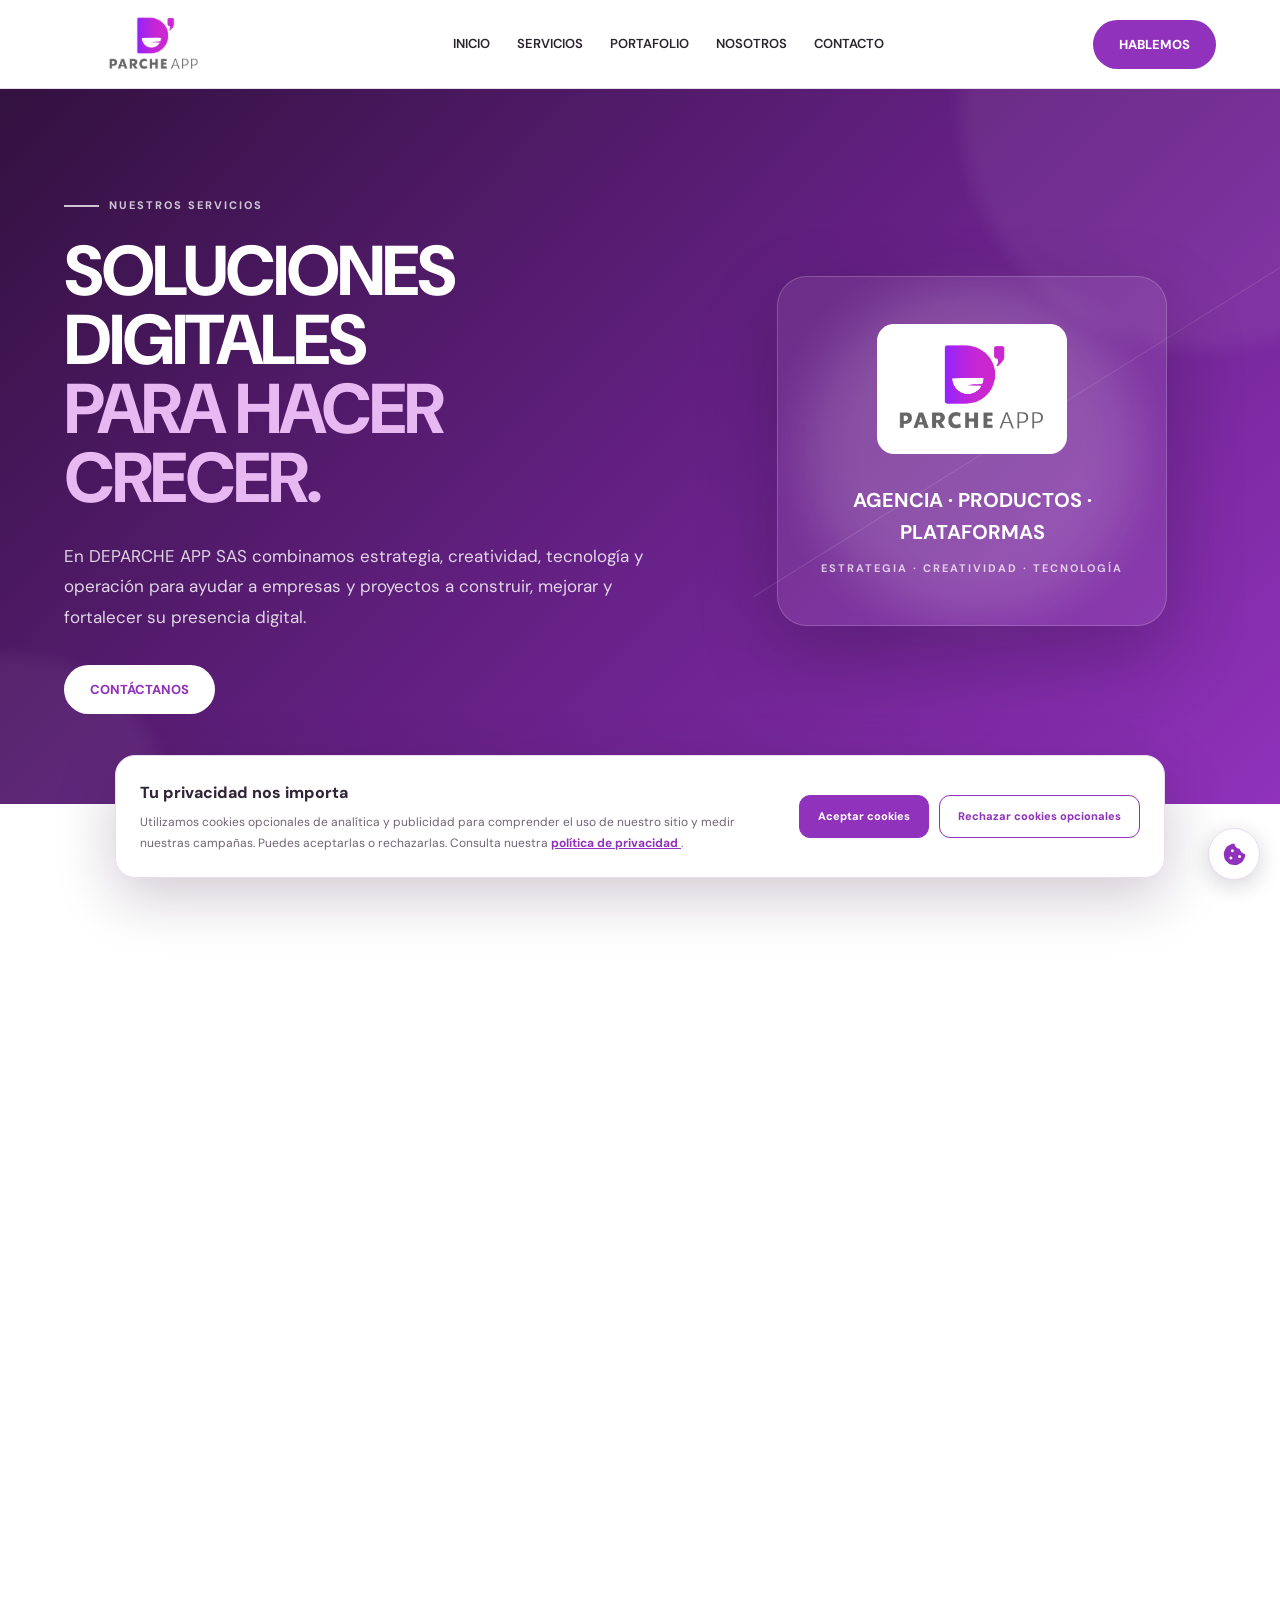
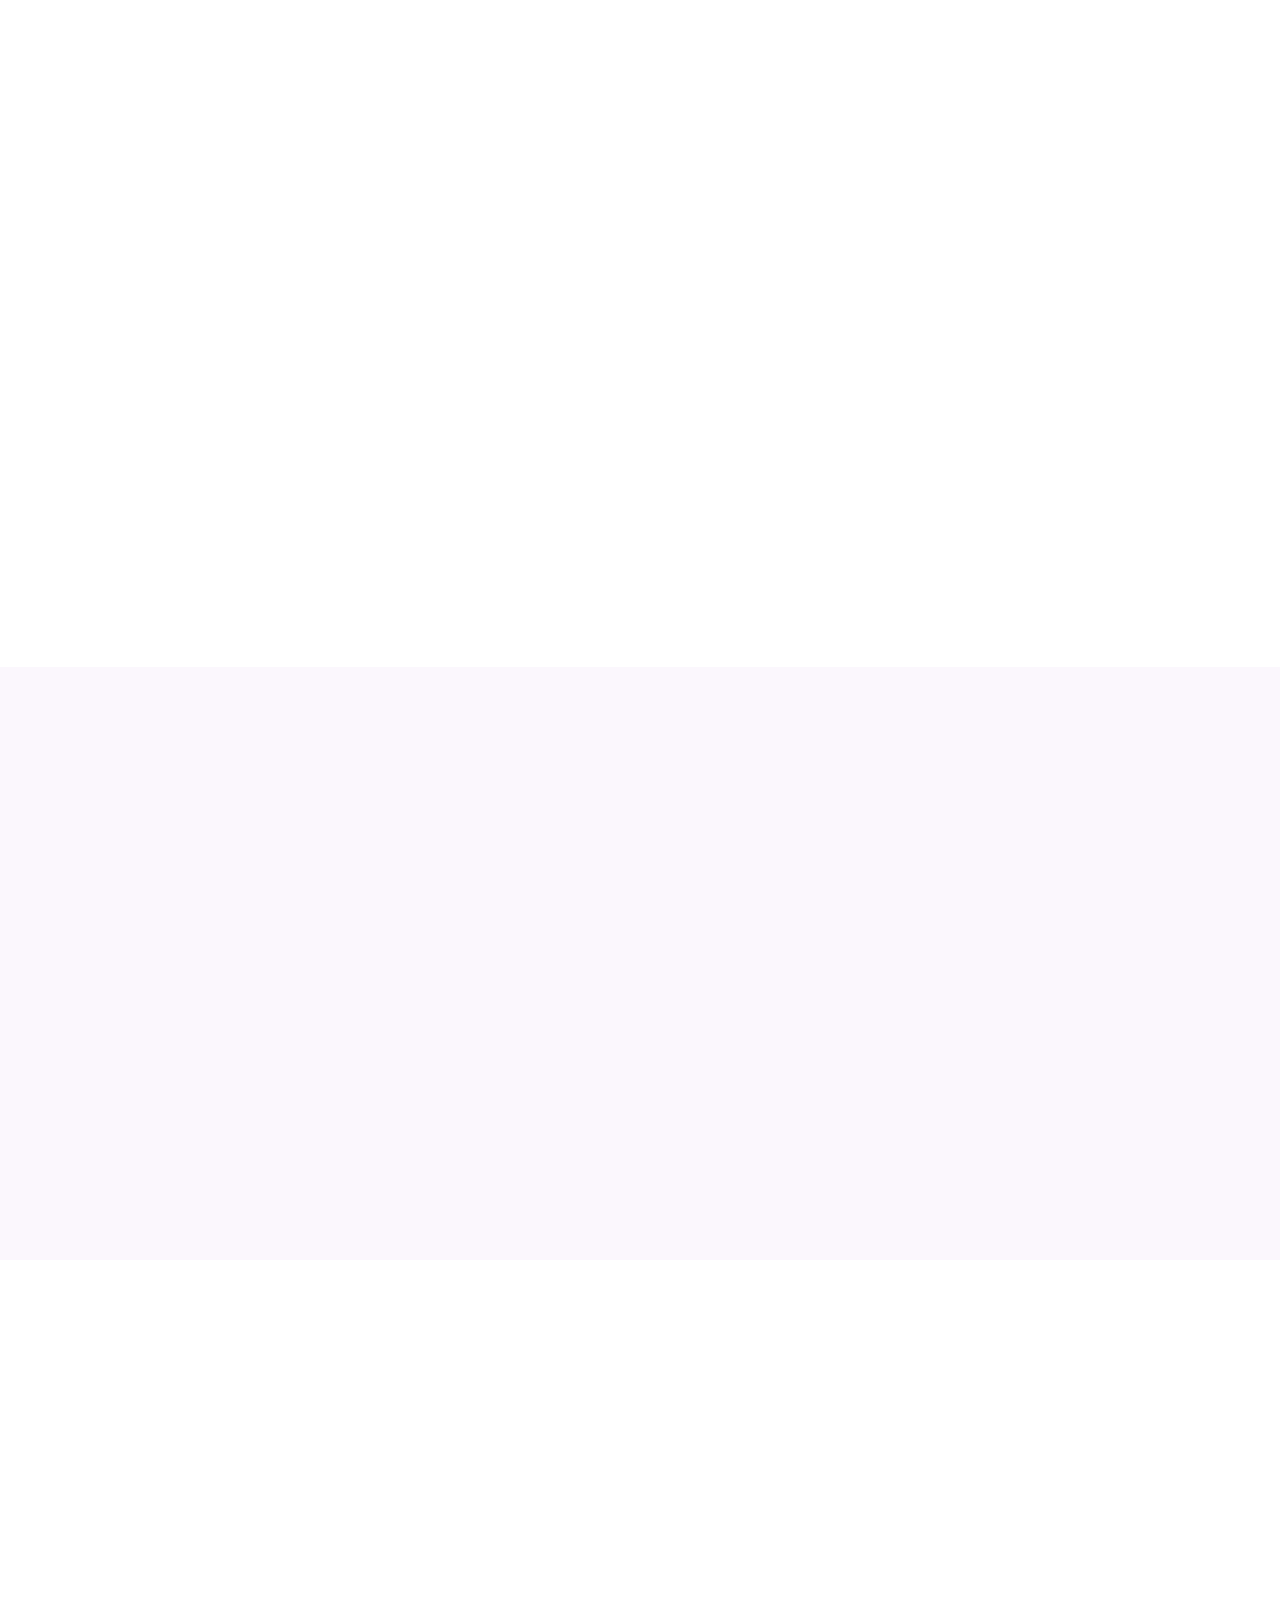
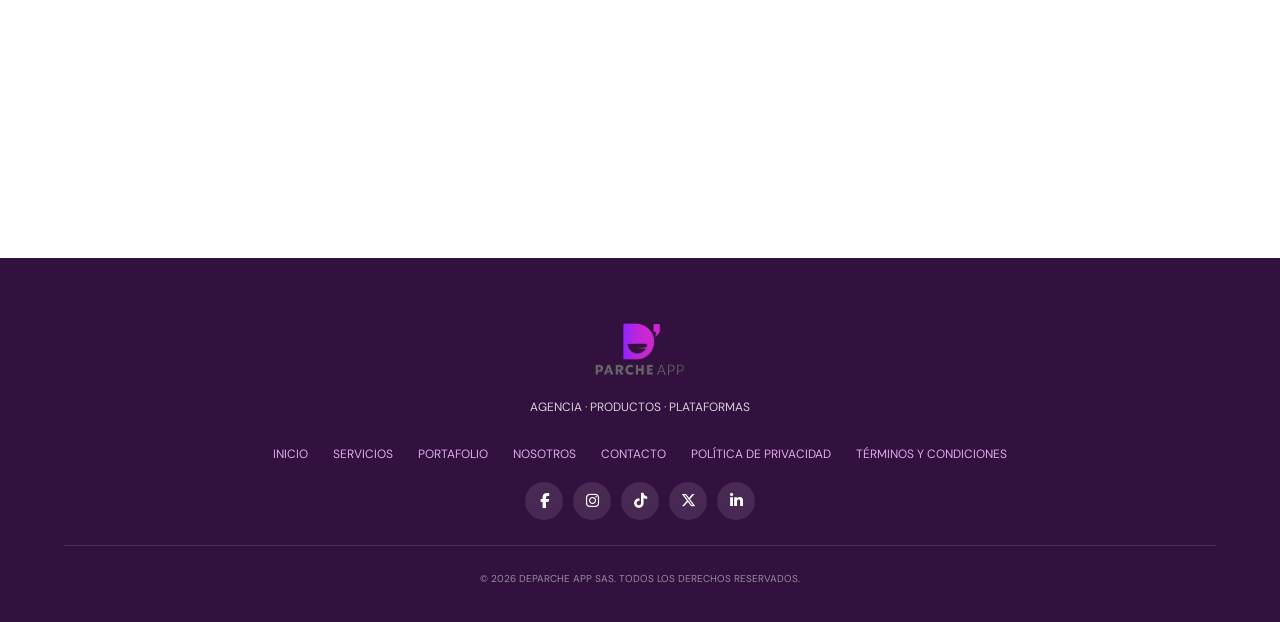
<file: servicios.html>
<!DOCTYPE html>

<html lang="es">

<head>

<meta charset="UTF-8">

<meta
    name="viewport"
    content="width=device-width, initial-scale=1.0"
>

<meta
    name="description"
    content="Servicios digitales de DEPARCHE APP SAS: marketing digital, contenido, soluciones web, SEO, CRM y soporte empresarial."
>

<title>SERVICIOS | DEPARCHE APP SAS</title>


<!-- =====================================================
     FAVICON DE DEPARCHE
===================================================== -->

<link
    rel="icon"
    type="image/png"
    href="img/logo.png"
>

<link
    rel="apple-touch-icon"
    href="img/logo.png"
>


<!-- =====================================================
     FUENTE
===================================================== -->

<link rel="preconnect" href="https://fonts.googleapis.com">

<link
    rel="preconnect"
    href="https://fonts.googleapis.com"
    crossorigin
>

<link
    href="https://fonts.googleapis.com/css2?family=DM+Sans:wght@400;500;600;700;800&display=swap"
    rel="stylesheet"
>


<!-- =====================================================
     ICONOS
===================================================== -->

<link
    rel="stylesheet"
    href="https://cdnjs.cloudflare.com/ajax/libs/font-awesome/6.5.2/css/all.min.css"
>


<!-- =====================================================
     ESTILOS PRINCIPALES
===================================================== -->

<link
    rel="stylesheet"
    href="css/estilos.css"
>

<style>

/* Galletica flotante para abrir las preferencias de cookies */
.boton-cookies-flotante {
    position: fixed;
    right: 20px;
    bottom: 20px;
    z-index: 9997;
    width: 52px;
    height: 52px;
    display: flex;
    align-items: center;
    justify-content: center;
    border: 1px solid #E9DDEE;
    border-radius: 50%;
    background: #FFFFFF;
    color: #9032BB;
    box-shadow: 0 6px 22px rgba(36, 15, 45, 0.18);
    font-size: 23px;
    cursor: pointer;
    transition: transform .2s ease, background .2s ease;
}

.boton-cookies-flotante:hover {
    transform: translateY(-3px);
    background: #F8F0FB;
}

.boton-cookies-flotante:focus-visible {
    outline: 3px solid rgba(144, 50, 187, 0.35);
    outline-offset: 3px;
}

@media (max-width: 600px) {
    .boton-cookies-flotante {
        right: 14px;
        bottom: 14px;
        width: 48px;
        height: 48px;
    }
}

/* =====================================================
   SERVICIOS - PÁGINA
===================================================== */

.servicios-page {
    overflow-x: hidden;
}


/* =====================================================
   HERO
===================================================== */

.servicios-hero {

    position: relative;

    min-height: 620px;

    display: flex;

    align-items: center;

    overflow: hidden;

    padding: 100px 0 90px;

    background:
        linear-gradient(
            135deg,
            var(--morado-profundo) 0%,
            var(--morado-oscuro) 55%,
            var(--morado) 100%
        );

    color: var(--blanco);

}


.servicios-hero-fondo {

    position: absolute;

    inset: 0;

    overflow: hidden;

    pointer-events: none;

}


.servicios-orb {

    position: absolute;

    border-radius: 50%;

    filter: blur(8px);

}


.servicios-orb-1 {

    width: 480px;

    height: 480px;

    right: -160px;

    top: -220px;

    background:
        rgba(255,255,255,0.06);

}


.servicios-orb-2 {

    width: 320px;

    height: 320px;

    left: -150px;

    bottom: -170px;

    background:
        rgba(255,255,255,0.05);

}


.servicios-hero-linea {

    position: absolute;

    width: 700px;

    height: 1px;

    right: -120px;

    top: 45%;

    transform: rotate(-32deg);

    background:
        rgba(255,255,255,0.12);

}


.servicios-hero-contenido {

    position: relative;

    z-index: 2;

    display: grid;

    grid-template-columns: 1.1fr 0.9fr;

    gap: 70px;

    align-items: center;

}


.servicios-etiqueta {

    display: inline-flex;

    align-items: center;

    gap: 10px;

    margin-bottom: 22px;

    color:
        rgba(255,255,255,0.75);

    font-size: 11px;

    font-weight: 800;

    letter-spacing: 2px;

}


.servicios-etiqueta::before {

    content: "";

    width: 35px;

    height: 2px;

    background: currentColor;

}


.servicios-hero h1 {

    max-width: 700px;

    margin: 0 0 28px;

    font-size:
        clamp(43px, 5.5vw, 72px);

    line-height: 0.98;

    letter-spacing: -3px;

    font-weight: 800;

}


.servicios-hero h1 span {

    display: block;

    color: #E7B8F2;

}


.servicios-hero-texto {

    max-width: 620px;

    color:
        rgba(255,255,255,0.82);

    font-size: 17px;

    line-height: 1.8;

    margin-bottom: 32px;

}


.servicios-hero-botones {

    display: flex;

    flex-wrap: wrap;

    gap: 14px;

}


/* =====================================================
   VISUAL HERO
===================================================== */

.servicios-visual {

    position: relative;

    min-height: 390px;

    display: flex;

    align-items: center;

    justify-content: center;

}


.servicios-visual-glow {

    position: absolute;

    width: 330px;

    height: 330px;

    border-radius: 50%;

    background:
        rgba(255,255,255,0.08);

    filter: blur(25px);

}


.servicios-visual-card {

    position: relative;

    width: min(390px, 100%);

    min-height: 350px;

    display: flex;

    flex-direction: column;

    justify-content: center;

    padding: 40px;

    border-radius: 30px;

    border:
        1px solid rgba(255,255,255,0.18);

    background:
        rgba(255,255,255,0.07);

    backdrop-filter: blur(12px);

    -webkit-backdrop-filter: blur(12px);

    box-shadow:
        0 30px 80px rgba(0,0,0,0.22);

}


.servicios-visual-card img {

    width: 190px;

    margin: 0 auto 30px;

    padding: 12px;

    border-radius: 17px;

    background: var(--blanco);

}


.servicios-visual-card h3 {

    margin: 0 0 12px;

    text-align: center;

    font-size: 20px;

}


.servicios-visual-card p {

    margin: 0;

    text-align: center;

    color:
        rgba(255,255,255,0.72);

    font-size: 11px;

    letter-spacing: 2px;

    font-weight: 700;

}


/* =====================================================
   INTRO
===================================================== */

.servicios-intro {

    padding: 105px 0 75px;

    background: var(--blanco);

}


.servicios-intro-contenido {

    max-width: 900px;

}


.servicios-intro h2 {

    max-width: 780px;

    margin: 0 0 20px;

    font-size:
        clamp(35px, 4vw, 55px);

    line-height: 1.05;

    letter-spacing: -2px;

    font-weight: 800;

}


.servicios-intro p {

    max-width: 750px;

    margin: 0;

    color: var(--gris);

    font-size: 17px;

    line-height: 1.8;

}


/* =====================================================
   SERVICIOS
===================================================== */

.servicios-detalle {

    padding: 30px 0 110px;

    background: var(--blanco);

}


.servicios-lista {

    display: grid;

    grid-template-columns: repeat(2, 1fr);

    gap: 24px;

}


.servicio-detalle {

    position: relative;

    padding: 38px 34px;

    border:
        1px solid var(--borde);

    border-radius: 24px;

    background: var(--blanco);

    transition:
        transform 0.3s ease,
        box-shadow 0.3s ease,
        border-color 0.3s ease;

}


.servicio-detalle:hover {

    transform: translateY(-7px);

    border-color:
        rgba(144,50,187,0.30);

    box-shadow:
        0 22px 50px
        rgba(60,30,70,0.10);

}


.servicio-detalle-numero {

    position: absolute;

    top: 25px;

    right: 28px;

    font-size: 10px;

    font-weight: 800;

    letter-spacing: 2px;

    color: var(--morado);

    opacity: 0.65;

}


.servicio-detalle-icono {

    width: 58px;

    height: 58px;

    display: flex;

    align-items: center;

    justify-content: center;

    margin-bottom: 25px;

    border-radius: 16px;

    background: var(--morado-suave);

    color: var(--morado);

    font-size: 24px;

}


.servicio-detalle h3 {

    margin: 0 0 14px;

    font-size: 22px;

    line-height: 1.2;

}


.servicio-detalle > p {

    margin: 0 0 24px;

    color: var(--gris);

    font-size: 14px;

    line-height: 1.75;

}


.servicio-incluye {

    margin: 0 0 27px;

    padding: 0;

    list-style: none;

}


.servicio-incluye li {

    position: relative;

    padding-left: 23px;

    margin-bottom: 11px;

    color: var(--texto);

    font-size: 13px;

    line-height: 1.5;

}


.servicio-incluye li::before {

    content: "✓";

    position: absolute;

    left: 0;

    top: 0;

    color: var(--morado);

    font-weight: 800;

}


.servicio-contacto {

    display: inline-flex;

    align-items: center;

    gap: 8px;

    color: var(--morado);

    font-size: 11px;

    font-weight: 800;

    letter-spacing: 1px;

    text-decoration: none;

}


.servicio-contacto:hover {

    text-decoration: underline;

}


/* =====================================================
   PROCESO
===================================================== */

.servicios-proceso {

    padding: 105px 0;

    background: var(--morado-suave);

}


.servicios-proceso-header {

    max-width: 780px;

    margin-bottom: 55px;

}


.servicios-proceso-header h2 {

    margin: 0 0 18px;

    font-size:
        clamp(35px, 4vw, 54px);

    line-height: 1.05;

    letter-spacing: -2px;

}


.servicios-proceso-header p {

    margin: 0;

    color: var(--gris);

    line-height: 1.75;

}


.proceso-servicios-grid {

    display: grid;

    grid-template-columns:
        repeat(4, 1fr);

    gap: 20px;

}


.proceso-servicio {

    padding: 30px 24px;

    border-radius: 20px;

    background: var(--blanco);

    border:
        1px solid var(--borde);

}


.proceso-servicio span {

    display: block;

    margin-bottom: 25px;

    color: var(--morado);

    font-size: 11px;

    font-weight: 800;

    letter-spacing: 2px;

}


.proceso-servicio h3 {

    margin: 0 0 10px;

    font-size: 17px;

}


.proceso-servicio p {

    margin: 0;

    color: var(--gris);

    font-size: 12px;

    line-height: 1.7;

}


/* =====================================================
   CTA
===================================================== */

.servicios-cta {

    padding: 90px 0;

    background: var(--blanco);

}


.servicios-cta-box {

    position: relative;

    overflow: hidden;

    padding: 65px 45px;

    border-radius: 28px;

    background:
        linear-gradient(
            145deg,
            var(--morado),
            var(--morado-oscuro)
        );

    color: var(--blanco);

    text-align: center;

    box-shadow:
        0 25px 60px
        rgba(103,33,135,0.18);

}


.servicios-cta-box h2 {

    max-width: 780px;

    margin: 0 auto 20px;

    font-size:
        clamp(32px, 4vw, 52px);

    line-height: 1.05;

}


.servicios-cta-box p {

    max-width: 650px;

    margin: 0 auto 30px;

    color:
        rgba(255,255,255,0.82);

    line-height: 1.7;

    font-size: 15px;

}


/* =====================================================
   SELECTOR CONTACTO
===================================================== */

.contacto-selector {

    position: fixed;

    inset: 0;

    z-index: 9998;

    display: none;

    align-items: flex-end;

    justify-content: center;

    padding: 25px;

    background:
        rgba(30,15,38,0.45);

    backdrop-filter: blur(4px);

    -webkit-backdrop-filter: blur(4px);

}


.contacto-selector.active {

    display: flex;

}


.contacto-selector-card {

    position: relative;

    width: min(430px, 100%);

    padding: 32px;

    border-radius: 24px;

    background: var(--blanco);

    box-shadow:
        0 25px 70px
        rgba(0,0,0,0.25);

    animation:
        selectorEntrada 0.25s ease;

}


@keyframes selectorEntrada {

    from {

        opacity: 0;

        transform: translateY(20px);

    }

    to {

        opacity: 1;

        transform: translateY(0);

    }

}


.selector-cerrar {

    position: absolute;

    top: 13px;

    right: 15px;

    width: 35px;

    height: 35px;

    border: none;

    border-radius: 50%;

    background: var(--morado-suave);

    color: var(--morado);

    cursor: pointer;

}


.contacto-selector-card span {

    display: block;

    margin-bottom: 8px;

    color: var(--morado);

    font-size: 10px;

    font-weight: 800;

    letter-spacing: 1.5px;

}


.contacto-selector-card h2 {

    margin: 0 0 8px;

    font-size: 27px;

}


.contacto-selector-card > p {

    margin: 0 0 22px;

    color: var(--gris);

    font-size: 13px;

    line-height: 1.6;

}


.opciones-contacto {

    display: grid;

    gap: 12px;

}


.opcion-contacto {

    display: flex;

    align-items: center;

    gap: 15px;

    width: 100%;

    padding: 16px;

    border: 1px solid var(--borde);

    border-radius: 15px;

    background: var(--blanco);

    color: var(--texto);

    text-align: left;

    text-decoration: none;

    cursor: pointer;

    transition: all 0.2s ease;

}


.opcion-contacto:hover {

    transform: translateY(-2px);

    border-color:
        rgba(144,50,187,0.30);

    box-shadow:
        0 8px 22px
        rgba(60,30,70,0.08);

}


.opcion-contacto-icono {

    width: 45px;

    height: 45px;

    display: flex;

    align-items: center;

    justify-content: center;

    border-radius: 12px;

    background: var(--morado-suave);

    color: var(--morado);

    font-size: 19px;

    flex-shrink: 0;

}


.opcion-contacto strong {

    display: block;

    margin-bottom: 3px;

    color: var(--texto);

    font-size: 13px;

}


.opcion-contacto small {

    display: block;

    color: var(--gris);

    font-size: 11px;

}


/* =====================================================
   MODAL FORMULARIO
===================================================== */

.modal-servicios {

    position: fixed;

    inset: 0;

    z-index: 9999;

    display: none;

    align-items: center;

    justify-content: center;

    padding: 25px;

    background:
        rgba(30,15,38,0.72);

    backdrop-filter: blur(7px);

    -webkit-backdrop-filter: blur(7px);

    overflow-y: auto;

}


.modal-servicios.active {

    display: flex;

}


.modal-servicios-contenido {

    position: relative;

    width: min(650px, 100%);

    max-height: 92vh;

    overflow-y: auto;

    padding: 38px;

    border-radius: 26px;

    border:
        1px solid var(--borde);

    background: var(--blanco);

    box-shadow:
        0 30px 90px
        rgba(0,0,0,0.28);

    animation:
        modalServiciosEntrada 0.25s ease;

}


@keyframes modalServiciosEntrada {

    from {

        opacity: 0;

        transform:
            translateY(20px)
            scale(0.98);

    }

    to {

        opacity: 1;

        transform:
            translateY(0)
            scale(1);

    }

}


.modal-servicios-cerrar {

    position: absolute;

    top: 15px;

    right: 18px;

    width: 38px;

    height: 38px;

    border: none;

    border-radius: 50%;

    background: var(--morado-suave);

    color: var(--morado);

    font-size: 20px;

    cursor: pointer;

}


.modal-servicios-header {

    padding-right: 40px;

    margin-bottom: 25px;

}


.modal-servicios-header span {

    display: block;

    margin-bottom: 8px;

    color: var(--morado);

    font-size: 10px;

    font-weight: 800;

    letter-spacing: 1.5px;

}


.modal-servicios-header h2 {

    margin: 0 0 8px;

    font-size: 30px;

}


.modal-servicios-header p {

    margin: 0;

    color: var(--gris);

    font-size: 13px;

    line-height: 1.6;

}


.modal-form-row {

    display: grid;

    grid-template-columns: 1fr 1fr;

    gap: 17px;

}


.modal-campo {

    margin-bottom: 18px;

}


.modal-campo label {

    display: block;

    margin-bottom: 7px;

    font-size: 12px;

    font-weight: 700;

}


.modal-campo input,
.modal-campo select,
.modal-campo textarea {

    width: 100%;

    padding: 13px 14px;

    border: 1px solid #DED5E2;

    border-radius: 11px;

    background: var(--blanco);

    color: var(--texto);

    font-family: inherit;

    font-size: 13px;

    outline: none;

    transition: all 0.2s ease;

    box-sizing: border-box;

}


.modal-campo input:focus,
.modal-campo select:focus,
.modal-campo textarea:focus {

    border-color: var(--morado);

    box-shadow:
        0 0 0 3px
        rgba(144,50,187,0.10);

}


.modal-campo textarea {

    min-height: 110px;

    resize: vertical;

}


.modal-servicios-boton {

    width: 100%;

    min-height: 50px;

    border: none;

    cursor: pointer;

}


.modal-estado {

    min-height: 20px;

    margin-top: 12px;

    text-align: center;

    font-size: 11px;

    font-weight: 700;

}


.modal-privacidad {

    margin: 12px 0 0;

    color: #99939C;

    text-align: center;

    font-size: 9px;

    line-height: 1.5;

}


/* =====================================================
   RESPONSIVE
===================================================== */

@media (max-width: 900px) {

    .servicios-hero {

        min-height: auto;

        padding: 85px 0 70px;

    }


    .servicios-hero-contenido {

        grid-template-columns: 1fr;

        gap: 45px;

    }


    .servicios-hero-contenido > div:first-child {

        text-align: center;

    }


    .servicios-etiqueta {

        justify-content: center;

    }


    .servicios-hero-texto {

        margin-left: auto;

        margin-right: auto;

    }


    .servicios-hero-botones {

        justify-content: center;

    }


    .servicios-lista {

        grid-template-columns: 1fr;

    }


    .proceso-servicios-grid {

        grid-template-columns: 1fr 1fr;

    }

}


@media (max-width: 600px) {

    .servicios-hero {

        padding: 75px 0 60px;

    }


    .servicios-hero h1 {

        font-size: 40px;

        letter-spacing: -1.5px;

    }


    .servicios-hero-texto {

        font-size: 15px;

    }


    .servicios-visual {

        min-height: 320px;

    }


    .servicios-visual-card {

        width: 290px;

        min-height: 290px;

        padding: 25px;

    }


    .servicios-visual-card img {

        width: 165px;

    }


    .servicios-intro,
    .servicios-proceso,
    .servicios-cta {

        padding-top: 70px;

        padding-bottom: 70px;

    }


    .servicios-intro h2 {

        font-size: 34px;

    }


    .servicio-detalle {

        padding: 30px 24px;

    }


    .proceso-servicios-grid {

        grid-template-columns: 1fr;

    }


    .servicios-cta-box {

        padding: 45px 25px;

        border-radius: 22px;

    }


    .servicios-cta-box h2 {

        font-size: 31px;

    }


    .contacto-selector {

        padding: 12px;

    }


    .contacto-selector-card {

        padding: 28px 22px;

    }


    .modal-servicios {

        padding: 12px;

        align-items: flex-start;

    }


    .modal-servicios-contenido {

        margin-top: 20px;

        padding: 28px 22px;

        border-radius: 22px;

        max-height: 94vh;

    }


    .modal-form-row {

        grid-template-columns: 1fr;

        gap: 0;

    }


    .modal-servicios-header h2 {

        font-size: 25px;

    }

}


/* =====================================================
   ANIMACIONES DE SCROLL
===================================================== */

.scroll-reveal,
.scroll-reveal-left,
.scroll-reveal-right,
.scroll-scale {

    opacity: 0;

    transition:
        opacity 0.8s ease,
        transform 0.8s ease;

    will-change: opacity, transform;

}


.scroll-reveal {

    transform: translateY(45px);

}


.scroll-reveal-left {

    transform: translateX(-55px);

}


.scroll-reveal-right {

    transform: translateX(55px);

}


.scroll-scale {

    transform: scale(0.94);

}


.scroll-reveal.mostrar,
.scroll-reveal-left.mostrar,
.scroll-reveal-right.mostrar,
.scroll-scale.mostrar {

    opacity: 1;

    transform:
        translate(0, 0)
        scale(1);

}


.reveal-delay-1 {

    transition-delay: 0.10s;

}


.reveal-delay-2 {

    transition-delay: 0.20s;

}


.reveal-delay-3 {

    transition-delay: 0.30s;

}


.reveal-delay-4 {

    transition-delay: 0.40s;

}


@media (prefers-reduced-motion: reduce) {

    .scroll-reveal,
    .scroll-reveal-left,
    .scroll-reveal-right,
    .scroll-scale {

        opacity: 1;

        transform: none;

        transition: none;

    }

}


/* =====================================================
   AVISO DE COOKIES — MISMO ESTILO DE PORTAFOLIO
===================================================== */

.cookie-banner {
    position: fixed;
    z-index: 10000;
    left: 50%;
    bottom: 22px;
    right: auto;
    transform: translateX(-50%);
    width: calc(100% - 32px);
    max-width: 1050px;
    padding: 24px;
    display: flex;
    align-items: center;
    gap: 22px;
    box-sizing: border-box;
    background: #FFFFFF;
    color: #302437;
    border: 1px solid #E9DDEE;
    border-radius: 20px;
    box-shadow: 0 18px 60px rgba(36, 15, 45, 0.22);
    font-family: "DM Sans", sans-serif;
}

.cookie-banner[hidden],
.cookie-banner.oculto {
    display: none !important;
}

.cookie-banner-texto {
    flex: 1;
    min-width: 0;
}

.cookie-banner-texto h2 {
    margin: 0 0 7px;
    color: #302437;
    font-size: 16px;
    font-weight: 800;
}

.cookie-banner-texto p {
    margin: 0;
    color: #6F6574;
    font-size: 12px;
    line-height: 1.7;
}

.cookie-banner-texto a {
    color: #9032BB;
    font-weight: 700;
    text-decoration: underline;
}

.cookie-banner-botones {
    display: flex;
    flex-wrap: wrap;
    align-items: center;
    gap: 10px;
}

.cookie-banner-botones button {
    min-height: 43px;
    padding: 0 18px;
    border: 1px solid #9032BB;
    border-radius: 11px;
    font-family: inherit;
    font-size: 11px;
    font-weight: 800;
    cursor: pointer;
    transition:
        background .2s ease,
        color .2s ease,
        transform .2s ease;
}

.cookie-banner-botones button:hover {
    transform: translateY(-2px);
}

#aceptarCookies {
    background: #9032BB;
    color: #FFFFFF;
}

#aceptarCookies:hover {
    background: #74259B;
}

#rechazarCookies {
    background: #FFFFFF;
    color: #9032BB;
}

#rechazarCookies:hover {
    background: #F8F0FB;
}

.cookie-banner button:focus-visible {
    outline: 3px solid rgba(144, 50, 187, 0.35);
    outline-offset: 3px;
}

@media (max-width: 900px) {
    .cookie-banner {
        align-items: flex-start;
        flex-wrap: wrap;
    }

    .cookie-banner-texto {
        flex-basis: calc(100% - 75px);
    }

    .cookie-banner-botones {
        width: 100%;
        justify-content: flex-end;
    }
}

@media (max-width: 600px) {
    .cookie-banner {
        left: 50%;
        right: auto;
        bottom: 10px;
        transform: translateX(-50%);
        width: calc(100% - 20px);
        padding: 17px;
        gap: 12px;
        border-radius: 17px;
        max-height: 85vh;
        overflow-y: auto;
    }

    .cookie-banner-texto {
        flex-basis: 100%;
    }

    .cookie-banner-texto h2 {
        font-size: 14px;
    }

    .cookie-banner-texto p {
        font-size: 11px;
    }

    .cookie-banner-botones {
        display: grid;
        grid-template-columns: 1fr 1fr;
        gap: 8px;
    }

    .cookie-banner-botones button {
        width: 100%;
        padding: 0 8px;
        font-size: 10px;
    }
}

@media (max-width: 400px) {
    .cookie-banner-botones {
        grid-template-columns: 1fr;
    }
}

</style>


<!-- GOOGLE ANALYTICS 4, GOOGLE ADS Y CONSENT MODE V2 -->
<script>
(function () {
    "use strict";

    const clave = "deparcheCookiesPreferencia";

    window.dataLayer = window.dataLayer || [];
    window.gtag = window.gtag || function () {
        window.dataLayer.push(arguments);
    };

    // Estado predeterminado: analítica y publicidad desactivadas.
    window.gtag("consent", "default", {
        analytics_storage: "denied",
        ad_storage: "denied",
        ad_user_data: "denied",
        ad_personalization: "denied",
        functionality_storage: "granted",
        personalization_storage: "denied",
        security_storage: "granted",
        wait_for_update: 500
    });

    window.deparcheActualizarConsentimiento = function (aceptado) {
        const estado = aceptado ? "granted" : "denied";

        window.gtag("consent", "update", {
            analytics_storage: estado,
            ad_storage: estado,
            ad_user_data: estado,
            ad_personalization: estado
        });
    };

    window.deparcheCargarGoogle = function () {
        // Nunca cargar las etiquetas si no existe una aceptación válida.
        try {
            if (localStorage.getItem(clave) !== "aceptadas") {
                window.deparcheActualizarConsentimiento(false);
                return;
            }
        } catch (error) {
            window.deparcheActualizarConsentimiento(false);
            return;
        }

        if (window.deparcheGoogleCargado) {
            window.deparcheActualizarConsentimiento(true);
            return;
        }

        // Actualizar el consentimiento antes de inicializar las etiquetas.
        window.deparcheActualizarConsentimiento(true);
        window.gtag("js", new Date());
        window.gtag("config", "G-V4Z0LSDWHV");
        window.gtag("config", "AW-18487593882");

        window.deparcheGoogleCargado = true;

        const script = document.createElement("script");
        script.async = true;
        script.src =
            "https://www.googletagmanager.com/gtag/js?id=G-V4Z0LSDWHV";

        script.onerror = function () {
            window.deparcheGoogleCargado = false;
            console.error("No se pudieron cargar las etiquetas de Google.");
        };

        document.head.appendChild(script);
    };

    // Solo cargar Google si ya se había aceptado anteriormente.
    try {
        if (localStorage.getItem(clave) === "aceptadas") {
            window.deparcheCargarGoogle();
        }
    } catch (error) {
        console.warn("No se pudo leer el consentimiento de cookies.");
    }
})();
</script>

</head>


<body class="servicios-page">


<!-- =====================================================
     HEADER
===================================================== -->

<header class="header">

<div class="contenedor navegacion">

    <a
        href="index.html"
        class="logo"
    >

        <img
            src="img/logo.png"
            alt="DEPARCHE APP SAS"
        >

    </a>


    <nav class="menu">

        <a href="index.html">
            INICIO
        </a>

        <a href="servicios.html">
            SERVICIOS
        </a>

        <a href="portafolio.html">
            PORTAFOLIO
        </a>

        <a href="nosotros.html">
            NOSOTROS
        </a>

        <a href="contacto.html">
            CONTACTO
        </a>

    </nav>


    <button
        type="button"
        class="boton boton-nav"
        id="botonHablemosServicios"
    >
        HABLEMOS
    </button>


    <button
        type="button"
        class="menu-mobile"
        id="menuMobileServicios"
        aria-label="Abrir menú"
        aria-expanded="false"
    >
        ☰
    </button>

</div>


<div
    class="menu-mobile-content"
    id="menuMobileContentServicios"
>

    <a href="index.html">
        INICIO
    </a>

    <a href="servicios.html">
        SERVICIOS
    </a>

    <a href="portafolio.html">
        PORTAFOLIO
    </a>

    <a href="nosotros.html">
        NOSOTROS
    </a>

    <a href="contacto.html">
        CONTACTO
    </a>

    <button
        type="button"
        id="botonHablemosMobileServicios"
    >
        HABLEMOS
    </button>

</div>

</header>


<main>


<!-- =====================================================
     HERO
===================================================== -->

<section class="servicios-hero">

<div class="servicios-hero-fondo">

    <div class="servicios-orb servicios-orb-1"></div>

    <div class="servicios-orb servicios-orb-2"></div>

    <div class="servicios-hero-linea"></div>

</div>


<div class="contenedor servicios-hero-contenido">


    <div>

        <p class="servicios-etiqueta">
            NUESTROS SERVICIOS
        </p>


        <h1>

            SOLUCIONES DIGITALES

            <span>
                PARA HACER CRECER.
            </span>

        </h1>


        <p class="servicios-hero-texto">

            En DEPARCHE APP SAS combinamos estrategia,
            creatividad, tecnología y operación para
            ayudar a empresas y proyectos a construir,
            mejorar y fortalecer su presencia digital.

        </p>


        <div class="servicios-hero-botones">

            <button
                type="button"
                class="boton boton-blanco"
                id="botonHeroContactanos"
            >
                CONTÁCTANOS
            </button>

        </div>

    </div>


    <div class="servicios-visual">

        <div class="servicios-visual-glow"></div>


        <div class="servicios-visual-card">

            <img
                src="img/logo.png"
                alt="DEPARCHE APP SAS"
            >


            <h3>
                AGENCIA · PRODUCTOS · PLATAFORMAS
            </h3>


            <p>
                ESTRATEGIA · CREATIVIDAD · TECNOLOGÍA
            </p>

        </div>

    </div>

</div>

</section>


<!-- =====================================================
     INTRO
===================================================== -->

<section class="servicios-intro">

<div class="contenedor">

    <div class="servicios-intro-contenido">

        <p class="etiqueta">
            LO QUE HACEMOS
        </p>


        <h2>
            Unimos diferentes capacidades para construir soluciones.
        </h2>


        <p>

            Nuestro enfoque permite trabajar desde una
            necesidad puntual de marketing o contenido
            hasta proyectos web, herramientas digitales
            y procesos de soporte empresarial.

        </p>

    </div>

</div>

</section>


<!-- =====================================================
     SERVICIOS DETALLADOS
===================================================== -->

<section class="servicios-detalle">

<div class="contenedor">

    <div class="servicios-lista">


        <!-- 01 -->

        <article class="servicio-detalle">

            <span class="servicio-detalle-numero">
                01 / AGENCIA
            </span>


            <div class="servicio-detalle-icono">

                <i class="fa-solid fa-bullhorn"></i>

            </div>


            <h3>
                MARKETING DIGITAL &amp; ADQUISICIÓN
            </h3>


            <p>

                Ayudamos a las marcas a mejorar su
                presencia digital, conectar con nuevas
                audiencias y generar oportunidades
                comerciales mediante estrategias digitales.

            </p>


            <ul class="servicio-incluye">

                <li>
                    Gestión y optimización de redes sociales
                </li>

                <li>
                    Campañas de pauta y tráfico digital
                </li>

                <li>
                    Estrategias de captación de clientes potenciales
                </li>

                <li>
                    Análisis de métricas y resultados
                </li>

            </ul>


            <a
                href="#"
                class="servicio-contacto"
                data-servicio="Marketing Digital & Adquisición"
            >
                SOLICITAR ESTE SERVICIO →
            </a>

        </article>


        <!-- 02 -->

        <article class="servicio-detalle">

            <span class="servicio-detalle-numero">
                02 / PRODUCTOS
            </span>


            <div class="servicio-detalle-icono">

                <i class="fa-solid fa-photo-film"></i>

            </div>


            <h3>
                CONTENIDO &amp; MEDIOS DIGITALES
            </h3>


            <p>

                Creamos contenido visual y multimedia
                pensado para comunicar la propuesta de
                valor de una marca de forma clara,
                atractiva y profesional.

            </p>


            <ul class="servicio-incluye">

                <li>
                    Contenido para redes sociales
                </li>

                <li>
                    Piezas gráficas y comerciales
                </li>

                <li>
                    Producción y edición de video
                </li>

                <li>
                    Copywriting y comunicación asistida con IA
                </li>

            </ul>


            <a
                href="#"
                class="servicio-contacto"
                data-servicio="Contenido & Medios Digitales"
            >
                SOLICITAR ESTE SERVICIO →
            </a>

        </article>


        <!-- 03 -->

        <article class="servicio-detalle">

            <span class="servicio-detalle-numero">
                03 / PLATAFORMAS
            </span>


            <div class="servicio-detalle-icono">

                <i class="fa-solid fa-code"></i>

            </div>


            <h3>
                SOLUCIONES WEB &amp; SEO
            </h3>


            <p>

                Desarrollamos sitios y soluciones web
                orientadas a mejorar la presencia digital,
                experiencia del usuario y estructura
                técnica de los proyectos.

            </p>


            <ul class="servicio-incluye">

                <li>
                    Desarrollo de páginas web
                </li>

                <li>
                    Aplicativos y soluciones digitales
                </li>

                <li>
                    Optimización SEO técnica
                </li>

                <li>
                    Actualización y mantenimiento web
                </li>

            </ul>


            <a
                href="#"
                class="servicio-contacto"
                data-servicio="Soluciones Web & SEO"
            >
                SOLICITAR ESTE SERVICIO →
            </a>

        </article>


        <!-- 04 -->

        <article class="servicio-detalle">

            <span class="servicio-detalle-numero">
                04 / CX
            </span>


            <div class="servicio-detalle-icono">

                <i class="fa-solid fa-headset"></i>

            </div>


            <h3>
                OPERACIONES, CRM &amp; SOPORTE
            </h3>


            <p>

                Apoyamos procesos empresariales mediante
                organización de información, seguimiento
                de clientes, herramientas CRM y soporte
                operativo.

            </p>


            <ul class="servicio-incluye">

                <li>
                    Implementación y administración de CRM
                </li>

                <li>
                    Atención y soporte al cliente
                </li>

                <li>
                    Automatización de procesos e IA
                </li>

                <li>
                    Datos, reportes y gestión administrativa
                </li>

            </ul>


            <a
                href="#"
                class="servicio-contacto"
                data-servicio="Operaciones, CRM & Soporte"
            >
                SOLICITAR ESTE SERVICIO →
            </a>

        </article>


    </div>

</div>

</section>


<!-- =====================================================
     PROCESO
===================================================== -->

<section class="servicios-proceso">

<div class="contenedor">


    <div class="servicios-proceso-header">

        <p class="etiqueta">
            NUESTRO ENFOQUE
        </p>


        <h2>
            De la necesidad a una solución.
        </h2>


        <p>

            Trabajamos de manera organizada para entender
            cada proyecto y definir el tipo de solución
            que mejor responda a sus objetivos.

        </p>

    </div>


    <div class="proceso-servicios-grid">


        <article class="proceso-servicio">

            <span>
                01 / ESCUCHAMOS
            </span>

            <h3>
                Entendemos
            </h3>

            <p>
                Conocemos la necesidad, objetivo o problema
                que quieres resolver.
            </p>

        </article>


        <article class="proceso-servicio">

            <span>
                02 / ANALIZAMOS
            </span>

            <h3>
                Organizamos
            </h3>

            <p>
                Revisamos la información y definimos
                una propuesta.
            </p>

        </article>


        <article class="proceso-servicio">

            <span>
                03 / CREAMOS
            </span>

            <h3>
                Desarrollamos
            </h3>

            <p>
                Construimos el contenido, estrategia,
                plataforma o solución.
            </p>

        </article>


        <article class="proceso-servicio">

            <span>
                04 / ENTREGAMOS
            </span>

            <h3>
                Acompañamos
            </h3>

            <p>
                Presentamos el resultado y brindamos
                acompañamiento según el proyecto.
            </p>

        </article>


    </div>

</div>

</section>


<!-- =====================================================
     CTA
===================================================== -->

<section class="servicios-cta">

<div class="contenedor">

    <div class="servicios-cta-box">

        <p class="etiqueta">
            ¿TIENES UN PROYECTO EN MENTE?
        </p>


        <h2>
            HABLEMOS Y CONSTRUYAMOS ALGO QUE MUEVA TU NEGOCIO.
        </h2>


        <p>

            Cuéntanos qué necesitas y elige el canal
            que prefieras para comenzar la conversación.

        </p>


        <button
            type="button"
            class="boton boton-blanco"
            id="botonContactanosFinal"
        >
            CONTÁCTANOS
        </button>

    </div>

</div>

</section>

</main>


<!-- =====================================================
     SELECTOR DE CONTACTO
===================================================== -->

<div
    class="contacto-selector"
    id="contactoSelector"
    aria-hidden="true"
>

<div class="contacto-selector-card">


    <button
        type="button"
        class="selector-cerrar"
        id="cerrarSelectorContacto"
        aria-label="Cerrar"
    >

        <i class="fa-solid fa-xmark"></i>

    </button>


    <span>
        HABLEMOS
    </span>


    <h2>
        ¿CÓMO QUIERES CONTACTARNOS?
    </h2>


    <p>
        Elige el canal que prefieras para hablar
        con DEPARCHE APP SAS.
    </p>


    <div class="opciones-contacto">


        <a
            href="https://wa.me/573133514030?text=Hola%20DEPARCHE%20APP%20SAS,%20me%20gustaría%20conocer%20más%20sobre%20sus%20servicios."
            class="opcion-contacto"
            target="_blank"
            rel="noopener noreferrer"
        >

            <div class="opcion-contacto-icono">

                <i class="fa-brands fa-whatsapp"></i>

            </div>


            <div>

                <strong>
                    WHATSAPP
                </strong>

                <small>
                    Escríbenos directamente
                </small>

            </div>

        </a>


        <button
            type="button"
            class="opcion-contacto"
            id="opcionCorreoContacto"
        >

            <div class="opcion-contacto-icono">

                <i class="fa-solid fa-envelope"></i>

            </div>


            <div>

                <strong>
                    CORREO ELECTRÓNICO
                </strong>

                <small>
                    Envíanos los detalles de tu proyecto
                </small>

            </div>

        </button>


    </div>

</div>

</div>


<!-- =====================================================
     MODAL FORMULARIO
===================================================== -->

<div
    class="modal-servicios"
    id="modalServicios"
    aria-hidden="true"
>

<div
    class="modal-servicios-contenido"
    role="dialog"
    aria-modal="true"
    aria-labelledby="tituloModalServicios"
>


    <button
        type="button"
        class="modal-servicios-cerrar"
        id="cerrarModalServicios"
        aria-label="Cerrar formulario"
    >

        <i class="fa-solid fa-xmark"></i>

    </button>


    <div class="modal-servicios-header">

        <span>
            HABLEMOS DE TU PROYECTO
        </span>


        <h2 id="tituloModalServicios">
            CUÉNTANOS TU IDEA.
        </h2>


        <p>
            Completa tus datos y nuestro equipo
            recibirá tu solicitud.
        </p>

    </div>


    <form id="formularioContactoServicios">


        <input
            type="hidden"
            name="access_key"
            value="834635d6-a9bf-46e1-8f74-55bf79fd12eb"
        >


        <input
            type="hidden"
            name="subject"
            value="Nueva solicitud desde Servicios - DEPARCHE APP SAS"
        >


        <input
            type="hidden"
            name="from_name"
            value="Formulario Servicios - DEPARCHE APP SAS"
        >


        <div class="modal-form-row">


            <div class="modal-campo">

                <label for="nombreServicios">
                    Nombre *
                </label>

                <input
                    type="text"
                    id="nombreServicios"
                    name="nombre"
                    placeholder="Tu nombre"
                    autocomplete="name"
                    required
                >

            </div>


            <div class="modal-campo">

                <label for="empresaServicios">
                    Empresa
                </label>

                <input
                    type="text"
                    id="empresaServicios"
                    name="empresa"
                    placeholder="Nombre de tu empresa"
                    autocomplete="organization"
                >

            </div>

        </div>


        <div class="modal-form-row">


            <div class="modal-campo">

                <label for="emailServicios">
                    Correo electrónico *
                </label>

                <input
                    type="email"
                    id="emailServicios"
                    name="email"
                    placeholder="tu@correo.com"
                    autocomplete="email"
                    required
                >

            </div>


            <div class="modal-campo">

                <label for="telefonoServicios">
                    Teléfono
                </label>

                <input
                    type="tel"
                    id="telefonoServicios"
                    name="telefono"
                    placeholder="+57 300 000 0000"
                    autocomplete="tel"
                >

            </div>

        </div>


        <div class="modal-campo">

            <label for="servicioServicios">
                Servicio de interés *
            </label>


            <select
                id="servicioServicios"
                name="servicio"
                required
            >

                <option value="">
                    Selecciona un servicio
                </option>

                <option value="Marketing Digital & Adquisición">
                    Marketing Digital &amp; Adquisición
                </option>

                <option value="Contenido & Medios Digitales">
                    Contenido &amp; Medios Digitales
                </option>

                <option value="Soluciones Web & SEO">
                    Soluciones Web &amp; SEO
                </option>

                <option value="Operaciones, CRM & Soporte">
                    Operaciones, CRM &amp; Soporte
                </option>

            </select>

        </div>


        <div class="modal-campo">

            <label for="mensajeServicios">

                Cuéntanos sobre tu proyecto

                <span style="font-weight:400; color:#999;">
                    (opcional)
                </span>

            </label>


            <textarea
                id="mensajeServicios"
                name="mensaje"
                placeholder="Cuéntanos qué necesitas..."
            ></textarea>

        </div>


        <input
            type="checkbox"
            name="botcheck"
            style="display:none"
            tabindex="-1"
            autocomplete="off"
        >


        <button
            type="submit"
            class="boton boton-principal modal-servicios-boton"
            id="botonEnviarServicios"
        >

            <span id="textoBotonServicios">
                ENVIAR SOLICITUD
            </span>

        </button>


        <p
            class="modal-estado"
            id="mensajeFormularioServicios"
            aria-live="polite"
        ></p>

        <p class="modal-privacidad">
            Consulta nuestra
              <a href="politica-privacidad.html">
                  Política de Privacidad
         </a>
            para conocer cómo tratamos tus datos personales
            y cómo puedes ejercer tus derechos.
</p>


    </form>

</div>

</div>

<!-- CONSENTIMIENTO DE COOKIES -->

<section
    class="cookie-banner"
    id="cookieBanner"
    role="dialog"
    aria-labelledby="cookieTitulo"
    aria-describedby="cookieDescripcion"
    aria-hidden="true"
    hidden
>
    <div class="cookie-banner-texto">
        <h2 id="cookieTitulo">Tu privacidad nos importa</h2>

        <p id="cookieDescripcion">
            Utilizamos cookies opcionales de analítica y publicidad
            para comprender el uso de nuestro sitio y medir nuestras
            campañas. Puedes aceptarlas o rechazarlas. Consulta
            nuestra
            <a href="politica-privacidad.html">
                política de privacidad
            </a>.
        </p>
    </div>

    <div class="cookie-banner-botones">
        <button type="button" id="aceptarCookies">
            Aceptar cookies
        </button>

        <button type="button" id="rechazarCookies">
            Rechazar cookies opcionales
        </button>
    </div>
</section>


<button
    type="button"
    class="boton-cookies-flotante"
    id="abrirPreferenciasCookies"
    aria-label="Abrir preferencias de cookies"
    title="Preferencias de cookies"
>
    <i class="fa-solid fa-cookie-bite" aria-hidden="true"></i>
</button>

<!-- =====================================================
     FOOTER
===================================================== -->

<footer class="footer">


<div class="contenedor footer-contenido">


    <img
        src="img/logo.png"
        alt="DEPARCHE APP SAS"
        class="footer-logo"
    >


    <p>
        AGENCIA · PRODUCTOS · PLATAFORMAS
    </p>


    <div class="footer-links">

        <a href="index.html">
            INICIO
        </a>

        <a href="servicios.html">
            SERVICIOS
        </a>

        <a href="portafolio.html">
            PORTAFOLIO
        </a>

        <a href="nosotros.html">
            NOSOTROS
        </a>

        <a href="contacto.html">
            CONTACTO
        </a>

        <a href="politica-privacidad.html">
            POLÍTICA DE PRIVACIDAD
        </a>

        <a href="terminos-condiciones.html">
           TÉRMINOS Y CONDICIONES
       </a>

    </div>


    <!-- =================================================
         REDES SOCIALES
    ================================================== -->

    <div class="footer-redes">


        <!-- FACEBOOK -->

        <a
            href="https://www.facebook.com/share/1L8ehq9Eez/?mibextid=wwXIfr"
            target="_blank"
            rel="noopener noreferrer"
            aria-label="Facebook"
        >

            <i class="fa-brands fa-facebook-f"></i>

        </a>


        <!-- INSTAGRAM -->

        <a
            href="https://www.instagram.com/deparcheapp"
            target="_blank"
            rel="noopener noreferrer"
            aria-label="Instagram"
        >

            <i class="fa-brands fa-instagram"></i>

        </a>


        <!-- TIKTOK -->

        <a
            href="https://www.tiktok.com/@deparcheapp"
            target="_blank"
            rel="noopener noreferrer"
            aria-label="TikTok"
        >

            <i class="fa-brands fa-tiktok"></i>

        </a>


        <!-- X -->

        <a
            href="https://x.com/deparcheapp_?s=11"
            target="_blank"
            rel="noopener noreferrer"
            aria-label="X"
        >

            <i class="fa-brands fa-x-twitter"></i>

        </a>


        <!-- LINKEDIN -->

        <a
            href="https://www.linkedin.com/company/deparche"
            target="_blank"
            rel="noopener noreferrer"
            aria-label="LinkedIn"
        >

            <i class="fa-brands fa-linkedin-in"></i>

        </a>


    </div>


    <div class="footer-linea"></div>


    <p class="copyright">
        © 2026 DEPARCHE APP SAS. TODOS LOS DERECHOS RESERVADOS.
    </p>

</div>

</footer>


<!-- =====================================================
     JAVASCRIPT
===================================================== -->

<script>

document.addEventListener("DOMContentLoaded", function () {


    /* =====================================================
       ELEMENTOS
    ===================================================== */

    const selector =
        document.getElementById("contactoSelector");


    const modal =
        document.getElementById("modalServicios");


    const botonesContacto = [

        document.getElementById(
            "botonHeroContactanos"
        ),

        document.getElementById(
            "botonContactanosFinal"
        )

    ];


    const cerrarSelector =
        document.getElementById(
            "cerrarSelectorContacto"
        );


    const opcionCorreo =
        document.getElementById(
            "opcionCorreoContacto"
        );


    const cerrarModal =
        document.getElementById(
            "cerrarModalServicios"
        );


    const menuMobile =
        document.getElementById(
            "menuMobileServicios"
        );


    const menuMobileContent =
        document.getElementById(
            "menuMobileContentServicios"
        );


    /* =====================================================
       HABLEMOS → WHATSAPP
    ====================================================== */

    const whatsappHablemos =
        "https://wa.me/573133514030?text=Hola%20DEPARCHE%20APP%20SAS,%20me%20gustaría%20conocer%20más%20sobre%20sus%20servicios.";


    const botonHablemos =
        document.getElementById(
            "botonHablemosServicios"
        );


    const botonHablemosMobile =
        document.getElementById(
            "botonHablemosMobileServicios"
        );


    if (botonHablemos) {

        botonHablemos.addEventListener(
            "click",
            function () {

                window.open(
                    whatsappHablemos,
                    "_blank"
                );

            }
        );

    }


    if (botonHablemosMobile) {

        botonHablemosMobile.addEventListener(
            "click",
            function () {

                window.open(
                    whatsappHablemos,
                    "_blank"
                );

            }
        );

    }


    /* =====================================================
       ABRIR SELECTOR
    ====================================================== */

    function abrirSelectorContacto() {

        selector.classList.add("active");

        selector.setAttribute(
            "aria-hidden",
            "false"
        );

        document.body.style.overflow =
            "hidden";

    }


    /* =====================================================
       CERRAR SELECTOR
    ====================================================== */

    function cerrarSelectorContacto() {

        const elementoActivo =
            document.activeElement;

        if (
            elementoActivo &&
            selector.contains(
                elementoActivo
            )
        ) {

            elementoActivo.blur();

        }

        selector.classList.remove(
            "active"
        );

        selector.setAttribute(
            "aria-hidden",
            "true"
        );


        if (
            !modal.classList.contains(
                "active"
            )
        ) {

            document.body.style.overflow =
                "";

        }

    }


    /* =====================================================
       ABRIR FORMULARIO
    ====================================================== */

    function abrirModalServicios() {

        cerrarSelectorContacto();

        modal.classList.add(
            "active"
        );

        modal.setAttribute(
            "aria-hidden",
            "false"
        );

        document.body.style.overflow =
            "hidden";


        const nombre =
            document.getElementById(
                "nombreServicios"
            );


        if (nombre) {

            setTimeout(
                function () {

                    nombre.focus();

                },
                200
            );

        }

    }


    /* =====================================================
       CERRAR FORMULARIO
    ====================================================== */

    function cerrarModalServicios() {

        const elementoActivo =
            document.activeElement;

        if (
            elementoActivo &&
            modal.contains(
                elementoActivo
            )
        ) {

            elementoActivo.blur();

        }

        modal.classList.remove(
            "active"
        );

        modal.setAttribute(
            "aria-hidden",
            "true"
        );

        document.body.style.overflow =
            "";


        const formulario =
            document.getElementById(
                "formularioContactoServicios"
            );


        if (formulario) {

            formulario.reset();

        }


        const mensaje =
            document.getElementById(
                "mensajeFormularioServicios"
            );


        if (mensaje) {

            mensaje.textContent =
                "";

            mensaje.style.color =
                "";

        }


        const textoBoton =
            document.getElementById(
                "textoBotonServicios"
            );


        if (textoBoton) {

            textoBoton.textContent =
                "ENVIAR SOLICITUD";

        }

    }


    /* =====================================================
       BOTONES CONTÁCTANOS
    ====================================================== */

    botonesContacto.forEach(
        function (boton) {

            if (boton) {

                boton.addEventListener(
                    "click",
                    abrirSelectorContacto
                );

            }

        }
    );


    /* =====================================================
       CORREO
    ====================================================== */

    if (opcionCorreo) {

        opcionCorreo.addEventListener(
            "click",
            abrirModalServicios
        );

    }


    /* =====================================================
       CERRAR SELECTOR
    ====================================================== */

    if (cerrarSelector) {

        cerrarSelector.addEventListener(
            "click",
            cerrarSelectorContacto
        );

    }


    /* =====================================================
       CERRAR MODAL
    ====================================================== */

    if (cerrarModal) {

        cerrarModal.addEventListener(
            "click",
            cerrarModalServicios
        );

    }


    /* =====================================================
       CLICK FUERA DEL SELECTOR
    ====================================================== */

    if (selector) {

        selector.addEventListener(
            "click",
            function (event) {

                if (
                    event.target === selector
                ) {

                    cerrarSelectorContacto();

                }

            }
        );

    }


    /* =====================================================
       CLICK FUERA DEL FORMULARIO
    ====================================================== */

    if (modal) {

        modal.addEventListener(
            "click",
            function (event) {

                if (
                    event.target === modal
                ) {

                    cerrarModalServicios();

                }

            }
        );

    }


    /* =====================================================
       ESC
    ====================================================== */

    document.addEventListener(
        "keydown",
        function (event) {

            if (
                event.key !== "Escape"
            ) {

                return;

            }


            if (
                modal &&
                modal.classList.contains(
                    "active"
                )
            ) {

                cerrarModalServicios();

                return;

            }


            if (
                selector &&
                selector.classList.contains(
                    "active"
                )
            ) {

                cerrarSelectorContacto();

            }

        }
    );


    /* =====================================================
       MENÚ MÓVIL
    ====================================================== */

    if (
        menuMobile &&
        menuMobileContent
    ) {

        menuMobile.addEventListener(
            "click",
            function () {

                const activo =
                    menuMobileContent.classList.toggle(
                        "active"
                    );


                menuMobile.setAttribute(
                    "aria-expanded",
                    activo
                        ? "true"
                        : "false"
                );

            }
        );


        const enlaces =
            menuMobileContent.querySelectorAll(
                "a"
            );


        enlaces.forEach(
            function (enlace) {

                enlace.addEventListener(
                    "click",
                    function () {

                        menuMobileContent.classList.remove(
                            "active"
                        );

                        menuMobile.setAttribute(
                            "aria-expanded",
                            "false"
                        );

                    }
                );

            }
        );


        const botonMobile =
            document.getElementById(
                "botonHablemosMobileServicios"
            );


        if (botonMobile) {

            botonMobile.addEventListener(
                "click",
                function () {

                    menuMobileContent.classList.remove(
                        "active"
                    );

                    menuMobile.setAttribute(
                        "aria-expanded",
                        "false"
                    );


                    window.open(
                        whatsappHablemos,
                        "_blank"
                    );

                }
            );

        }

    }


    /* =====================================================
       SOLICITAR SERVICIO
    ====================================================== */

    const enlacesServicio =
    document.querySelectorAll(
        "a.servicio-contacto[data-servicio]"
    );

    enlacesServicio.forEach(
        function (enlace) {

            enlace.addEventListener(
                "click",
                function (event) {

                    event.preventDefault();


                    const servicio =
                        enlace.getAttribute(
                            "data-servicio"
                        );


                    abrirModalServicios();


                    const select =
                        document.getElementById(
                            "servicioServicios"
                        );


                    if (
                        select &&
                        servicio
                    ) {

                        select.value =
                            servicio;

                    }

                }
            );

        }
    );


    /* =====================================================
       ENVÍO WEB3FORMS
    ====================================================== */

    const formulario =
        document.getElementById(
            "formularioContactoServicios"
        );


    if (formulario) {

        formulario.addEventListener(
            "submit",
            async function (event) {

                event.preventDefault();


                const boton =
                    document.getElementById(
                        "botonEnviarServicios"
                    );


                const texto =
                    document.getElementById(
                        "textoBotonServicios"
                    );


                const mensaje =
                    document.getElementById(
                        "mensajeFormularioServicios"
                    );


                try {

                    boton.disabled =
                        true;

                    texto.textContent =
                        "ENVIANDO...";

                    mensaje.textContent =
                        "";


                    const formData =
                        new FormData(
                            formulario
                        );


                    const response =
                        await fetch(
                            "https://api.web3forms.com/submit",
                            {
                                method: "POST",
                                body: formData
                            }
                        );


                    const data =
                        await response.json();


                    if (!data.success) {

                        throw new Error(
                            data.message ||
                            "No se pudo enviar el formulario."
                        );

                    }


                    mensaje.textContent =
                        "¡Solicitud enviada correctamente! Nos pondremos en contacto contigo.";


                    mensaje.style.color =
                        "#238636";


                    texto.textContent =
                        "ENVIADO ✓";


                    formulario.reset();


                    setTimeout(
                        function () {

                            cerrarModalServicios();

                        },
                        3000
                    );


                } catch (error) {

                    console.error(
                        error
                    );


                    mensaje.textContent =
                        "No pudimos enviar tu solicitud. Inténtalo nuevamente.";


                    mensaje.style.color =
                        "#c62828";


                    texto.textContent =
                        "INTENTAR NUEVAMENTE";


                } finally {

                    boton.disabled =
                        false;

                }

            }
        );

    }


    /* =====================================================
       ANIMACIONES DE SCROLL
    ====================================================== */

    const elementosScroll = [];


    /* =====================================================
       HERO
    ====================================================== */

    const heroContenido =
        document.querySelector(
            ".servicios-hero-contenido"
        );


    if (heroContenido) {

        const heroTexto =
            heroContenido.children[0];


        const heroVisual =
            heroContenido.children[1];


        if (heroTexto) {

            heroTexto.classList.add(
                "scroll-reveal-left"
            );

        }


        if (heroVisual) {

            heroVisual.classList.add(
                "scroll-reveal-right"
            );

        }

    }


    /* =====================================================
       INTRO
    ====================================================== */

    const introContenido =
        document.querySelector(
            ".servicios-intro-contenido"
        );


    if (introContenido) {

        introContenido.classList.add(
            "scroll-reveal"
        );

        elementosScroll.push(
            introContenido
        );

    }


    /* =====================================================
       SERVICIOS
    ====================================================== */

    const servicios =
        document.querySelectorAll(
            ".servicio-detalle"
        );


    servicios.forEach(
        function (servicio, index) {

            if (
                index % 2 === 0
            ) {

                servicio.classList.add(
                    "scroll-reveal-left"
                );

            } else {

                servicio.classList.add(
                    "scroll-reveal-right"
                );

            }


            if (index === 1) {

                servicio.classList.add(
                    "reveal-delay-1"
                );

            }


            if (index === 2) {

                servicio.classList.add(
                    "reveal-delay-2"
                );

            }


            if (index === 3) {

                servicio.classList.add(
                    "reveal-delay-3"
                );

            }


            elementosScroll.push(
                servicio
            );

        }
    );


    /* =====================================================
       ENCABEZADO DEL PROCESO
    ====================================================== */

    const procesoHeader =
        document.querySelector(
            ".servicios-proceso-header"
        );


    if (procesoHeader) {

        procesoHeader.classList.add(
            "scroll-reveal"
        );

        elementosScroll.push(
            procesoHeader
        );

    }


    /* =====================================================
       TARJETAS DEL PROCESO
    ====================================================== */

    const procesoServicios =
        document.querySelectorAll(
            ".proceso-servicio"
        );


    procesoServicios.forEach(
        function (servicio, index) {

            servicio.classList.add(
                "scroll-reveal"
            );


            if (index === 1) {

                servicio.classList.add(
                    "reveal-delay-1"
                );

            }


            if (index === 2) {

                servicio.classList.add(
                    "reveal-delay-2"
                );

            }


            if (index === 3) {

                servicio.classList.add(
                    "reveal-delay-3"
                );

            }


            elementosScroll.push(
                servicio
            );

        }
    );


    /* =====================================================
       CTA FINAL
    ====================================================== */

    const ctaBox =
        document.querySelector(
            ".servicios-cta-box"
        );


    if (ctaBox) {

        ctaBox.classList.add(
            "scroll-scale"
        );

        elementosScroll.push(
            ctaBox
        );

    }


    /* =====================================================
       ELEMENTOS ANIMADOS
    ====================================================== */

    const elementosAnimados =
        document.querySelectorAll(
            ".scroll-reveal, .scroll-reveal-left, .scroll-reveal-right, .scroll-scale"
        );


    /* =====================================================
       INTERSECTION OBSERVER
    ====================================================== */

    if (
        "IntersectionObserver" in window
    ) {

        const observer =
            new IntersectionObserver(
                function (
                    entries
                ) {

                    entries.forEach(
                        function (
                            entry
                        ) {

                            if (
                                entry.isIntersecting
                            ) {

                                entry.target.classList.add(
                                    "mostrar"
                                );

                            } else {

                                entry.target.classList.remove(
                                    "mostrar"
                                );

                            }

                        }
                    );

                },
                {
                    threshold: 0.12,

                    rootMargin:
                        "0px 0px -50px 0px"
                }
            );


        elementosAnimados.forEach(
            function (
                elemento
            ) {

                observer.observe(
                    elemento
                );

            }
        );

    } else {

        elementosAnimados.forEach(
            function (
                elemento
            ) {

                elemento.classList.add(
                    "mostrar"
                );

            }
        );

    }

});

</script>


<script>
document.addEventListener("DOMContentLoaded", function () {
    "use strict";

    const CLAVE = "deparcheCookiesPreferencia";

    const banner = document.getElementById("cookieBanner");
    const aceptar = document.getElementById("aceptarCookies");
    const rechazar = document.getElementById("rechazarCookies");
    const preferencias = document.getElementById("abrirPreferenciasCookies");

    if (!banner || !aceptar || !rechazar) {
        console.error("No se encontraron los elementos del banner de cookies.");
        return;
    }

    function leerEleccion() {
        try {
            return localStorage.getItem(CLAVE);
        } catch (error) {
            console.warn("No se pudo leer la elección de cookies.");
            return null;
        }
    }

    function mostrarBanner() {
        banner.hidden = false;
        banner.setAttribute("aria-hidden", "false");
    }

    function ocultarBanner() {
        banner.hidden = true;
        banner.setAttribute("aria-hidden", "true");
    }

    function guardarEleccion(valor) {
        try {
            localStorage.setItem(CLAVE, valor);

            // Comprueba que la elección realmente quedó guardada.
            if (localStorage.getItem(CLAVE) !== valor) {
                throw new Error("No se pudo verificar la elección guardada.");
            }
        } catch (error) {
            console.error("No se pudo guardar el consentimiento.", error);
            return;
        }

        if (valor === "aceptadas") {
            if (typeof window.deparcheCargarGoogle === "function") {
                window.deparcheCargarGoogle();
            }
        } else if (
            typeof window.deparcheActualizarConsentimiento === "function"
        ) {
            window.deparcheActualizarConsentimiento(false);
        }

        ocultarBanner();
    }

    // Consultar la elección guardada antes de decidir si mostrar el aviso.
    const eleccion = leerEleccion();

    if (eleccion === "aceptadas" || eleccion === "rechazadas") {
        ocultarBanner();
    } else {
        mostrarBanner();
    }

    aceptar.addEventListener("click", function () {
        guardarEleccion("aceptadas");
    });

    rechazar.addEventListener("click", function () {
        guardarEleccion("rechazadas");
    });

    if (preferencias) {
        preferencias.addEventListener("click", function () {
            mostrarBanner();
            aceptar.focus();
        });
    }
});
</script>

</body>

</html>
</file>
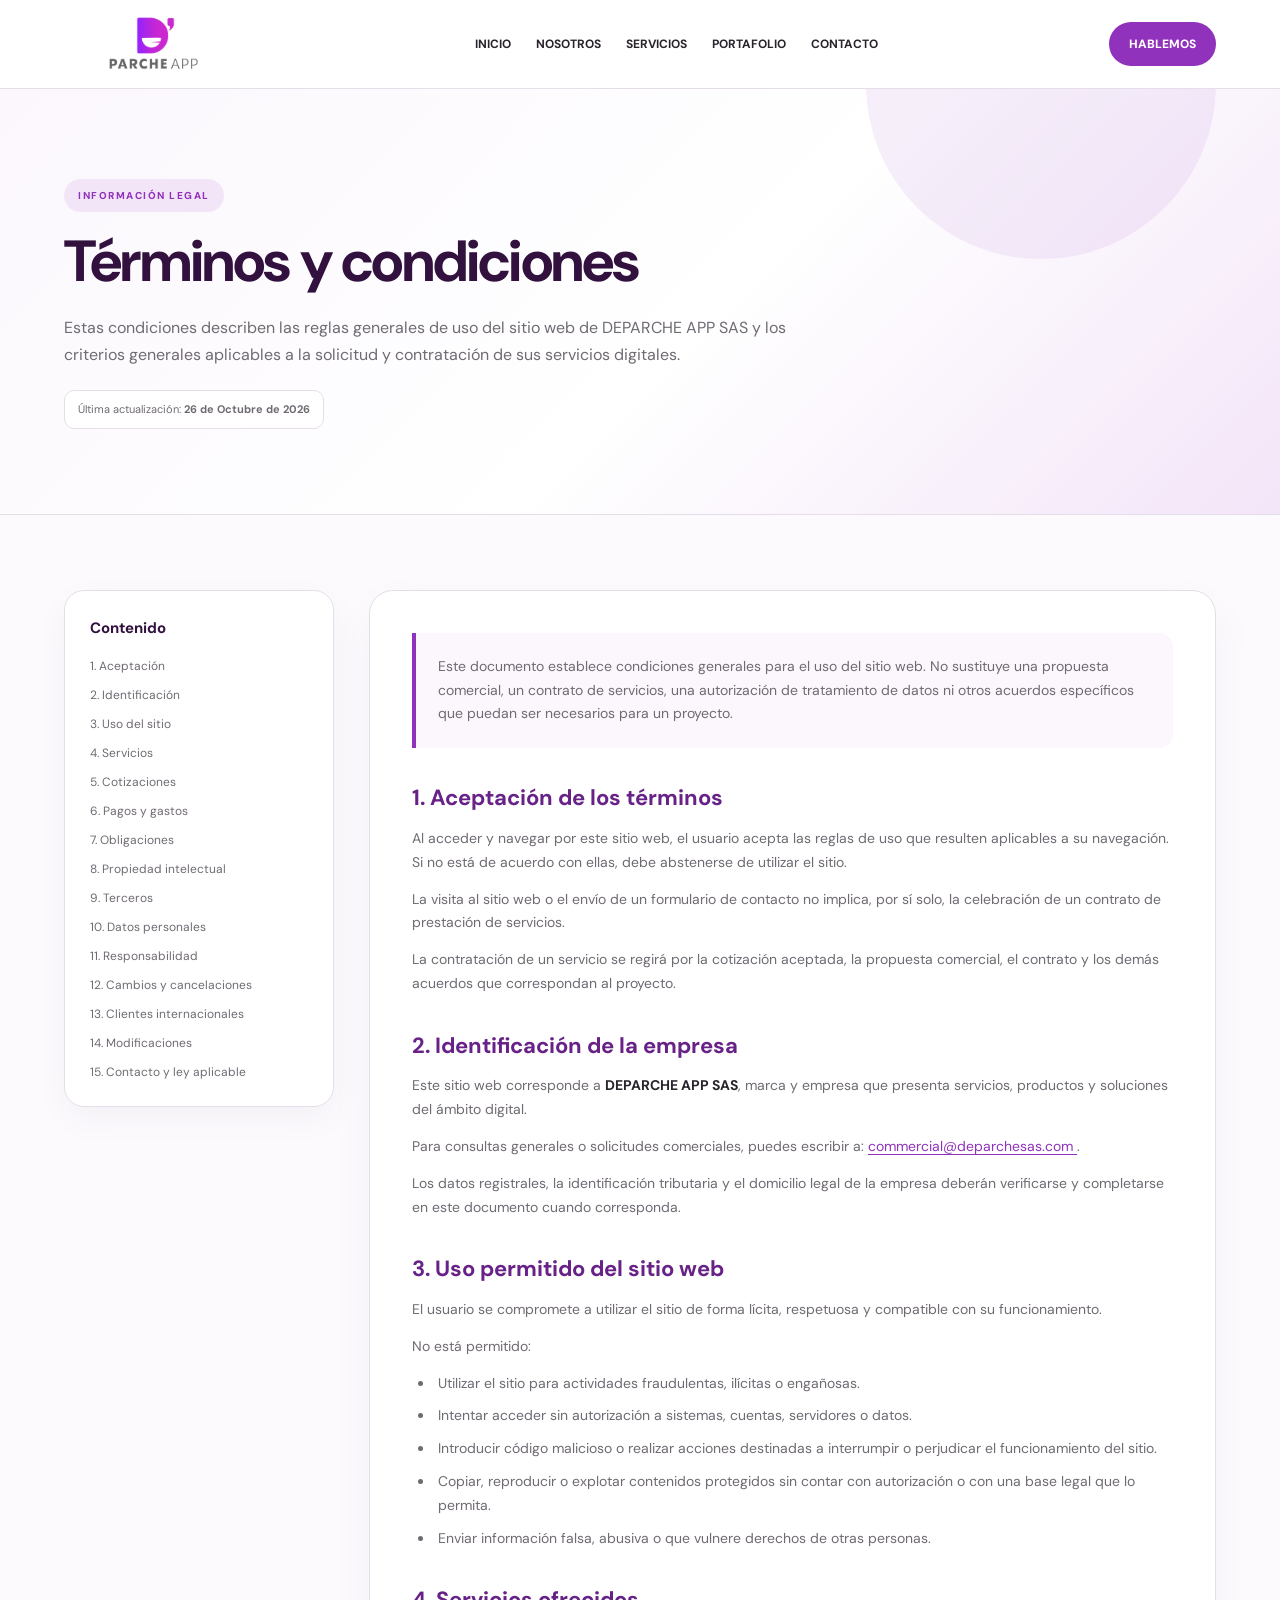
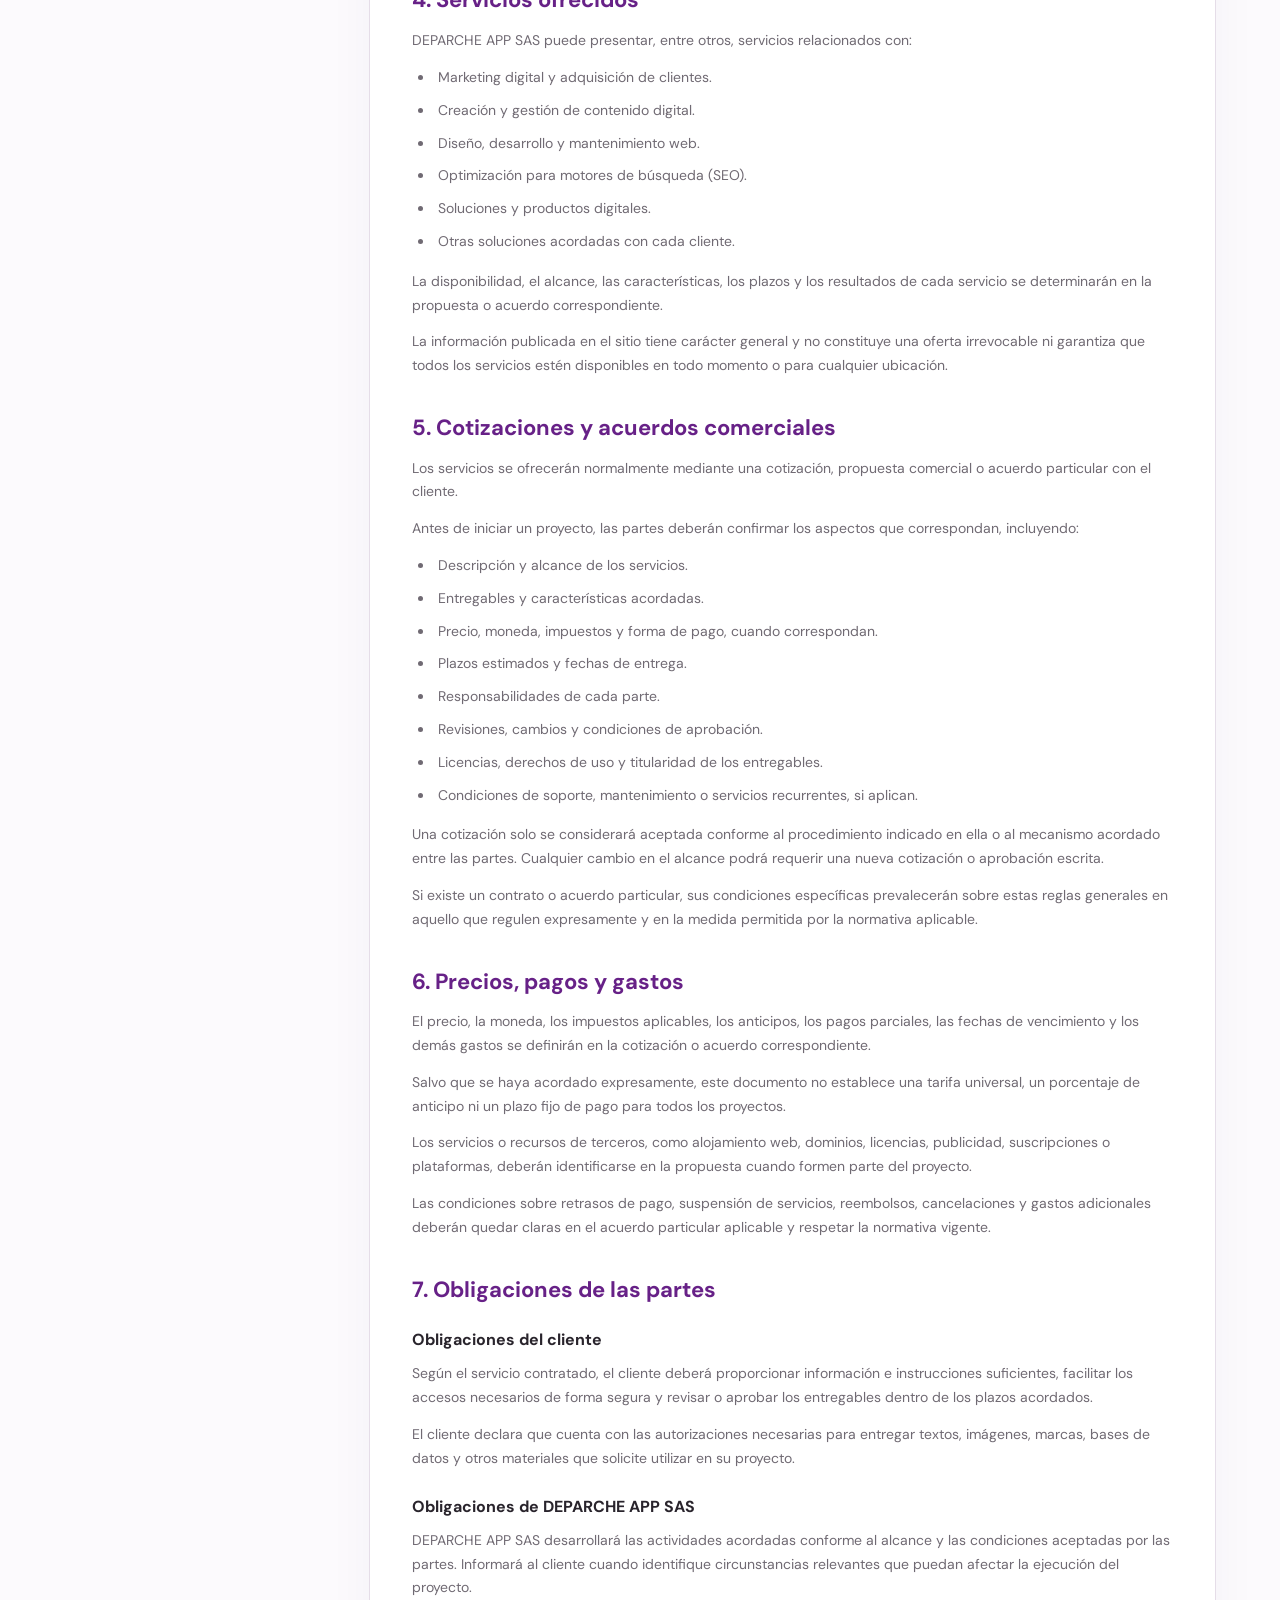
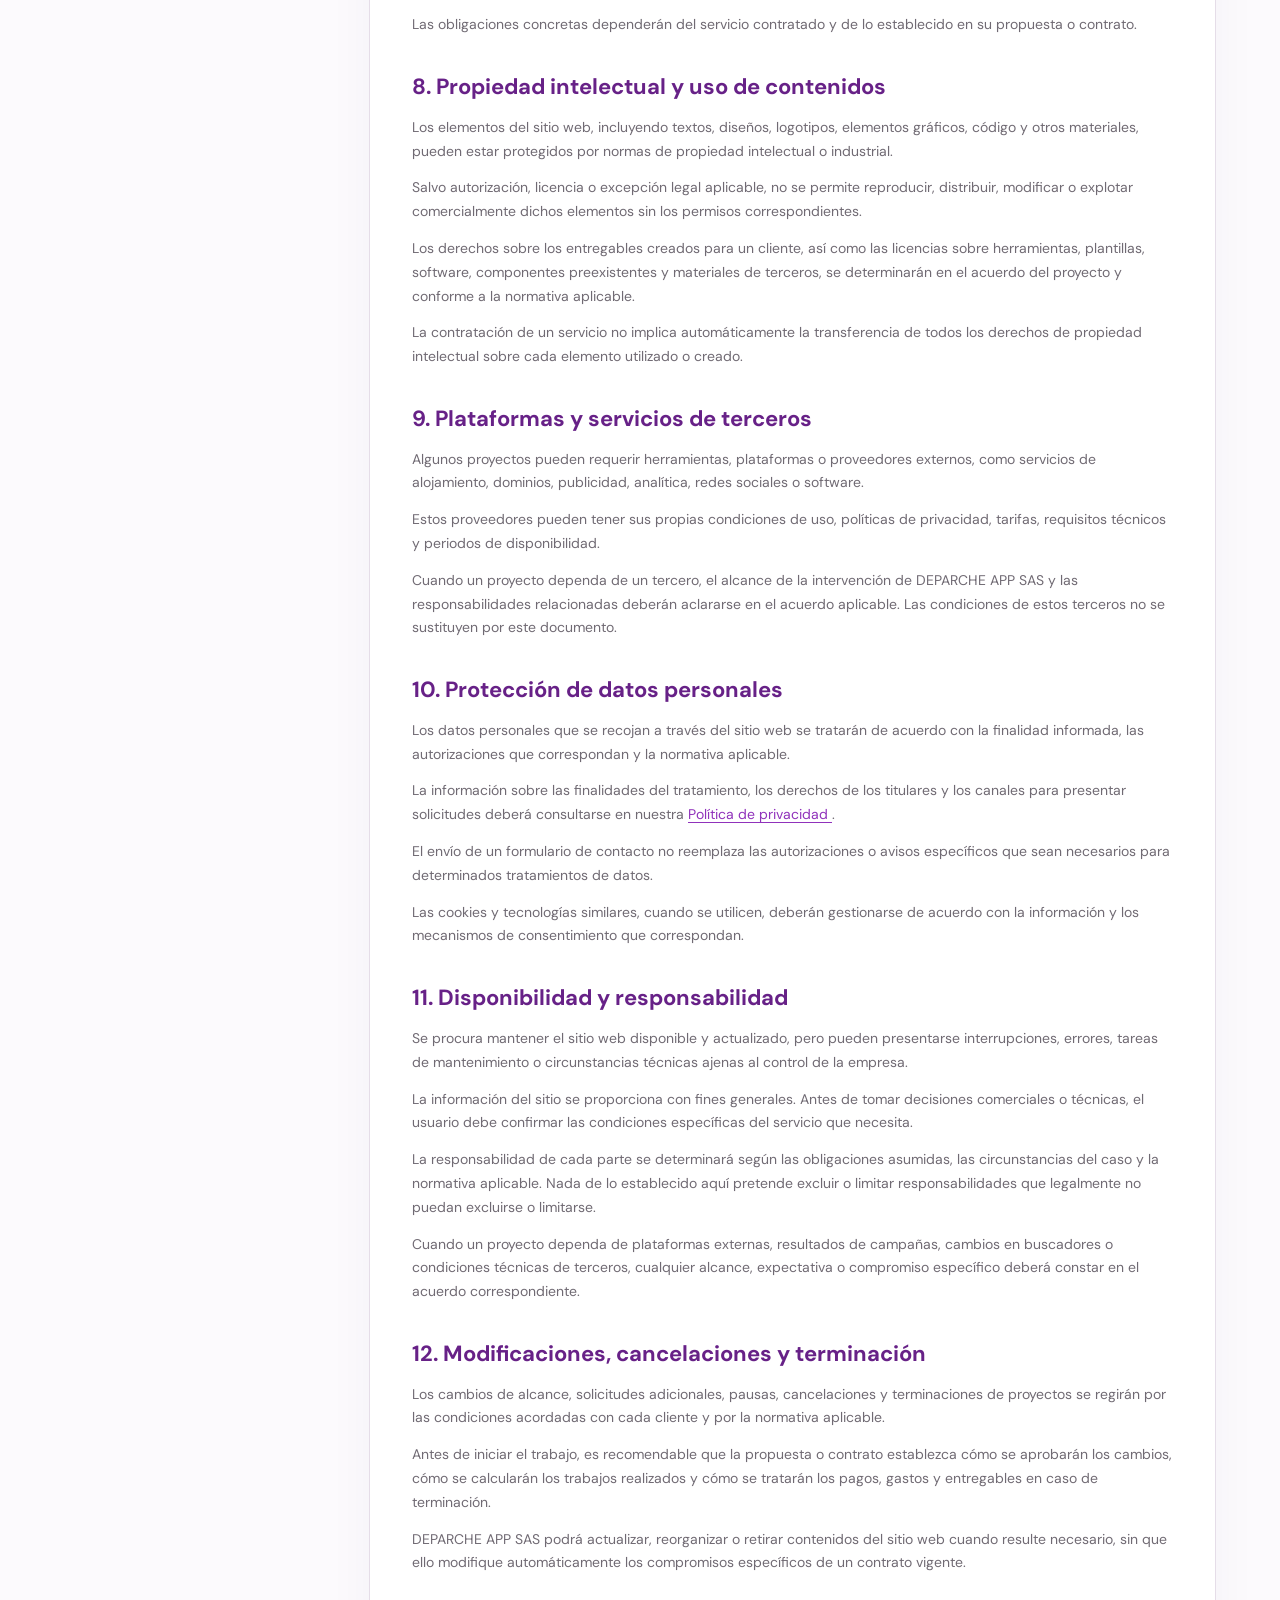
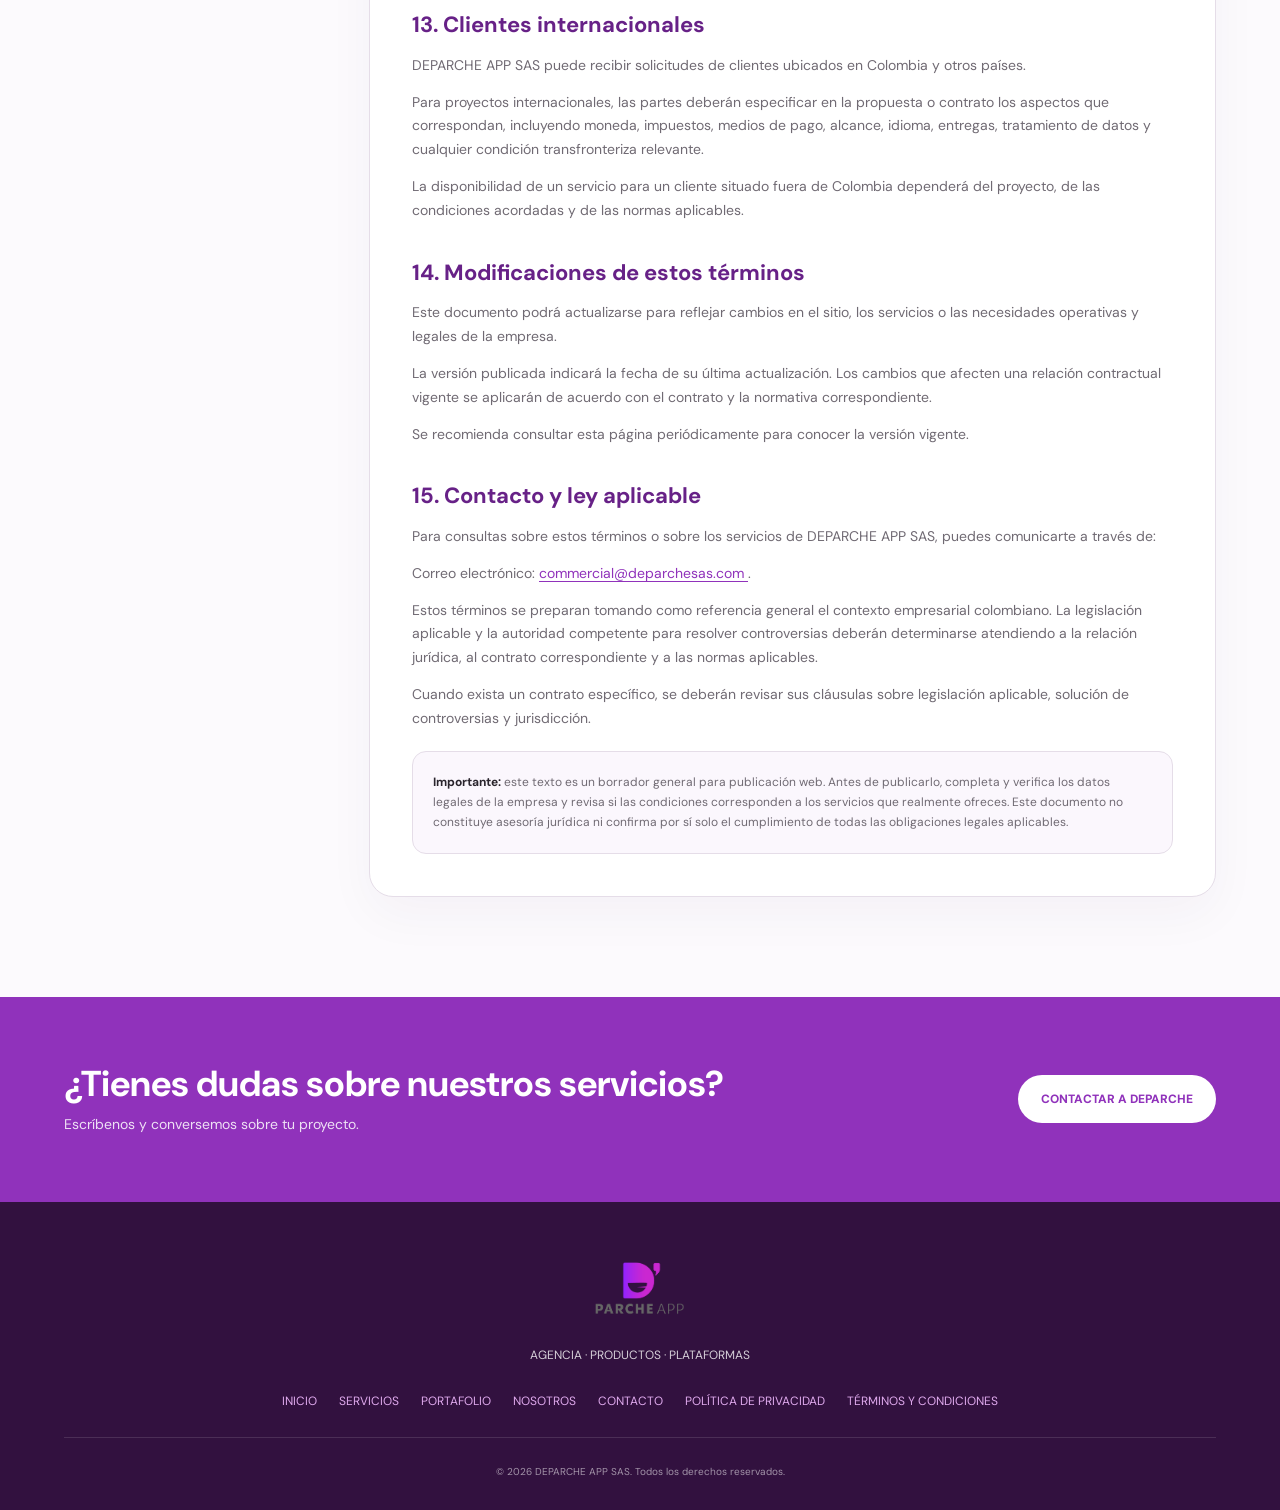
<file: terminos-condiciones.html>
<!DOCTYPE html>
<html lang="es">

<head>
    <meta charset="UTF-8">

    <meta
        name="viewport"
        content="width=device-width, initial-scale=1.0"
    >

    <meta
        name="description"
        content="Consulta los términos y condiciones de uso del sitio web y de contratación de servicios de DEPARCHE APP SAS."
    >

    <meta name="robots" content="index, follow">

    <meta name="theme-color" content="#32113F">

    <title>TÉRMINOS Y CONDICIONES | DEPARCHE APP SAS</title>

    <link rel="icon" href="img/logo.png">

    <link rel="preconnect" href="https://fonts.googleapis.com">
    <link rel="preconnect" href="https://fonts.gstatic.com" crossorigin>

    <link
        href="https://fonts.googleapis.com/css2?family=DM+Sans:wght@400;500;600;700;800&display=swap"
        rel="stylesheet"
    >

    <style>
        /* =====================================================
           VARIABLES
        ===================================================== */

        :root {
            --morado: #9032BB;
            --morado-oscuro: #672187;
            --morado-profundo: #32113F;
            --morado-claro: #F3E5F8;
            --morado-suave: #FBF7FD;

            --blanco: #FFFFFF;
            --fondo: #FCFAFD;

            --texto: #29242C;
            --gris: #706A73;
            --borde: #E5DDE8;
        }


        /* =====================================================
           RESET Y BASE
        ===================================================== */

        * {
            margin: 0;
            padding: 0;
            box-sizing: border-box;
        }

        html {
            scroll-behavior: smooth;
            scroll-padding-top: 100px;
        }

        body {
            font-family: "DM Sans", Arial, Helvetica, sans-serif;
            background: var(--fondo);
            color: var(--texto);
            line-height: 1.7;
            overflow-x: hidden;
        }

        a {
            color: inherit;
            text-decoration: none;
        }

        a:focus-visible {
            outline: 3px solid var(--morado);
            outline-offset: 4px;
            border-radius: 4px;
        }

        .contenedor {
            width: 90%;
            max-width: 1180px;
            margin: 0 auto;
        }


        /* =====================================================
           HEADER
        ===================================================== */

        .header {
            position: sticky;
            top: 0;
            z-index: 1000;
            background: rgba(255, 255, 255, 0.96);
            backdrop-filter: blur(15px);
            -webkit-backdrop-filter: blur(15px);
            border-bottom: 1px solid var(--borde);
        }

        .navegacion {
            min-height: 88px;
            display: flex;
            align-items: center;
            justify-content: space-between;
            gap: 25px;
        }

        .logo {
            display: flex;
            align-items: center;
            flex-shrink: 0;
        }

        .logo img {
            width: 180px;
            max-height: 65px;
            object-fit: contain;
        }

        .menu {
            display: flex;
            align-items: center;
            gap: 25px;
        }

        .menu a {
            position: relative;
            padding: 8px 0;
            color: var(--texto);
            font-size: 12px;
            font-weight: 700;
            transition: color 0.25s ease;
        }

        .menu a:hover,
        .menu a.activo {
            color: var(--morado);
        }

        .menu a::after {
            content: "";
            position: absolute;
            bottom: 0;
            left: 0;
            width: 0;
            height: 2px;
            background: var(--morado);
            transition: width 0.25s ease;
        }

        .menu a:hover::after,
        .menu a.activo::after {
            width: 100%;
        }

        .boton-contacto {
            display: inline-flex;
            align-items: center;
            justify-content: center;
            padding: 12px 20px;
            border-radius: 50px;
            background: var(--morado);
            color: var(--blanco);
            font-size: 12px;
            font-weight: 800;
            transition: all 0.25s ease;
        }

        .boton-contacto:hover {
            background: var(--morado-oscuro);
            transform: translateY(-2px);
        }

        .menu-mobile {
            display: none;
            padding: 8px;
            border: none;
            background: transparent;
            color: var(--morado);
            font-size: 27px;
            cursor: pointer;
        }

        .menu-mobile-content {
            display: none;
        }


        /* =====================================================
           ENCABEZADO DE PÁGINA
        ===================================================== */

        .hero-legal {
            position: relative;
            overflow: hidden;
            padding: 90px 0 85px;
            background: linear-gradient(
                135deg,
                #FBF7FD 0%,
                #FFFFFF 55%,
                #F3E5F8 100%
            );
            border-bottom: 1px solid var(--borde);
        }

        .hero-legal::before {
            content: "";
            position: absolute;
            width: 350px;
            height: 350px;
            top: -180px;
            right: 5%;
            border-radius: 50%;
            background: rgba(144, 50, 187, 0.08);
        }

        .hero-legal .contenedor {
            position: relative;
            z-index: 1;
        }

        .etiqueta {
            display: inline-block;
            margin-bottom: 18px;
            padding: 8px 14px;
            border-radius: 50px;
            background: var(--morado-claro);
            color: var(--morado);
            font-size: 10px;
            font-weight: 800;
            letter-spacing: 1.5px;
            text-transform: uppercase;
        }

        .hero-legal h1 {
            max-width: 850px;
            margin-bottom: 20px;
            color: var(--morado-profundo);
            font-size: clamp(36px, 5vw, 58px);
            line-height: 1.1;
            letter-spacing: -1.8px;
        }

        .hero-legal p {
            max-width: 760px;
            color: var(--gris);
            font-size: 16px;
        }

        .fecha-documento {
            display: inline-block;
            margin-top: 22px;
            padding: 9px 13px;
            border: 1px solid var(--borde);
            border-radius: 10px;
            background: var(--blanco);
            color: var(--gris);
            font-size: 11px;
        }


        /* =====================================================
           CONTENIDO LEGAL
        ===================================================== */

        .contenido-legal {
            padding: 75px 0 100px;
        }

        .legal-grid {
            display: grid;
            grid-template-columns: 270px minmax(0, 1fr);
            align-items: start;
            gap: 35px;
        }

        .indice {
            position: sticky;
            top: 115px;
            padding: 25px;
            border: 1px solid var(--borde);
            border-radius: 20px;
            background: var(--blanco);
            box-shadow: 0 12px 35px rgba(60, 30, 70, 0.04);
        }

        .indice h2 {
            margin-bottom: 16px;
            color: var(--morado-profundo);
            font-size: 15px;
        }

        .indice ul {
            display: flex;
            flex-direction: column;
            gap: 11px;
            list-style: none;
        }

        .indice a {
            display: block;
            color: var(--gris);
            font-size: 12px;
            line-height: 1.5;
            transition: color 0.2s ease;
        }

        .indice a:hover {
            color: var(--morado);
        }

        .documento {
            min-width: 0;
            padding: 42px;
            border: 1px solid var(--borde);
            border-radius: 24px;
            background: var(--blanco);
            box-shadow: 0 18px 50px rgba(60, 30, 70, 0.04);
        }

        .introduccion {
            margin-bottom: 35px;
            padding: 22px;
            border-left: 4px solid var(--morado);
            border-radius: 0 14px 14px 0;
            background: var(--morado-suave);
            color: var(--gris);
            font-size: 14px;
        }

        .documento section {
            margin-bottom: 35px;
            scroll-margin-top: 115px;
        }

        .documento section:last-child {
            margin-bottom: 0;
        }

        .documento h2 {
            margin-bottom: 14px;
            color: var(--morado-oscuro);
            font-size: 22px;
            line-height: 1.35;
        }

        .documento h3 {
            margin: 22px 0 9px;
            color: var(--texto);
            font-size: 16px;
        }

        .documento p {
            margin-bottom: 13px;
            color: var(--gris);
            font-size: 14px;
        }

        .documento ul,
        .documento ol {
            margin: 12px 0 16px 22px;
            color: var(--gris);
        }

        .documento li {
            padding-left: 4px;
            margin-bottom: 9px;
            font-size: 14px;
        }

        .documento strong {
            color: var(--texto);
        }

        .documento a {
            color: var(--morado);
            text-decoration: underline;
            text-underline-offset: 3px;
            overflow-wrap: anywhere;
        }

        .documento a:hover {
            color: var(--morado-oscuro);
        }

        .nota-importante {
            margin-top: 20px;
            padding: 20px;
            border: 1px solid var(--borde);
            border-radius: 14px;
            background: var(--morado-suave);
            color: var(--gris);
            font-size: 12px;
        }


        /* =====================================================
           CTA
        ===================================================== */

        .cta {
            padding: 65px 0;
            background: var(--morado);
            color: var(--blanco);
        }

        .cta-contenido {
            display: flex;
            align-items: center;
            justify-content: space-between;
            gap: 30px;
        }

        .cta h2 {
            margin-bottom: 8px;
            font-size: clamp(25px, 3vw, 36px);
            line-height: 1.2;
        }

        .cta p {
            color: rgba(255, 255, 255, 0.85);
            font-size: 14px;
        }

        .boton-blanco {
            display: inline-flex;
            align-items: center;
            justify-content: center;
            flex-shrink: 0;
            padding: 14px 23px;
            border-radius: 50px;
            background: var(--blanco);
            color: var(--morado);
            font-size: 12px;
            font-weight: 800;
            transition: all 0.25s ease;
        }

        .boton-blanco:hover {
            background: var(--morado-claro);
            transform: translateY(-2px);
        }


        /* =====================================================
           FOOTER
        ===================================================== */

        .footer {
            padding: 55px 0 30px;
            background: var(--morado-profundo);
            color: var(--blanco);
            text-align: center;
        }

        .footer-logo {
            width: 155px;
            max-height: 65px;
            margin: 0 auto 15px;
            object-fit: contain;
        }

        .footer-descripcion {
            color: var(--blanco);
            opacity: 0.8;
            font-size: 12px;
        }

        .footer-links {
            display: flex;
            justify-content: center;
            flex-wrap: wrap;
            gap: 22px;
            margin: 26px 0 20px;
        }

        .footer-links a,
        .footer-links a:visited {
            color: #DFA9ED;
            font-size: 12px;
            opacity: 1;
            transition: color 0.2s ease;
        }

        .footer-links a:hover,
        .footer-links a:focus-visible {
            color: #FFFFFF;
        }

        .footer-linea {
            width: 100%;
            height: 1px;
            margin: 25px 0;
            background: rgba(255, 255, 255, 0.12);
        }

        .copyright {
            color: var(--blanco);
            opacity: 0.55;
            font-size: 10px;
        }


        /* =====================================================
           RESPONSIVE
        ===================================================== */

        @media (max-width: 1000px) {
            .menu {
                gap: 15px;
            }

            .menu a {
                font-size: 11px;
            }

            .legal-grid {
                grid-template-columns: 220px minmax(0, 1fr);
                gap: 22px;
            }

            .documento {
                padding: 30px;
            }
        }

        @media (max-width: 760px) {
            .navegacion {
                min-height: 75px;
            }

            .logo img {
                width: 145px;
                max-height: 55px;
            }

            .menu,
            .navegacion > .boton-contacto {
                display: none;
            }

            .menu-mobile {
                display: block;
            }

            .menu-mobile-content {
                padding: 10px 5% 20px;
                border-top: 1px solid var(--borde);
                background: var(--blanco);
            }

            .menu-mobile-content.active {
                display: flex;
                flex-direction: column;
                gap: 4px;
            }

            .menu-mobile-content a {
                padding: 12px;
                border-radius: 10px;
                color: var(--texto);
                font-size: 13px;
                font-weight: 600;
            }

            .menu-mobile-content a:hover {
                background: var(--morado-claro);
                color: var(--morado);
            }

            .hero-legal {
                padding: 65px 0;
            }

            .hero-legal h1 {
                letter-spacing: -1px;
            }

            .hero-legal p {
                font-size: 14px;
            }

            .contenido-legal {
                padding: 45px 0 65px;
            }

            .legal-grid {
                grid-template-columns: 1fr;
            }

            .indice {
                position: static;
            }

            .indice ul {
                display: grid;
                grid-template-columns: 1fr 1fr;
                gap: 12px;
            }

            .documento {
                padding: 25px 20px;
                border-radius: 18px;
            }

            .documento h2 {
                font-size: 20px;
            }

            .documento p,
            .documento li {
                font-size: 13px;
            }

            .cta-contenido {
                flex-direction: column;
                align-items: flex-start;
            }

            .footer-links {
                gap: 14px;
            }
        }

        @media (max-width: 420px) {
            .contenedor {
                width: 91%;
            }

            .indice ul {
                grid-template-columns: 1fr;
            }

            .documento {
                padding: 22px 17px;
            }

            .fecha-documento {
                font-size: 10px;
            }
        }

        @media (prefers-reduced-motion: reduce) {
            html {
                scroll-behavior: auto;
            }

            *,
            *::before,
            *::after {
                transition-duration: 0.01ms !important;
            }
        }
    </style>
</head>

<body>

    <!-- =====================================================
         HEADER
    ====================================================== -->

    <header class="header">

        <div class="contenedor navegacion">

            <a
                href="index.html"
                class="logo"
                aria-label="DEPARCHE APP SAS - Inicio"
            >
                <img
                    src="img/logo.png"
                    alt="Logo de DEPARCHE APP SAS"
                >
            </a>

            <nav class="menu" aria-label="Navegación principal">
                <a href="index.html">INICIO</a>
                <a href="nosotros.html">NOSOTROS</a>
                <a href="servicios.html">SERVICIOS</a>
                <a href="portafolio.html">PORTAFOLIO</a>
                <a href="contacto.html">CONTACTO</a>
            </nav>

            <a href="contacto.html" class="boton-contacto">
                HABLEMOS
            </a>

            <button
                type="button"
                class="menu-mobile"
                id="menuMobile"
                aria-label="Abrir menú"
                aria-expanded="false"
                aria-controls="menuMobileContent"
            >
                ☰
            </button>

        </div>

        <nav
            class="menu-mobile-content"
            id="menuMobileContent"
            aria-label="Navegación móvil"
        >
            <a href="index.html">INICIO</a>
            <a href="nosotros.html">NOSOTROS</a>
            <a href="servicios.html">SERVICIOS</a>
            <a href="portafolio.html">PORTAFOLIO</a>
            <a href="contacto.html">CONTACTO</a>
            <a href="politica-privacidad.html">POLÍTICA DE PRIVACIDAD</a>
            <a href="terminos-condiciones.html">TÉRMINOS Y CONDICIONES</a>
        </nav>

    </header>


    <!-- =====================================================
         ENCABEZADO
    ====================================================== -->

    <main>

        <section class="hero-legal">

            <div class="contenedor">

                <span class="etiqueta">
                    INFORMACIÓN LEGAL
                </span>

                <h1>
                    Términos y condiciones
                </h1>

                <p>
                    Estas condiciones describen las reglas generales
                    de uso del sitio web de DEPARCHE APP SAS y los
                    criterios generales aplicables a la solicitud
                    y contratación de sus servicios digitales.
                </p>

                <div class="fecha-documento">
                    Última actualización:
                    <strong>26 de Octubre de 2026</strong>
                </div>

            </div>

        </section>


        <!-- =====================================================
             CONTENIDO
        ====================================================== -->

        <section class="contenido-legal">

            <div class="contenedor legal-grid">

                <aside class="indice">

                    <h2>Contenido</h2>

                    <ul>
                        <li><a href="#aceptacion">1. Aceptación</a></li>
                        <li><a href="#identificacion">2. Identificación</a></li>
                        <li><a href="#sitio">3. Uso del sitio</a></li>
                        <li><a href="#servicios">4. Servicios</a></li>
                        <li><a href="#cotizaciones">5. Cotizaciones</a></li>
                        <li><a href="#pagos">6. Pagos y gastos</a></li>
                        <li><a href="#obligaciones">7. Obligaciones</a></li>
                        <li><a href="#propiedad">8. Propiedad intelectual</a></li>
                        <li><a href="#terceros">9. Terceros</a></li>
                        <li><a href="#datos">10. Datos personales</a></li>
                        <li><a href="#responsabilidad">11. Responsabilidad</a></li>
                        <li><a href="#cancelaciones">12. Cambios y cancelaciones</a></li>
                        <li><a href="#internacionales">13. Clientes internacionales</a></li>
                        <li><a href="#modificaciones">14. Modificaciones</a></li>
                        <li><a href="#contacto">15. Contacto y ley aplicable</a></li>
                    </ul>

                </aside>


                <article class="documento">

                    <div class="introduccion">
                        Este documento establece condiciones generales
                        para el uso del sitio web. No sustituye una
                        propuesta comercial, un contrato de servicios,
                        una autorización de tratamiento de datos ni
                        otros acuerdos específicos que puedan ser
                        necesarios para un proyecto.
                    </div>


                    <section id="aceptacion">

                        <h2>1. Aceptación de los términos</h2>

                        <p>
                            Al acceder y navegar por este sitio web,
                            el usuario acepta las reglas de uso que
                            resulten aplicables a su navegación.
                            Si no está de acuerdo con ellas, debe
                            abstenerse de utilizar el sitio.
                        </p>

                        <p>
                            La visita al sitio web o el envío de un
                            formulario de contacto no implica, por sí
                            solo, la celebración de un contrato de
                            prestación de servicios.
                        </p>

                        <p>
                            La contratación de un servicio se regirá
                            por la cotización aceptada, la propuesta
                            comercial, el contrato y los demás
                            acuerdos que correspondan al proyecto.
                        </p>

                    </section>


                    <section id="identificacion">

                        <h2>2. Identificación de la empresa</h2>

                        <p>
                            Este sitio web corresponde a
                            <strong>DEPARCHE APP SAS</strong>,
                            marca y empresa que presenta servicios,
                            productos y soluciones del ámbito digital.
                        </p>

                        <p>
                            Para consultas generales o solicitudes
                            comerciales, puedes escribir a:
                            <a href="mailto:commercial@deparchesas.com">
                                commercial@deparchesas.com
                            </a>.
                        </p>

                        <p>
                            Los datos registrales, la identificación
                            tributaria y el domicilio legal de la
                            empresa deberán verificarse y completarse
                            en este documento cuando corresponda.
                        </p>

                    </section>


                    <section id="sitio">

                        <h2>3. Uso permitido del sitio web</h2>

                        <p>
                            El usuario se compromete a utilizar el
                            sitio de forma lícita, respetuosa y
                            compatible con su funcionamiento.
                        </p>

                        <p>No está permitido:</p>

                        <ul>
                            <li>
                                Utilizar el sitio para actividades
                                fraudulentas, ilícitas o engañosas.
                            </li>
                            <li>
                                Intentar acceder sin autorización a
                                sistemas, cuentas, servidores o datos.
                            </li>
                            <li>
                                Introducir código malicioso o realizar
                                acciones destinadas a interrumpir o
                                perjudicar el funcionamiento del sitio.
                            </li>
                            <li>
                                Copiar, reproducir o explotar contenidos
                                protegidos sin contar con autorización
                                o con una base legal que lo permita.
                            </li>
                            <li>
                                Enviar información falsa, abusiva o
                                que vulnere derechos de otras personas.
                            </li>
                        </ul>

                    </section>


                    <section id="servicios">

                        <h2>4. Servicios ofrecidos</h2>

                        <p>
                            DEPARCHE APP SAS puede presentar, entre
                            otros, servicios relacionados con:
                        </p>

                        <ul>
                            <li>Marketing digital y adquisición de clientes.</li>
                            <li>Creación y gestión de contenido digital.</li>
                            <li>Diseño, desarrollo y mantenimiento web.</li>
                            <li>Optimización para motores de búsqueda (SEO).</li>
                            <li>Soluciones y productos digitales.</li>
                            <li>Otras soluciones acordadas con cada cliente.</li>
                        </ul>

                        <p>
                            La disponibilidad, el alcance, las
                            características, los plazos y los resultados
                            de cada servicio se determinarán en la
                            propuesta o acuerdo correspondiente.
                        </p>

                        <p>
                            La información publicada en el sitio tiene
                            carácter general y no constituye una oferta
                            irrevocable ni garantiza que todos los
                            servicios estén disponibles en todo momento
                            o para cualquier ubicación.
                        </p>

                    </section>


                    <section id="cotizaciones">

                        <h2>5. Cotizaciones y acuerdos comerciales</h2>

                        <p>
                            Los servicios se ofrecerán normalmente
                            mediante una cotización, propuesta
                            comercial o acuerdo particular con el
                            cliente.
                        </p>

                        <p>
                            Antes de iniciar un proyecto, las partes
                            deberán confirmar los aspectos que
                            correspondan, incluyendo:
                        </p>

                        <ul>
                            <li>Descripción y alcance de los servicios.</li>
                            <li>Entregables y características acordadas.</li>
                            <li>Precio, moneda, impuestos y forma de pago, cuando correspondan.</li>
                            <li>Plazos estimados y fechas de entrega.</li>
                            <li>Responsabilidades de cada parte.</li>
                            <li>Revisiones, cambios y condiciones de aprobación.</li>
                            <li>Licencias, derechos de uso y titularidad de los entregables.</li>
                            <li>Condiciones de soporte, mantenimiento o servicios recurrentes, si aplican.</li>
                        </ul>

                        <p>
                            Una cotización solo se considerará aceptada
                            conforme al procedimiento indicado en ella
                            o al mecanismo acordado entre las partes.
                            Cualquier cambio en el alcance podrá
                            requerir una nueva cotización o aprobación
                            escrita.
                        </p>

                        <p>
                            Si existe un contrato o acuerdo particular,
                            sus condiciones específicas prevalecerán
                            sobre estas reglas generales en aquello
                            que regulen expresamente y en la medida
                            permitida por la normativa aplicable.
                        </p>

                    </section>


                    <section id="pagos">

                        <h2>6. Precios, pagos y gastos</h2>

                        <p>
                            El precio, la moneda, los impuestos
                            aplicables, los anticipos, los pagos
                            parciales, las fechas de vencimiento y
                            los demás gastos se definirán en la
                            cotización o acuerdo correspondiente.
                        </p>

                        <p>
                            Salvo que se haya acordado expresamente,
                            este documento no establece una tarifa
                            universal, un porcentaje de anticipo ni
                            un plazo fijo de pago para todos los
                            proyectos.
                        </p>

                        <p>
                            Los servicios o recursos de terceros,
                            como alojamiento web, dominios, licencias,
                            publicidad, suscripciones o plataformas,
                            deberán identificarse en la propuesta
                            cuando formen parte del proyecto.
                        </p>

                        <p>
                            Las condiciones sobre retrasos de pago,
                            suspensión de servicios, reembolsos,
                            cancelaciones y gastos adicionales deberán
                            quedar claras en el acuerdo particular
                            aplicable y respetar la normativa vigente.
                        </p>

                    </section>


                    <section id="obligaciones">

                        <h2>7. Obligaciones de las partes</h2>

                        <h3>Obligaciones del cliente</h3>

                        <p>
                            Según el servicio contratado, el cliente
                            deberá proporcionar información e
                            instrucciones suficientes, facilitar los
                            accesos necesarios de forma segura y
                            revisar o aprobar los entregables dentro
                            de los plazos acordados.
                        </p>

                        <p>
                            El cliente declara que cuenta con las
                            autorizaciones necesarias para entregar
                            textos, imágenes, marcas, bases de datos
                            y otros materiales que solicite utilizar
                            en su proyecto.
                        </p>

                        <h3>Obligaciones de DEPARCHE APP SAS</h3>

                        <p>
                            DEPARCHE APP SAS desarrollará las
                            actividades acordadas conforme al alcance
                            y las condiciones aceptadas por las partes.
                            Informará al cliente cuando identifique
                            circunstancias relevantes que puedan
                            afectar la ejecución del proyecto.
                        </p>

                        <p>
                            Las obligaciones concretas dependerán del
                            servicio contratado y de lo establecido
                            en su propuesta o contrato.
                        </p>

                    </section>


                    <section id="propiedad">

                        <h2>8. Propiedad intelectual y uso de contenidos</h2>

                        <p>
                            Los elementos del sitio web, incluyendo
                            textos, diseños, logotipos, elementos
                            gráficos, código y otros materiales,
                            pueden estar protegidos por normas de
                            propiedad intelectual o industrial.
                        </p>

                        <p>
                            Salvo autorización, licencia o excepción
                            legal aplicable, no se permite reproducir,
                            distribuir, modificar o explotar
                            comercialmente dichos elementos sin
                            los permisos correspondientes.
                        </p>

                        <p>
                            Los derechos sobre los entregables creados
                            para un cliente, así como las licencias
                            sobre herramientas, plantillas, software,
                            componentes preexistentes y materiales de
                            terceros, se determinarán en el acuerdo
                            del proyecto y conforme a la normativa
                            aplicable.
                        </p>

                        <p>
                            La contratación de un servicio no implica
                            automáticamente la transferencia de todos
                            los derechos de propiedad intelectual
                            sobre cada elemento utilizado o creado.
                        </p>

                    </section>


                    <section id="terceros">

                        <h2>9. Plataformas y servicios de terceros</h2>

                        <p>
                            Algunos proyectos pueden requerir
                            herramientas, plataformas o proveedores
                            externos, como servicios de alojamiento,
                            dominios, publicidad, analítica, redes
                            sociales o software.
                        </p>

                        <p>
                            Estos proveedores pueden tener sus propias
                            condiciones de uso, políticas de privacidad,
                            tarifas, requisitos técnicos y periodos
                            de disponibilidad.
                        </p>

                        <p>
                            Cuando un proyecto dependa de un tercero,
                            el alcance de la intervención de DEPARCHE
                            APP SAS y las responsabilidades relacionadas
                            deberán aclararse en el acuerdo aplicable.
                            Las condiciones de estos terceros no se
                            sustituyen por este documento.
                        </p>

                    </section>


                    <section id="datos">

                        <h2>10. Protección de datos personales</h2>

                        <p>
                            Los datos personales que se recojan a
                            través del sitio web se tratarán de acuerdo
                            con la finalidad informada, las
                            autorizaciones que correspondan y la
                            normativa aplicable.
                        </p>

                        <p>
                            La información sobre las finalidades del
                            tratamiento, los derechos de los titulares
                            y los canales para presentar solicitudes
                            deberá consultarse en nuestra
                            <a href="politica-privacidad.html">
                                Política de privacidad
                            </a>.
                        </p>

                        <p>
                            El envío de un formulario de contacto no
                            reemplaza las autorizaciones o avisos
                            específicos que sean necesarios para
                            determinados tratamientos de datos.
                        </p>

                        <p>
                            Las cookies y tecnologías similares, cuando
                            se utilicen, deberán gestionarse de acuerdo
                            con la información y los mecanismos de
                            consentimiento que correspondan.
                        </p>

                    </section>


                    <section id="responsabilidad">

                        <h2>11. Disponibilidad y responsabilidad</h2>

                        <p>
                            Se procura mantener el sitio web disponible
                            y actualizado, pero pueden presentarse
                            interrupciones, errores, tareas de
                            mantenimiento o circunstancias técnicas
                            ajenas al control de la empresa.
                        </p>

                        <p>
                            La información del sitio se proporciona
                            con fines generales. Antes de tomar
                            decisiones comerciales o técnicas, el
                            usuario debe confirmar las condiciones
                            específicas del servicio que necesita.
                        </p>

                        <p>
                            La responsabilidad de cada parte se
                            determinará según las obligaciones asumidas,
                            las circunstancias del caso y la normativa
                            aplicable. Nada de lo establecido aquí
                            pretende excluir o limitar responsabilidades
                            que legalmente no puedan excluirse o
                            limitarse.
                        </p>

                        <p>
                            Cuando un proyecto dependa de plataformas
                            externas, resultados de campañas, cambios
                            en buscadores o condiciones técnicas de
                            terceros, cualquier alcance, expectativa
                            o compromiso específico deberá constar
                            en el acuerdo correspondiente.
                        </p>

                    </section>


                    <section id="cancelaciones">

                        <h2>12. Modificaciones, cancelaciones y terminación</h2>

                        <p>
                            Los cambios de alcance, solicitudes
                            adicionales, pausas, cancelaciones y
                            terminaciones de proyectos se regirán
                            por las condiciones acordadas con cada
                            cliente y por la normativa aplicable.
                        </p>

                        <p>
                            Antes de iniciar el trabajo, es
                            recomendable que la propuesta o contrato
                            establezca cómo se aprobarán los cambios,
                            cómo se calcularán los trabajos realizados
                            y cómo se tratarán los pagos, gastos y
                            entregables en caso de terminación.
                        </p>

                        <p>
                            DEPARCHE APP SAS podrá actualizar,
                            reorganizar o retirar contenidos del sitio
                            web cuando resulte necesario, sin que ello
                            modifique automáticamente los compromisos
                            específicos de un contrato vigente.
                        </p>

                    </section>


                    <section id="internacionales">

                        <h2>13. Clientes internacionales</h2>

                        <p>
                            DEPARCHE APP SAS puede recibir solicitudes
                            de clientes ubicados en Colombia y otros
                            países.
                        </p>

                        <p>
                            Para proyectos internacionales, las partes
                            deberán especificar en la propuesta o
                            contrato los aspectos que correspondan,
                            incluyendo moneda, impuestos, medios de
                            pago, alcance, idioma, entregas, tratamiento
                            de datos y cualquier condición transfronteriza
                            relevante.
                        </p>

                        <p>
                            La disponibilidad de un servicio para un
                            cliente situado fuera de Colombia dependerá
                            del proyecto, de las condiciones acordadas
                            y de las normas aplicables.
                        </p>

                    </section>


                    <section id="modificaciones">

                        <h2>14. Modificaciones de estos términos</h2>

                        <p>
                            Este documento podrá actualizarse para
                            reflejar cambios en el sitio, los servicios
                            o las necesidades operativas y legales
                            de la empresa.
                        </p>

                        <p>
                            La versión publicada indicará la fecha
                            de su última actualización. Los cambios
                            que afecten una relación contractual
                            vigente se aplicarán de acuerdo con el
                            contrato y la normativa correspondiente.
                        </p>

                        <p>
                            Se recomienda consultar esta página
                            periódicamente para conocer la versión
                            vigente.
                        </p>

                    </section>


                    <section id="contacto">

                        <h2>15. Contacto y ley aplicable</h2>

                        <p>
                            Para consultas sobre estos términos o
                            sobre los servicios de DEPARCHE APP SAS,
                            puedes comunicarte a través de:
                        </p>

                        <p>
                            Correo electrónico:
                            <a href="mailto:commercial@deparchesas.com">
                                commercial@deparchesas.com
                            </a>.
                        </p>

                        <p>
                            Estos términos se preparan tomando como
                            referencia general el contexto empresarial
                            colombiano. La legislación aplicable y
                            la autoridad competente para resolver
                            controversias deberán determinarse
                            atendiendo a la relación jurídica, al
                            contrato correspondiente y a las normas
                            aplicables.
                        </p>

                        <p>
                            Cuando exista un contrato específico,
                            se deberán revisar sus cláusulas sobre
                            legislación aplicable, solución de
                            controversias y jurisdicción.
                        </p>

                        <div class="nota-importante">
                            <strong>Importante:</strong>
                            este texto es un borrador general para
                            publicación web. Antes de publicarlo,
                            completa y verifica los datos legales
                            de la empresa y revisa si las condiciones
                            corresponden a los servicios que realmente
                            ofreces. Este documento no constituye
                            asesoría jurídica ni confirma por sí solo
                            el cumplimiento de todas las obligaciones
                            legales aplicables.
                        </div>

                    </section>

                </article>

            </div>

        </section>


        <!-- =====================================================
             CTA
        ====================================================== -->

        <section class="cta">

            <div class="contenedor cta-contenido">

                <div>
                    <h2>¿Tienes dudas sobre nuestros servicios?</h2>

                    <p>
                        Escríbenos y conversemos sobre tu proyecto.
                    </p>
                </div>

                <a href="contacto.html" class="boton-blanco">
                    CONTACTAR A DEPARCHE
                </a>

            </div>

        </section>

    </main>


    <!-- =====================================================
         FOOTER
    ====================================================== -->

    <footer class="footer">

        <div class="contenedor">

            <a href="index.html" aria-label="Volver al inicio">
                <img
                    src="img/logo.png"
                    alt="DEPARCHE APP SAS"
                    class="footer-logo"
                >
            </a>

            <p class="footer-descripcion">
                AGENCIA · PRODUCTOS · PLATAFORMAS
            </p>

            <div class="footer-links">

                <a href="index.html">INICIO</a>

                <a href="servicios.html">SERVICIOS</a>

                <a href="portafolio.html">PORTAFOLIO</a>

                <a href="nosotros.html">NOSOTROS</a>

                <a href="contacto.html">CONTACTO</a>

                <a href="politica-privacidad.html">
                    POLÍTICA DE PRIVACIDAD
                </a>

                <a href="terminos-condiciones.html">
                    TÉRMINOS Y CONDICIONES
                </a>

            </div>

            <div class="footer-linea"></div>

            <p class="copyright">
                © <span id="anioActual"></span> DEPARCHE APP SAS.
                Todos los derechos reservados.
            </p>

        </div>

    </footer>


    <!-- =====================================================
         JAVASCRIPT
    ====================================================== -->

    <script>
        document.addEventListener("DOMContentLoaded", function () {

            const menuMobile =
                document.getElementById("menuMobile");

            const menuMobileContent =
                document.getElementById("menuMobileContent");

            if (menuMobile && menuMobileContent) {

                menuMobile.addEventListener("click", function () {

                    const abierto =
                        menuMobileContent.classList.toggle("active");

                    menuMobile.setAttribute(
                        "aria-expanded",
                        String(abierto)
                    );

                    menuMobile.setAttribute(
                        "aria-label",
                        abierto ? "Cerrar menú" : "Abrir menú"
                    );

                    menuMobile.textContent =
                        abierto ? "×" : "☰";

                });

                menuMobileContent
                    .querySelectorAll("a")
                    .forEach(function (enlace) {

                        enlace.addEventListener("click", function () {

                            menuMobileContent.classList.remove("active");

                            menuMobile.setAttribute(
                                "aria-expanded",
                                "false"
                            );

                            menuMobile.setAttribute(
                                "aria-label",
                                "Abrir menú"
                            );

                            menuMobile.textContent = "☰";

                        });

                    });

            }

            const anioActual =
                document.getElementById("anioActual");

            if (anioActual) {
                anioActual.textContent =
                    new Date().getFullYear();
            }

        });
    </script>

</body>
</html>
</file>
<file: css/estilos.css>
/* =====================================================
   DEPARCHE APP SAS
   ESTILOS PRINCIPALES
===================================================== */


/* =====================================================
   VARIABLES
===================================================== */

:root {
    --morado: #9032BB;
    --morado-oscuro: #672187;
    --morado-profundo: #32113F;
    --morado-claro: #F3E5F8;
    --morado-suave: #FBF7FD;

    --blanco: #FFFFFF;

    --fondo: #FCFAFD;

    --texto: #29242C;
    --gris: #706A73;
    --gris-claro: #AAA3AE;

    --borde: #E5DDE8;
}


/* =====================================================
   RESET
===================================================== */

* {
    margin: 0;
    padding: 0;
    box-sizing: border-box;
}

html {
    scroll-behavior: smooth;
    scroll-padding-top: 90px;
}

body {
    font-family: "DM Sans", Arial, Helvetica, sans-serif;
    background: var(--fondo);
    color: var(--texto);
    line-height: 1.6;
    overflow-x: hidden;
}

img {
    max-width: 100%;
    display: block;
}

a {
    text-decoration: none;
    color: inherit;
}

button,
input,
textarea,
select {
    font-family: inherit;
}


/* =====================================================
   CONTENEDOR
===================================================== */

.contenedor {
    width: 90%;
    max-width: 1180px;
    margin: 0 auto;
}


/* =====================================================
   HEADER
===================================================== */

.header {
    position: sticky;
    top: 0;
    z-index: 1000;
    background: rgba(255, 255, 255, 0.96);
    backdrop-filter: blur(15px);
    -webkit-backdrop-filter: blur(15px);
    border-bottom: 1px solid var(--borde);
}

.navegacion {
    min-height: 88px;
    display: flex;
    align-items: center;
    justify-content: space-between;
    gap: 25px;
}


/* =====================================================
   LOGO
===================================================== */

.logo {
    display: flex;
    align-items: center;
    flex-shrink: 0;
}

.logo img {
    width: 180px;
    max-height: 65px;
    object-fit: contain;
}


/* =====================================================
   MENÚ DESKTOP
===================================================== */

.menu {
    display: flex;
    align-items: center;
    gap: 27px;
}

.menu a {
    position: relative;
    font-size: 13px;
    font-weight: 600;
    padding: 8px 0;
    transition: color 0.25s ease;
}

.menu a::after {
    content: "";
    position: absolute;
    left: 0;
    bottom: 0;
    width: 0;
    height: 2px;
    border-radius: 10px;
    background: var(--morado);
    transition: width 0.25s ease;
}

.menu a:hover {
    color: var(--morado);
}

.menu a:hover::after {
    width: 100%;
}


/* =====================================================
   BOTONES
===================================================== */

.boton {
    display: inline-flex;
    align-items: center;
    justify-content: center;
    padding: 14px 24px;
    border-radius: 50px;
    border: 2px solid transparent;
    font-size: 13px;
    font-weight: 800;
    cursor: pointer;
    transition: all 0.25s ease;
}

.boton:focus-visible {
    outline: 3px solid rgba(144, 50, 187, 0.25);
    outline-offset: 3px;
}

.boton-nav {
    background: var(--morado);
    color: var(--blanco);
}

.boton-nav:hover {
    background: var(--morado-oscuro);
    transform: translateY(-2px);
}

.boton-principal {
    background: var(--morado);
    color: var(--blanco);
    box-shadow: 0 10px 25px rgba(144, 50, 187, 0.18);
}

.boton-principal:hover {
    background: var(--morado-oscuro);
    transform: translateY(-2px);
}

.boton-outline {
    color: var(--morado);
    background: var(--blanco);
    border-color: var(--morado);
}

.boton-outline:hover {
    background: var(--morado-claro);
    transform: translateY(-2px);
}


/* =====================================================
   MENÚ MÓVIL
===================================================== */

.menu-mobile {
    display: none;
    border: none;
    background: transparent;
    color: var(--morado);
    font-size: 28px;
    line-height: 1;
    cursor: pointer;
    padding: 8px;
}

.menu-mobile-content {
    display: none;
}


/* =====================================================
   HERO
===================================================== */

.hero {
    position: relative;
    min-height: 720px;
    overflow: hidden;
    display: flex;
    align-items: center;
    background: linear-gradient(
        135deg,
        #FBF7FD 0%,
        #FFFFFF 55%,
        #F5E8F9 100%
    );
}

.hero-fondo {
    position: absolute;
    inset: 0;
    pointer-events: none;
}

.circulo {
    position: absolute;
    border-radius: 50%;
}

.circulo-1 {
    width: 180px;
    height: 180px;
    top: -70px;
    left: -40px;
    border: 1px solid rgba(144, 50, 187, 0.15);
}

.circulo-2 {
    width: 450px;
    height: 450px;
    bottom: -280px;
    right: 12%;
    background: rgba(144, 50, 187, 0.06);
}

.circulo-3 {
    width: 110px;
    height: 110px;
    top: 90px;
    right: 8%;
    background: rgba(144, 50, 187, 0.08);
}

.punto {
    position: absolute;
    width: 8px;
    height: 8px;
    border-radius: 50%;
    background: var(--morado);
    opacity: 0.3;
}

.punto-1 {
    top: 25%;
    left: 8%;
}

.punto-2 {
    bottom: 18%;
    right: 7%;
}


/* =====================================================
   HERO CONTENIDO
===================================================== */

.hero-contenido {
    position: relative;
    z-index: 5;
    display: grid;
    grid-template-columns: 1.05fr 0.95fr;
    align-items: center;
    gap: 60px;
}

.hero-texto {
    max-width: 650px;
}

.hero-badge {
    display: inline-flex;
    align-items: center;
    padding: 9px 16px;
    border-radius: 50px;
    background: var(--morado-claro);
    color: var(--morado);
    font-size: 10px;
    font-weight: 800;
    letter-spacing: 1.8px;
    margin-bottom: 22px;
}

.hero h1 {
    font-size: clamp(48px, 6vw, 76px);
    line-height: 0.98;
    letter-spacing: -3px;
    margin-bottom: 28px;
}

.hero h1 span {
    display: block;
    color: var(--morado);
}

.hero-texto > p {
    max-width: 570px;
    color: var(--gris);
    font-size: 17px;
    line-height: 1.8;
    margin-bottom: 32px;
}

.hero-texto > p strong {
    color: var(--texto);
}

.hero-botones {
    display: flex;
    gap: 13px;
    flex-wrap: wrap;
}

.hero-caracteristicas {
    display: flex;
    flex-wrap: wrap;
    gap: 18px;
    margin-top: 28px;
}

.hero-caracteristicas span {
    color: var(--gris);
    font-size: 11px;
    font-weight: 600;
}


/* =====================================================
   LOGO DEL HERO
===================================================== */

.hero-logo-area {
    position: relative;
    min-height: 520px;
    display: flex;
    align-items: center;
    justify-content: center;
}

.hero-glow {
    position: absolute;
    width: 430px;
    height: 430px;
    border-radius: 50%;
    background: rgba(144, 50, 187, 0.13);
    filter: blur(10px);
}

.hero-logo-card {
    position: relative;
    width: 370px;
    height: 370px;
    padding: 45px;
    border-radius: 42px;
    display: flex;
    flex-direction: column;
    align-items: center;
    justify-content: center;
    text-align: center;
    background: linear-gradient(145deg, #9032BB, #672187);
    box-shadow: 0 35px 80px rgba(103, 33, 135, 0.25);
    overflow: hidden;
}

.hero-logo-card img {
    position: relative;
    z-index: 2;
    width: 260px;
    height: 170px;
    object-fit: contain;
    background: var(--blanco);
    padding: 18px;
    border-radius: 25px;
}

.logo-brillo {
    position: absolute;
    width: 200px;
    height: 200px;
    top: -110px;
    right: -70px;
    border-radius: 50%;
    background: rgba(255, 255, 255, 0.12);
}

.logo-linea {
    width: 45px;
    height: 3px;
    background: var(--blanco);
    border-radius: 10px;
    margin: 22px 0 13px;
    opacity: 0.7;
}

.hero-logo-card p {
    color: var(--blanco);
    font-size: 12px;
    opacity: 0.85;
}


/* =====================================================
   ELEMENTOS FLOTANTES
===================================================== */

.hero-flotante {
    position: absolute;
    z-index: 10;
    padding: 12px 18px;
    border-radius: 50px;
    background: var(--blanco);
    border: 1px solid var(--borde);
    box-shadow: 0 12px 30px rgba(50, 20, 60, 0.10);
    color: var(--morado-oscuro);
    font-size: 11px;
    font-weight: 800;
    white-space: nowrap;
}

.flotante-1 {
    top: 90px;
    left: 5px;
}

.flotante-2 {
    bottom: 100px;
    left: 15px;
}

.flotante-3 {
    top: 155px;
    right: 0;
}


/* =====================================================
   SECCIONES
===================================================== */

.seccion {
    padding: 105px 0;
}

.titulo-seccion {
    text-align: center;
    max-width: 700px;
    margin: 0 auto 55px;
}

.etiqueta {
    color: var(--morado);
    font-size: 10px;
    font-weight: 800;
    letter-spacing: 2px;
    margin-bottom: 16px;
}

.titulo-seccion h2 {
    font-size: clamp(34px, 4vw, 48px);
    line-height: 1.15;
    margin-bottom: 15px;
}

.titulo-seccion > p:last-child {
    color: var(--gris);
    font-size: 15px;
}


/* =====================================================
   SERVICIOS
===================================================== */

.servicios {
    background: var(--blanco);
}

.servicios-grid {
    display: grid;
    grid-template-columns: repeat(4, 1fr);
    gap: 22px;
}

.servicio {
    position: relative;
    padding: 32px;
    background: var(--blanco);
    border: 1px solid var(--borde);
    border-radius: 24px;
    transition: all 0.3s ease;
    overflow: hidden;
}

.servicio::before {
    content: "";
    position: absolute;
    top: 0;
    left: 0;
    width: 100%;
    height: 4px;
    background: var(--morado);
    transform: scaleX(0);
    transform-origin: left;
    transition: transform 0.3s ease;
}

.servicio:hover {
    transform: translateY(-7px);
    box-shadow: 0 20px 45px rgba(60, 30, 70, 0.09);
    border-color: rgba(144, 50, 187, 0.35);
}

.servicio:hover::before {
    transform: scaleX(1);
}

.servicio-destacado {
    background: linear-gradient(145deg, #FBF7FD, white);
}

.servicio-icono {
    width: 56px;
    height: 56px;
    display: flex;
    align-items: center;
    justify-content: center;
    background: var(--morado-claro);
    color: var(--morado);
    border-radius: 16px;
    font-size: 23px;
    margin-bottom: 20px;
}

.servicio-numero {
    position: absolute;
    top: 35px;
    right: 32px;
    color: #D8C9DC;
    font-size: 11px;
    font-weight: 800;
}

.servicio h3 {
    font-size: 20px;
    margin-bottom: 11px;
}

.servicio > p {
    color: var(--gris);
    font-size: 13px;
    line-height: 1.7;
    margin-bottom: 20px;
}

.servicio ul {
    list-style: none;
    margin-bottom: 24px;
}

.servicio li {
    font-size: 12px;
    margin-bottom: 8px;
}

.servicio li::before {
    content: "✓";
    color: var(--morado);
    font-weight: bold;
    margin-right: 8px;
}

.servicio > a {
    color: var(--morado);
    font-size: 12px;
    font-weight: 800;
}

.servicio > a:hover {
    color: var(--morado-oscuro);
}


/* =====================================================
   NOSOTROS
===================================================== */

.nosotros {
    background: var(--morado-suave);
}

.nosotros-grid {
    display: grid;
    grid-template-columns: 1fr 0.8fr;
    align-items: center;
    gap: 80px;
}

.nosotros-contenido h2 {
    font-size: clamp(36px, 4vw, 50px);
    line-height: 1.1;
    letter-spacing: -1px;
    margin-bottom: 25px;
}

.nosotros-contenido > p:not(.etiqueta) {
    color: var(--gris);
    margin-bottom: 16px;
    line-height: 1.8;
}

.nosotros-datos {
    display: grid;
    grid-template-columns: 1fr 1fr;
    gap: 14px;
    margin-top: 30px;
}

.nosotros-datos div {
    padding: 20px;
    background: var(--blanco);
    border: 1px solid var(--borde);
    border-radius: 15px;
}

.nosotros-datos strong {
    display: block;
    color: var(--morado-oscuro);
    margin-bottom: 5px;
}

.nosotros-datos span {
    color: var(--gris);
    font-size: 12px;
}

.nosotros-visual {
    position: relative;
    min-height: 430px;
    border-radius: 35px;
    background: linear-gradient(145deg, #9032BB, #672187);
    display: flex;
    align-items: center;
    justify-content: center;
    overflow: hidden;
}

.nosotros-circulo {
    position: absolute;
    width: 400px;
    height: 400px;
    border-radius: 50%;
    border: 1px solid rgba(255, 255, 255, 0.16);
}

.nosotros-logo {
    position: relative;
    z-index: 2;
    width: 250px;
    height: 180px;
    padding: 25px;
    background: var(--blanco);
    border-radius: 28px;
    display: flex;
    align-items: center;
    justify-content: center;
    box-shadow: 0 25px 60px rgba(0, 0, 0, 0.15);
}

.nosotros-logo img {
    width: 100%;
    height: 100%;
    object-fit: contain;
}

.nosotros-frase {
    position: absolute;
    bottom: 28px;
    color: var(--blanco);
    font-size: 10px;
    letter-spacing: 1px;
    opacity: 0.8;
}


/* =====================================================
   PROCESO
===================================================== */

.proceso {
    background: var(--blanco);
}

.proceso-grid {
    display: grid;
    grid-template-columns: repeat(4, 1fr);
    gap: 20px;
}

.paso {
    padding: 30px;
    border: 1px solid var(--borde);
    border-radius: 22px;
    transition: all 0.25s ease;
}

.paso:hover {
    transform: translateY(-5px);
    border-color: rgba(144, 50, 187, 0.35);
    box-shadow: 0 15px 35px rgba(60, 30, 70, 0.07);
}

.paso span {
    display: inline-flex;
    width: 44px;
    height: 44px;
    align-items: center;
    justify-content: center;
    border-radius: 50%;
    background: var(--morado-claro);
    color: var(--morado);
    font-size: 11px;
    font-weight: 800;
    margin-bottom: 20px;
}

.paso h3 {
    font-size: 19px;
    margin-bottom: 8px;
}

.paso p {
    color: var(--gris);
    font-size: 12px;
}


/* =====================================================
   CTA
===================================================== */

.cta {
    background: var(--morado);
    color: var(--blanco);
    padding: 70px 0;
}

.cta-contenido {
    display: flex;
    align-items: center;
    justify-content: space-between;
    gap: 35px;
}

.cta .etiqueta {
    color: rgba(255, 255, 255, 0.7);
}

.cta h2 {
    max-width: 650px;
    font-size: clamp(30px, 4vw, 45px);
    line-height: 1.15;
}

.boton-blanco {
    background: var(--blanco);
    color: var(--morado);
    white-space: nowrap;
}

.boton-blanco:hover {
    background: var(--morado-claro);
    transform: translateY(-2px);
}


/* =====================================================
   CONTACTO
===================================================== */

.contacto {
    background: #FCFAFD;
}

.contacto-grid {
    display: grid;
    grid-template-columns: 0.85fr 1.15fr;
    align-items: center;
    gap: 90px;
}

.contacto-info {
    max-width: 480px;
}

.contacto-info h2 {
    font-size: clamp(38px, 4vw, 54px);
    line-height: 1.08;
    letter-spacing: -1.5px;
    margin-bottom: 25px;
}

.contacto-info > p:not(.etiqueta) {
    color: var(--gris);
    font-size: 15px;
    line-height: 1.8;
}

.contacto-datos {
    margin-top: 35px;
    display: flex;
    flex-direction: column;
    gap: 13px;
}

.contacto-item {
    display: flex;
    align-items: center;
    gap: 15px;
    padding: 16px 18px;
    background: var(--blanco);
    border: 1px solid var(--borde);
    border-radius: 15px;
    transition: all 0.2s ease;
}

a.contacto-item:hover {
    border-color: var(--morado);
    transform: translateX(4px);
    box-shadow: 0 8px 20px rgba(144, 50, 187, 0.08);
}

.contacto-icono {
    width: 44px;
    height: 44px;
    flex-shrink: 0;
    display: flex;
    align-items: center;
    justify-content: center;
    background: var(--morado-claro);
    color: var(--morado);
    border-radius: 12px;
    font-weight: bold;
    font-size: 18px;
}

.contacto-item strong {
    display: block;
    font-size: 13px;
    margin-bottom: 2px;
}

.contacto-item span {
    display: block;
    color: var(--gris);
    font-size: 11px;
}


/* =====================================================
   REDES SOCIALES
===================================================== */

.redes-sociales {
    margin-top: 30px;
}

.redes-sociales > p {
    color: var(--gris);
    font-size: 11px;
    font-weight: 700;
    margin-bottom: 12px;
}

.redes-botones {
    display: flex;
    gap: 10px;
    flex-wrap: wrap;
}

.red-social {
    display: inline-flex;
    align-items: center;
    gap: 9px;
    padding: 10px 15px;
    background: var(--blanco);
    border: 1px solid var(--borde);
    border-radius: 50px;
    font-size: 11px;
    font-weight: 700;
    transition: all 0.25s ease;
}

.red-social:hover {
    transform: translateY(-3px);
    border-color: var(--morado);
    color: var(--morado);
    box-shadow: 0 8px 20px rgba(144, 50, 187, 0.12);
}

.red-icono {
    width: 27px;
    height: 27px;
    display: flex;
    align-items: center;
    justify-content: center;
    border-radius: 50%;
    background: var(--morado-claro);
    color: var(--morado);
    font-size: 15px;
    font-weight: 800;
}


/* =====================================================
   FORMULARIO
===================================================== */

.formulario-contenedor {
    background: var(--blanco);
    padding: 42px;
    border: 1px solid var(--borde);
    border-radius: 28px;
    box-shadow: 0 25px 60px rgba(60, 30, 70, 0.08);
}

.formulario-titulo > span {
    display: block;
    color: var(--morado);
    font-size: 9px;
    font-weight: 800;
    letter-spacing: 1.5px;
    margin-bottom: 8px;
}

.formulario-titulo h3 {
    font-size: 25px;
    margin-bottom: 5px;
}

.formulario-titulo p {
    color: var(--gris);
    font-size: 13px;
    margin-bottom: 28px;
}

.form-row {
    display: grid;
    grid-template-columns: 1fr 1fr;
    gap: 18px;
}

.campo {
    margin-bottom: 20px;
}

.campo label {
    display: block;
    font-size: 12px;
    font-weight: 700;
    margin-bottom: 7px;
}

.campo input,
.campo select,
.campo textarea {
    width: 100%;
    padding: 14px 15px;
    border: 1px solid #DED5E2;
    border-radius: 11px;
    background: var(--blanco);
    color: var(--texto);
    font-size: 13px;
    outline: none;
    transition: all 0.2s ease;
}

.campo input::placeholder,
.campo textarea::placeholder {
    color: var(--gris-claro);
}

.campo input:focus,
.campo select:focus,
.campo textarea:focus {
    border-color: var(--morado);
    box-shadow: 0 0 0 3px rgba(144, 50, 187, 0.10);
}

.campo textarea {
    min-height: 125px;
    resize: vertical;
}

.campo select {
    cursor: pointer;
}

.boton-enviar {
    width: 100%;
    min-height: 52px;
}

.formulario-nota {
    margin-top: 15px;
    text-align: center;
    color: #99939C;
    font-size: 10px;
}


/* =====================================================
   FOOTER
===================================================== */

.footer {
    background: var(--morado-profundo);
    color: var(--blanco);
    padding: 60px 0 35px;
    text-align: center;
}

.footer-logo {
    width: 155px;
    max-height: 65px;
    object-fit: contain;
    margin: 0 auto 15px;
}

.footer-contenido > p {
    opacity: 0.8;
    font-size: 12px;
}


/* =====================================================
   ENLACES DEL FOOTER
   MISMO COLOR EN TODAS LAS PÁGINAS
===================================================== */

.footer-links {
    display: flex;
    justify-content: center;
    flex-wrap: wrap;
    gap: 25px;
    margin: 28px 0 18px;
}

.footer-links a,
.footer-links a:visited {
    color: #DFA9ED;
    font-size: 12px;
    opacity: 1;
    text-decoration: none;
    transition: color 0.2s ease;
}

.footer-links a:hover,
.footer-links a:focus-visible {
    color: #FFFFFF;
    opacity: 1;
    outline-offset: 3px;
}


/* =====================================================
   REDES FOOTER
===================================================== */

.footer-redes {
    display: flex;
    justify-content: center;
    gap: 10px;
    margin: 18px 0 25px;
}

.footer-redes a {
    width: 38px;
    height: 38px;
    display: flex;
    align-items: center;
    justify-content: center;
    border-radius: 50%;
    background: rgba(255, 255, 255, 0.10);
    color: var(--blanco);
    font-size: 15px;
    font-weight: 800;
    transition: all 0.25s ease;
}

.footer-redes a:hover {
    background: var(--blanco);
    color: var(--morado);
    transform: translateY(-3px);
}

.footer-linea {
    width: 100%;
    height: 1px;
    background: rgba(255, 255, 255, 0.12);
    margin: 25px 0;
}

.copyright {
    font-size: 10px !important;
    opacity: 0.5 !important;
}


/* =====================================================
   TABLET
===================================================== */

@media (max-width: 1050px) {
    .menu {
        gap: 18px;
    }

    .hero-contenido {
        grid-template-columns: 1fr;
        text-align: center;
        gap: 30px;
    }

    .hero-texto {
        max-width: 700px;
        margin: 0 auto;
    }

    .hero-texto > p {
        margin-left: auto;
        margin-right: auto;
    }

    .hero-botones,
    .hero-caracteristicas {
        justify-content: center;
    }

    .hero-logo-area {
        min-height: 440px;
    }

    .hero-logo-card {
        width: 340px;
        height: 340px;
    }

    .servicios-grid {
        grid-template-columns: repeat(2, 1fr);
    }

    .nosotros-grid {
        grid-template-columns: 1fr;
    }

    .nosotros-contenido {
        max-width: 750px;
        margin: 0 auto;
    }

    .nosotros-visual {
        max-width: 650px;
        width: 100%;
        margin: 0 auto;
    }

    .proceso-grid {
        grid-template-columns: repeat(2, 1fr);
    }

    .contacto-grid {
        grid-template-columns: 1fr;
        gap: 50px;
    }

    .contacto-info {
        max-width: 650px;
        margin: 0 auto;
        text-align: center;
    }

    .contacto-datos {
        max-width: 520px;
        margin: 35px auto 0;
    }

    .redes-botones {
        justify-content: center;
    }

    .formulario-contenedor {
        max-width: 700px;
        width: 100%;
        margin: 0 auto;
    }

    .cta-contenido {
        flex-direction: column;
        text-align: center;
    }
}


/* =====================================================
   CELULAR
===================================================== */

@media (max-width: 700px) {
    .contenedor {
        width: 91%;
    }

    .navegacion {
        min-height: 75px;
    }

    .logo img {
        width: 145px;
        max-height: 55px;
    }

    .menu,
    .boton-nav {
        display: none;
    }

    .menu-mobile {
        display: block;
    }

    .menu-mobile-content {
        padding: 10px 5% 20px;
        background: var(--blanco);
        border-top: 1px solid var(--borde);
    }

    .menu-mobile-content.active {
        display: flex;
        flex-direction: column;
        gap: 5px;
    }

    .menu-mobile-content a {
        padding: 13px;
        border-radius: 10px;
        font-size: 13px;
        font-weight: 600;
        transition: all 0.2s ease;
    }

    .menu-mobile-content a:hover {
        background: var(--morado-claro);
        color: var(--morado);
    }


    /* HERO */

    .hero {
        min-height: auto;
        padding: 70px 0 80px;
    }

    .hero h1 {
        font-size: 43px;
        letter-spacing: -1.8px;
    }

    .hero-badge {
        font-size: 8px;
        letter-spacing: 1.3px;
        text-align: center;
    }

    .hero-texto > p {
        font-size: 15px;
    }

    .hero-botones {
        flex-direction: column;
        align-items: stretch;
    }

    .hero-botones .boton {
        width: 100%;
    }

    .hero-caracteristicas {
        flex-direction: column;
        gap: 8px;
    }


    /* LOGO HERO */

    .hero-logo-area {
        min-height: 350px;
    }

    .hero-logo-card {
        width: 290px;
        height: 290px;
        padding: 30px;
        border-radius: 32px;
    }

    .hero-logo-card img {
        width: 200px;
        height: 120px;
        padding: 14px;
        border-radius: 20px;
    }

    .hero-glow {
        width: 320px;
        height: 320px;
    }

    .hero-flotante {
        font-size: 9px;
        padding: 9px 12px;
    }

    .flotante-1 {
        top: 35px;
        left: 0;
    }

    .flotante-2 {
        bottom: 25px;
        left: 0;
    }

    .flotante-3 {
        top: 75px;
        right: 0;
    }


    /* SECCIONES */

    .seccion {
        padding: 75px 0;
    }

    .titulo-seccion {
        margin-bottom: 38px;
    }

    .titulo-seccion h2 {
        font-size: 34px;
    }


    /* SERVICIOS */

    .servicios-grid {
        grid-template-columns: 1fr;
    }

    .servicio {
        padding: 28px;
    }


    /* NOSOTROS */

    .nosotros-datos {
        grid-template-columns: 1fr;
    }

    .nosotros-visual {
        min-height: 330px;
    }

    .nosotros-logo {
        width: 190px;
        height: 140px;
        padding: 20px;
    }

    .nosotros-frase {
        font-size: 9px;
        text-align: center;
        width: 100%;
        padding: 0 15px;
    }


    /* PROCESO */

    .proceso-grid {
        grid-template-columns: 1fr;
    }


    /* CONTACTO */

    .formulario-contenedor {
        padding: 25px;
        border-radius: 22px;
    }

    .form-row {
        grid-template-columns: 1fr;
        gap: 0;
    }

    .contacto {
        padding: 75px 0;
    }

    .contacto-info h2 {
        font-size: 38px;
    }

    .contacto-item {
        text-align: left;
    }


    /* CTA */

    .cta {
        padding: 55px 0;
    }

    .cta h2 {
        font-size: 30px;
    }


    /* FOOTER */

    .footer {
        padding: 50px 0 30px;
    }

    .footer-links {
        gap: 15px;
    }
}


/* =====================================================
   CELULARES MUY PEQUEÑOS
===================================================== */

@media (max-width: 400px) {
    .hero h1 {
        font-size: 38px;
    }

    .hero-logo-card {
        width: 260px;
        height: 260px;
    }

    .hero-logo-card img {
        width: 180px;
        height: 105px;
    }

    .hero-glow {
        width: 290px;
        height: 290px;
    }

    .hero-flotante {
        font-size: 8px;
        padding: 8px 10px;
    }

    .formulario-contenedor {
        padding: 20px;
    }
}


/* =====================================================
   ANIMACIONES
===================================================== */

@keyframes aparecer {
    from {
        opacity: 0;
        transform: translateY(20px);
    }

    to {
        opacity: 1;
        transform: translateY(0);
    }
}

.hero-texto {
    animation: aparecer 0.8s ease both;
}

.hero-logo-area {
    animation: aparecer 0.9s ease 0.15s both;
}


/* =====================================================
   ACCESIBILIDAD
===================================================== */

@media (prefers-reduced-motion: reduce) {
    html {
        scroll-behavior: auto;
    }

    *,
    *::before,
    *::after {
        animation-duration: 0.01ms !important;
        animation-iteration-count: 1 !important;
        transition-duration: 0.01ms !important;
    }
}
</file>
